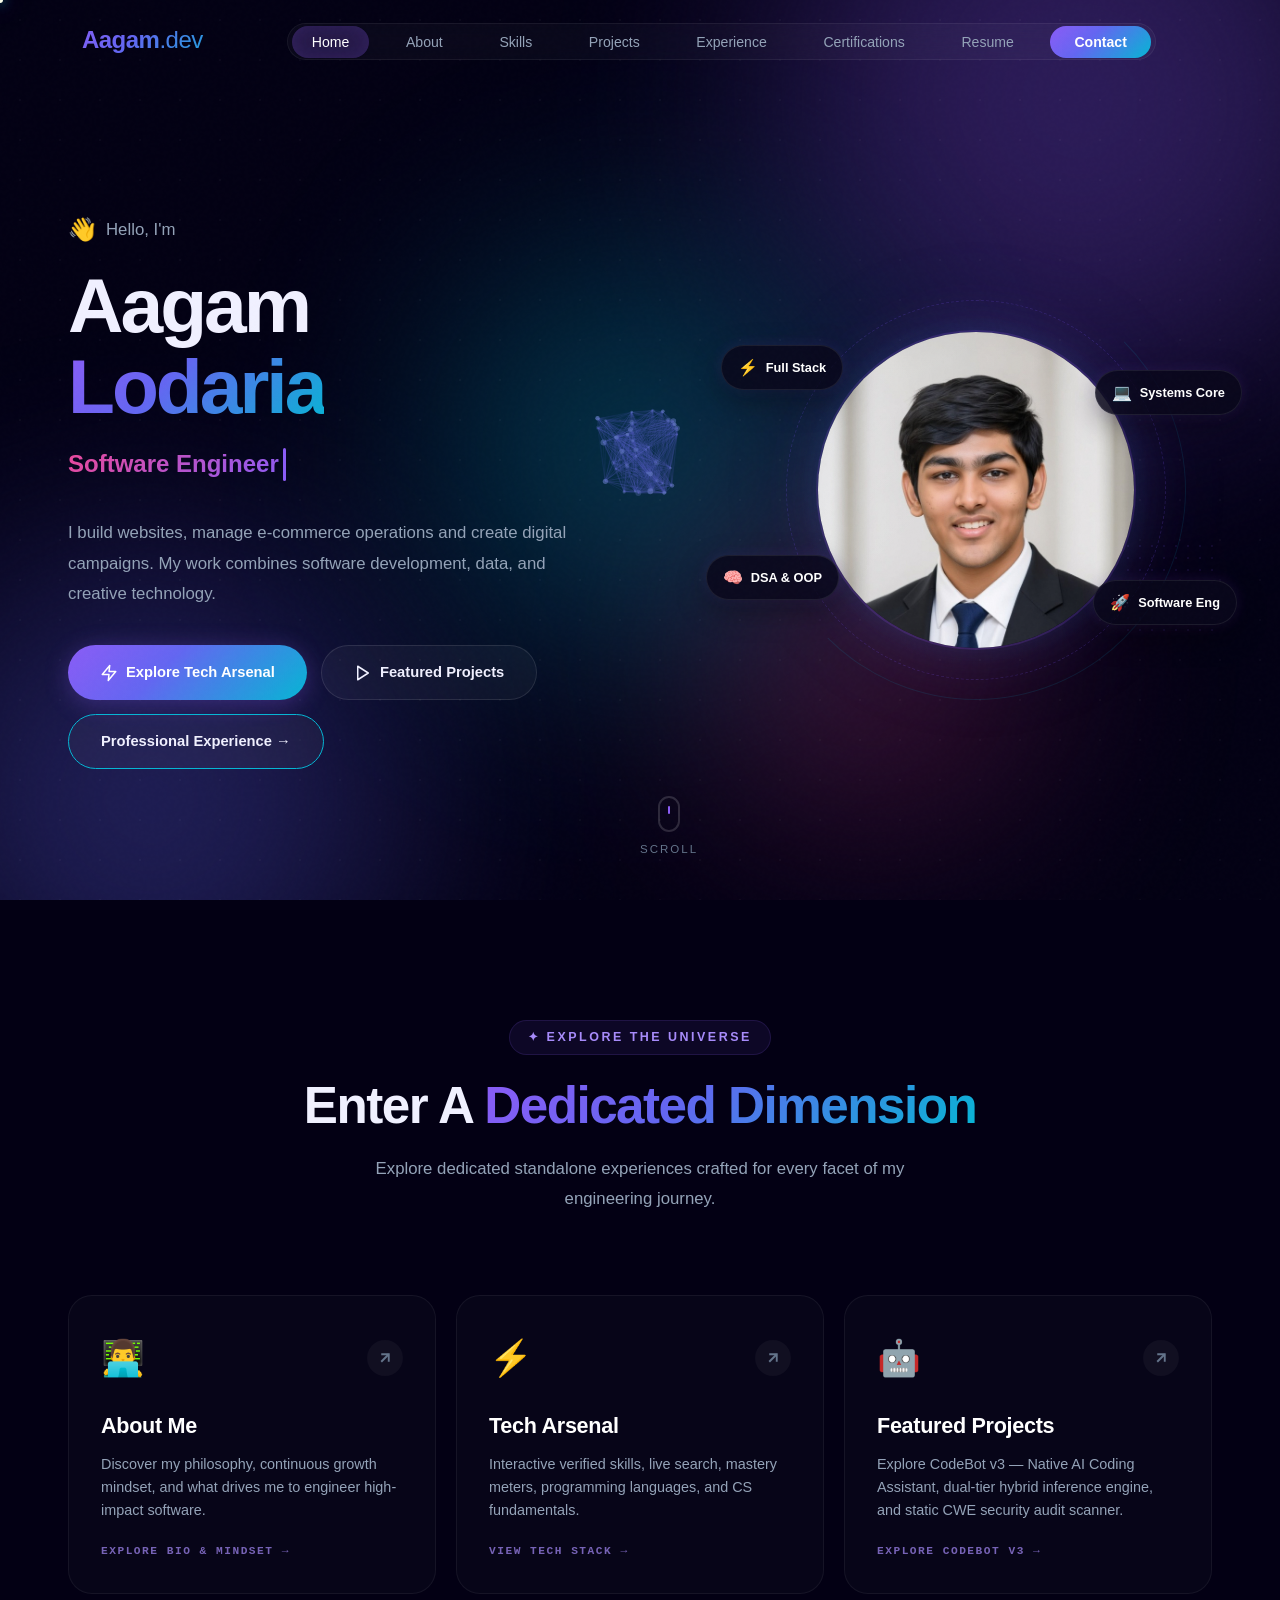
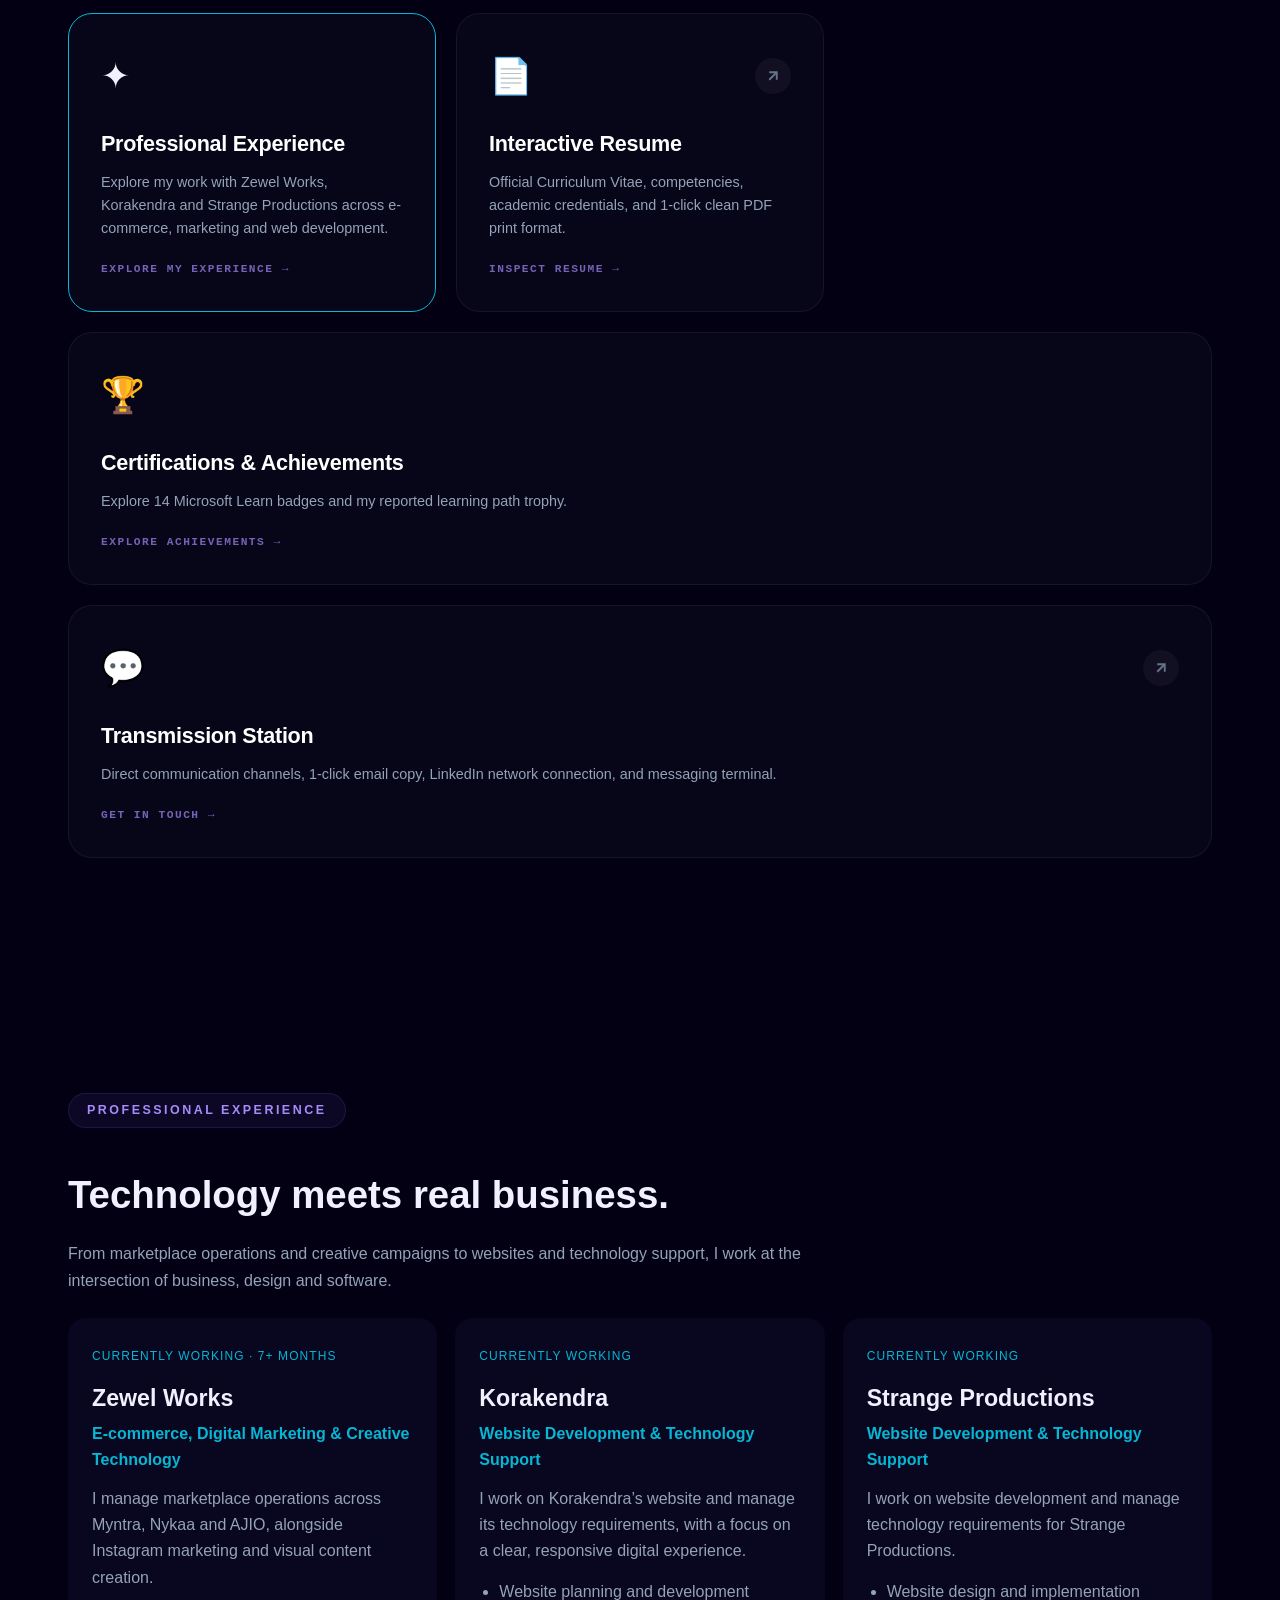
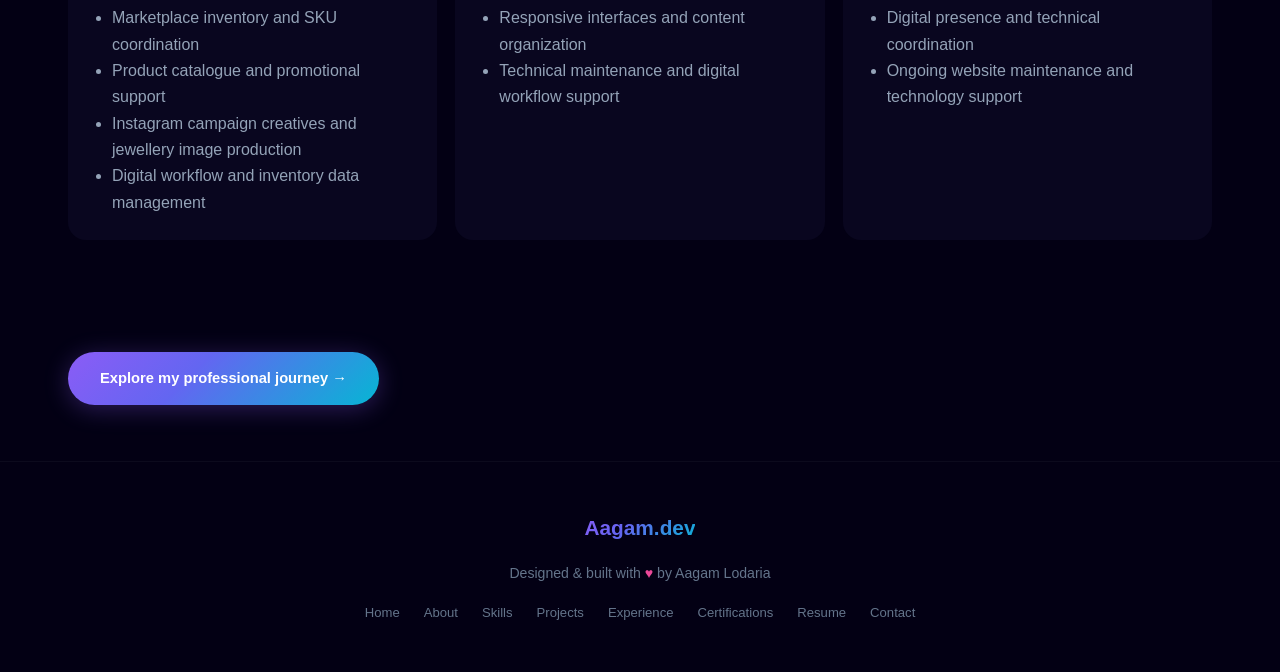
<file: index.html>
<!DOCTYPE html>
<html lang="en">
<head>
  <meta charset="UTF-8">
  <meta name="viewport" content="width=device-width, initial-scale=1.0">
  <meta name="description" content="Aagam Lodaria — Software Engineer, Full Stack Developer & Data Analyst. Passionate about building digital experiences that make a difference.">
  <meta name="keywords" content="Aagam Lodaria, Software Engineer, Full Stack Developer, Data Analyst, Portfolio">
  <meta name="author" content="Aagam Lodaria">
  <meta name="theme-color" content="#7c3aed">

  <!-- Open Graph -->
  <meta property="og:title" content="Aagam Lodaria — Portfolio">
  <meta property="og:description" content="Software Engineer, Full Stack Developer & Data Analyst. Building digital experiences that make a difference.">
  <meta property="og:type" content="website">

  <title>Aagam Lodaria — Software Engineer & Developer</title>

  <link rel="stylesheet" href="style.css">
  <link rel="icon" href="data:image/svg+xml,<svg xmlns='http://www.w3.org/2000/svg' viewBox='0 0 100 100'><text y='.9em' font-size='90'>⚡</text></svg>">
<link rel="canonical" href="https://aagam7854.github.io/">
<noscript><style>.intro-screen{display:none!important}</style></noscript>
</head>
<body data-theme="violet">
<a class="skip-link" href="#mainContent">Skip to content</a>

  <!-- Interactive Background Canvas (Neural / Hyperspace / Matrix) -->
  <canvas id="neuroCanvas"></canvas>

  <!-- Custom Magnetic Cursor -->
  <div class="cursor-dot" id="cursorDot"></div>
  <div class="cursor-ring" id="cursorRing"></div>

  <!-- ===== INTRO / SPLASH SCREEN (HYPERSPACE CYBER-GATE) ===== -->
  <div class="intro-screen" id="introScreen" style="display:none">
    <!-- Skip to Site Button -->
    <button class="intro-skip" id="introSkip" aria-label="Enter Site">
      <span>ENTER SITE</span>
      <svg width="14" height="14" viewBox="0 0 24 24" fill="none" stroke="currentColor" stroke-width="2.5" stroke-linecap="round" stroke-linejoin="round"><polygon points="5 3 19 12 5 21 5 3"/></svg>
    </button>

    <div class="intro-bg">
      <div class="intro-orb intro-orb-1"></div>
      <div class="intro-orb intro-orb-2"></div>
      <div class="intro-orb intro-orb-3"></div>
      <div class="intro-grid-perspective"></div>
    </div>

    <!-- Stage 1: "PORTFOLIO" 3D Chromatic Assembling Text -->
    <div class="intro-text-wrapper" id="introTextWrapper">
      <div class="intro-line-top" id="introLineTop"></div>
      <h1 class="intro-title" id="introTitle">
        <span class="intro-letter" data-letter="P">P</span>
        <span class="intro-letter" data-letter="O">O</span>
        <span class="intro-letter" data-letter="R">R</span>
        <span class="intro-letter" data-letter="T">T</span>
        <span class="intro-letter" data-letter="F">F</span>
        <span class="intro-letter" data-letter="O">O</span>
        <span class="intro-letter" data-letter="L">L</span>
        <span class="intro-letter" data-letter="I">I</span>
        <span class="intro-letter" data-letter="O">O</span>
      </h1>
      <div class="intro-subtitle" id="introSubtitle" data-text="AAGAM LODARIA">AAGAM LODARIA</div>
      <div class="intro-line-bottom" id="introLineBottom"></div>
      <div class="intro-loader-bar">
        <div class="intro-loader-fill" id="introLoaderFill"></div>
      </div>
    </div>

    <!-- Stage 2: 3D Holographic Photo Portal Reveal -->
    <div class="intro-photo-wrapper" id="introPhotoWrapper">
      <!-- Cyber Gyro Rings -->
      <div class="intro-photo-ring intro-ring-outer" id="introRingOuter">
        <div class="ring-tick ring-tick-0"></div>
        <div class="ring-tick ring-tick-90"></div>
        <div class="ring-tick ring-tick-180"></div>
        <div class="ring-tick ring-tick-270"></div>
      </div>
      <div class="intro-photo-ring intro-ring-mid" id="introRingMid"></div>
      <div class="intro-photo-ring intro-ring-inner" id="introRingInner"></div>
      
      <!-- Photo Container with Holographic Scan -->
      <div class="intro-photo" id="introPhoto">
        <img decoding="async" src="assets/images/aagam-photo.jpg" alt="Aagam Lodaria">
        <div class="intro-photo-scanner"></div>
        <div class="intro-photo-glitch"></div>
      </div>

      <div class="intro-photo-name" id="introPhotoName">Aagam Lodaria</div>
      <div class="intro-photo-role" id="introPhotoRole">Software Engineer · Full Stack Developer · Data Analyst</div>
    </div>

    <!-- Stage 3 Warp Flare Shockwave -->
    <div class="intro-shockwave" id="introShockwave"></div>
  </div>

  <!-- Scroll Progress Bar -->
  <div class="scroll-progress" id="scrollProgress"></div>

  <!-- Navigation -->
  <nav class="navbar" id="navbar">
    <div class="container">
      <a href="index.html" class="nav-logo">
        <span class="logo-bracket">&lt;</span>Aagam<span class="logo-dot">.dev</span><span class="logo-bracket">/&gt;</span>
      </a>
      <ul class="nav-links" id="navLinks">
        <li><a href="index.html" class="nav-link active">Home</a></li>
        <li><a href="about.html" class="nav-link">About</a></li>
        <li><a href="skills.html" class="nav-link">Skills</a></li>
        <li><a href="projects.html" class="nav-link">Projects</a></li>
        <li><a href="experience.html" class="nav-link">Experience</a></li>
        <li><a href="certifications.html" class="nav-link">Certifications</a></li>
        <li><a href="resume.html" class="nav-link">Resume</a></li>
        <li><a href="contact.html" class="nav-link nav-cta">Contact</a></li>
      </ul>
      <div class="nav-actions">
        <div class="nav-toggle" id="navToggle" role="button" tabindex="0" aria-label="Toggle navigation" aria-controls="navLinks" aria-expanded="false">
          <span></span>
          <span></span>
          <span></span>
        </div>
      </div>
    </div>
    <div class="nav-overlay" id="navOverlay"></div>
  </nav>

  <main id="mainContent" tabindex="-1">

    <!-- ===== HERO SECTION ===== -->
    <section class="hero" id="hero">
      <div class="hero-bg">
        <div class="hero-orb"></div>
        <div class="hero-orb"></div>
        <div class="hero-orb"></div>
        <div class="hero-orb"></div>
      </div>
      <div class="hero-grid"></div>

      <div class="container">
        <div class="hero-content-grid">
          <div class="hero-content">
            <div class="hero-greeting">
              <span class="wave">👋</span>
              <span>Hello, I'm</span>
            </div>
            <h1 class="hero-name">
              Aagam<br>
              <span class="highlight">Lodaria</span>
            </h1>
            <div class="hero-typing-wrapper">
              <span class="typed-text" id="typedText">Software Developer</span>
              <span class="typing-cursor"></span>
            </div>
            <p class="hero-description">
              I build websites, manage e-commerce operations and create digital campaigns. My work combines software development, data, and creative technology.
            </p>
            <div class="hero-cta">
              <a href="skills.html" class="btn btn-primary">
                <svg width="18" height="18" viewBox="0 0 24 24" fill="none" stroke="currentColor" stroke-width="2" stroke-linecap="round" stroke-linejoin="round"><polygon points="13 2 3 14 12 14 11 22 21 10 12 10 13 2"/></svg>
                Explore Tech Arsenal
              </a>
              <a href="projects.html" class="btn btn-secondary">
                <svg width="18" height="18" viewBox="0 0 24 24" fill="none" stroke="currentColor" stroke-width="2" stroke-linecap="round" stroke-linejoin="round"><polygon points="5 3 19 12 5 21 5 3"/></svg>
                Featured Projects
              </a>
              <a href="experience.html" class="btn btn-secondary experience-cta">Professional Experience →</a>
            </div>
          </div>

          <!-- Hero Photo with 3D Orbital Floating Badges -->
          <div class="hero-photo-wrapper" id="heroPhotoWrapper">
            <div class="hero-photo-glow"></div>
            <div class="hero-gyro-ring hero-gyro-1"></div>
            <div class="hero-gyro-ring hero-gyro-2"></div>
            <div class="hero-photo" id="heroPhotoEl">
              <img decoding="async" src="assets/images/aagam-photo.jpg" alt="Aagam Lodaria">
              <div class="hero-photo-shine"></div>
            </div>
            
            <!-- Orbiting 3D Tech Badges -->
            <div class="orbit-badge orbit-badge-1" data-parallax="25">
              <span class="badge-icon">⚡</span>
              <span>Full Stack</span>
            </div>
            <div class="orbit-badge orbit-badge-2" data-parallax="-20">
              <span class="badge-icon">💻</span>
              <span>Systems Core</span>
            </div>
            <div class="orbit-badge orbit-badge-3" data-parallax="18">
              <span class="badge-icon">🧠</span>
              <span>DSA & OOP</span>
            </div>
            <div class="orbit-badge orbit-badge-4" data-parallax="-22">
              <span class="badge-icon">🚀</span>
              <span>Software Eng</span>
            </div>

            <div class="hero-photo-dots"></div>
          </div>
        </div>
      </div>

      <div class="scroll-indicator">
        <div class="mouse"></div>
        <span>Scroll</span>
      </div>
    </section>

    <!-- ===== EXPLORE DIMENSIONS (FEATURE GATEWAYS) ===== -->
    <section class="section-portals" id="portals">
      <div class="container">
        <div class="section-header reveal">
          <div class="section-label">✦ Explore The Universe</div>
          <h2 class="section-title">
            Enter A <span class="gradient-text">Dedicated Dimension</span>
          </h2>
          <p class="section-subtitle">
            Explore dedicated standalone experiences crafted for every facet of my engineering journey.
          </p>
        </div>

        <div class="portals-grid" >
          <!-- 1. About Portal -->
          <a href="about.html" class="portal-card reveal reveal-delay-1">
            <div class="portal-card-top">
              <span class="portal-icon">👨‍💻</span>
              <div class="portal-arrow">
                <svg width="18" height="18" viewBox="0 0 24 24" fill="none" stroke="currentColor" stroke-width="2.5"><line x1="7" y1="17" x2="17" y2="7"/><polyline points="7 7 17 7 17 17"/></svg>
              </div>
            </div>
            <div>
              <h3>About Me</h3>
              <p>Discover my philosophy, continuous growth mindset, and what drives me to engineer high-impact software.</p>
            </div>
            <span class="portal-tag">Explore Bio & Mindset →</span>
          </a>

          <!-- 2. Skills Portal -->
          <a href="skills.html" class="portal-card reveal reveal-delay-2">
            <div class="portal-card-top">
              <span class="portal-icon">⚡</span>
              <div class="portal-arrow">
                <svg width="18" height="18" viewBox="0 0 24 24" fill="none" stroke="currentColor" stroke-width="2.5"><line x1="7" y1="17" x2="17" y2="7"/><polyline points="7 7 17 7 17 17"/></svg>
              </div>
            </div>
            <div>
              <h3>Tech Arsenal</h3>
              <p>Interactive verified skills, live search, mastery meters, programming languages, and CS fundamentals.</p>
            </div>
            <span class="portal-tag">View Tech Stack →</span>
          </a>

          <!-- 3. Projects Portal -->
          <a href="projects.html" class="portal-card reveal reveal-delay-1">
            <div class="portal-card-top">
              <span class="portal-icon">🤖</span>
              <div class="portal-arrow">
                <svg width="18" height="18" viewBox="0 0 24 24" fill="none" stroke="currentColor" stroke-width="2.5"><line x1="7" y1="17" x2="17" y2="7"/><polyline points="7 7 17 7 17 17"/></svg>
              </div>
            </div>
            <div>
              <h3>Featured Projects</h3>
              <p>Explore CodeBot v3 — Native AI Coding Assistant, dual-tier hybrid inference engine, and static CWE security audit scanner.</p>
            </div>
            <span class="portal-tag">Explore CodeBot v3 →</span>
          </a>

          <a href="experience.html" class="portal-card experience-portal">
            <div class="portal-card-top"><span class="portal-icon">✦</span></div>
            <div><h3>Professional Experience</h3><p>Explore my work with Zewel Works, Korakendra and Strange Productions across e-commerce, marketing and web development.</p></div>
            <span class="portal-tag">Explore My Experience →</span>
          </a>
          <!-- 4. Resume Portal -->
          <a href="resume.html" class="portal-card reveal reveal-delay-2">
            <div class="portal-card-top">
              <span class="portal-icon">📄</span>
              <div class="portal-arrow">
                <svg width="18" height="18" viewBox="0 0 24 24" fill="none" stroke="currentColor" stroke-width="2.5"><line x1="7" y1="17" x2="17" y2="7"/><polyline points="7 7 17 7 17 17"/></svg>
              </div>
            </div>
            <div>
              <h3>Interactive Resume</h3>
              <p>Official Curriculum Vitae, competencies, academic credentials, and 1-click clean PDF print format.</p>
            </div>
            <span class="portal-tag">Inspect Resume →</span>
          </a>

          <a href="certifications.html" class="portal-card reveal reveal-delay-2" style="grid-column: 1 / -1;">
            <div class="portal-card-top"><span class="portal-icon">🏆</span></div>
            <div><h3>Certifications &amp; Achievements</h3><p>Explore 14 Microsoft Learn badges and my reported learning path trophy.</p></div>
            <span class="portal-tag">Explore Achievements →</span>
          </a>
          <!-- 5. Contact Portal -->
          <a href="contact.html" class="portal-card reveal reveal-delay-3" style="grid-column: 1 / -1;">
            <div class="portal-card-top">
              <span class="portal-icon">💬</span>
              <div class="portal-arrow">
                <svg width="18" height="18" viewBox="0 0 24 24" fill="none" stroke="currentColor" stroke-width="2.5"><line x1="7" y1="17" x2="17" y2="7"/><polyline points="7 7 17 7 17 17"/></svg>
              </div>
            </div>
            <div>
              <h3>Transmission Station</h3>
              <p>Direct communication channels, 1-click email copy, LinkedIn network connection, and messaging terminal.</p>
            </div>
            <span class="portal-tag">Get In Touch →</span>
          </a>
        </div>
      </div>
    </section>

  <section class="work-section" id="professional-experience"><div class="container"><div class="section-label">Professional experience</div><h2>Technology meets <span class="gradient-text">real business.</span></h2><p class="work-lead">From marketplace operations and creative campaigns to websites and technology support, I work at the intersection of business, design and software.</p><div class="work-grid"><article class="work-card"><span class="work-status">Currently working · 7+ months</span><h3>Zewel Works</h3><p class="work-role">E-commerce, Digital Marketing & Creative Technology</p><p>I manage marketplace operations across Myntra, Nykaa and AJIO, alongside Instagram marketing and visual content creation.</p><ul><li>Marketplace inventory and SKU coordination</li><li>Product catalogue and promotional support</li><li>Instagram campaign creatives and jewellery image production</li><li>Digital workflow and inventory data management</li></ul></article><article class="work-card"><span class="work-status">Currently working</span><h3>Korakendra</h3><p class="work-role">Website Development & Technology Support</p><p>I work on Korakendra’s website and manage its technology requirements, with a focus on a clear, responsive digital experience.</p><ul><li>Website planning and development</li><li>Responsive interfaces and content organization</li><li>Technical maintenance and digital workflow support</li></ul></article><article class="work-card"><span class="work-status">Currently working</span><h3>Strange Productions</h3><p class="work-role">Website Development & Technology Support</p><p>I work on website development and manage technology requirements for Strange Productions.</p><ul><li>Website design and implementation</li><li>Digital presence and technical coordination</li><li>Ongoing website maintenance and technology support</li></ul></article></div></div></section><section class="work-section"><div class="container"><a class="btn btn-primary" href="experience.html">Explore my professional journey →</a></div></section></main>

  <!-- Footer -->
  <footer class="footer">
    <div class="container">
      <div class="footer-content">
        <div class="footer-logo">Aagam.dev</div>
        <p class="footer-text">
          Designed & built with <span class="heart">♥</span> by Aagam Lodaria
        </p>
        <div class="footer-links">
          <a href="index.html">Home</a>
          <a href="about.html">About</a>
          <a href="skills.html">Skills</a>
          <a href="projects.html">Projects</a>
          <a href="experience.html">Experience</a>
          <a href="certifications.html">Certifications</a>
          <a href="resume.html">Resume</a>
          <a href="contact.html">Contact</a>
        </div>
      </div>
    </div>
  </footer>

  <script src="script.js" defer></script>
</body>
</html>
</file>
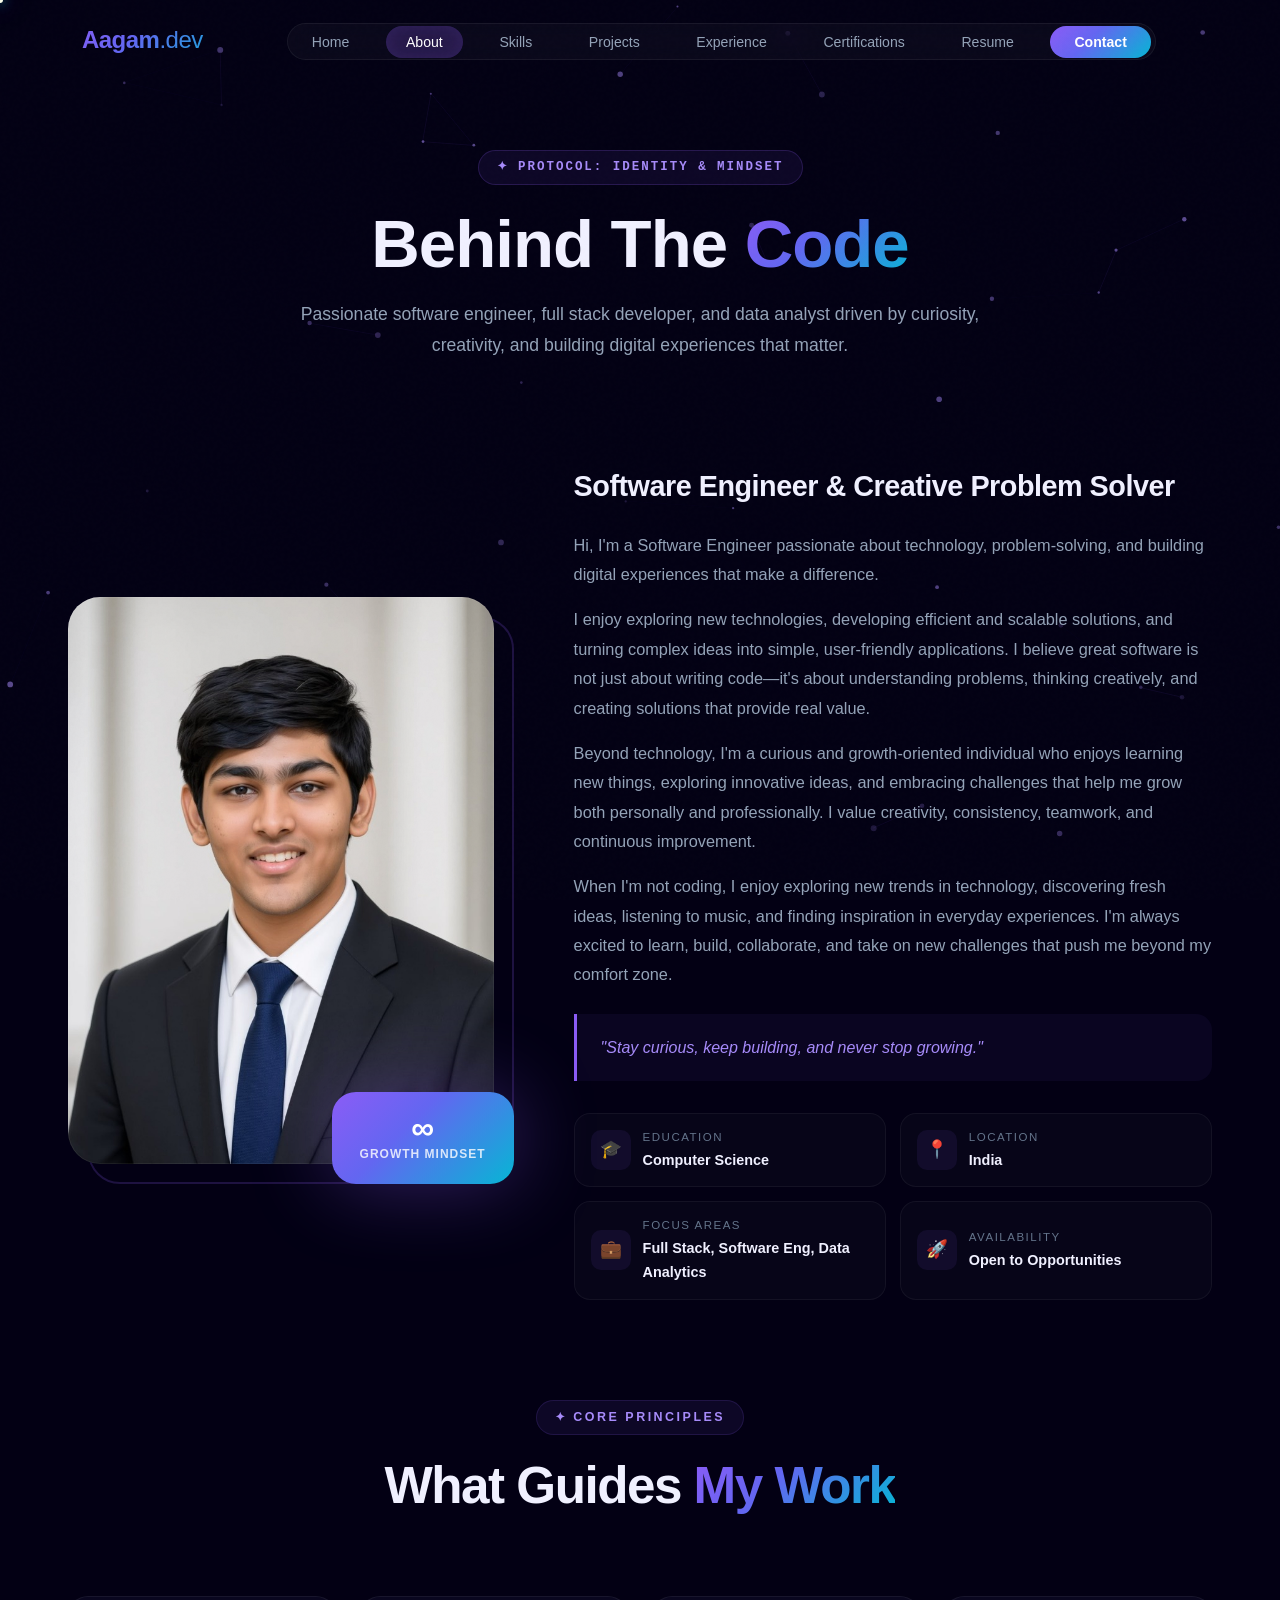
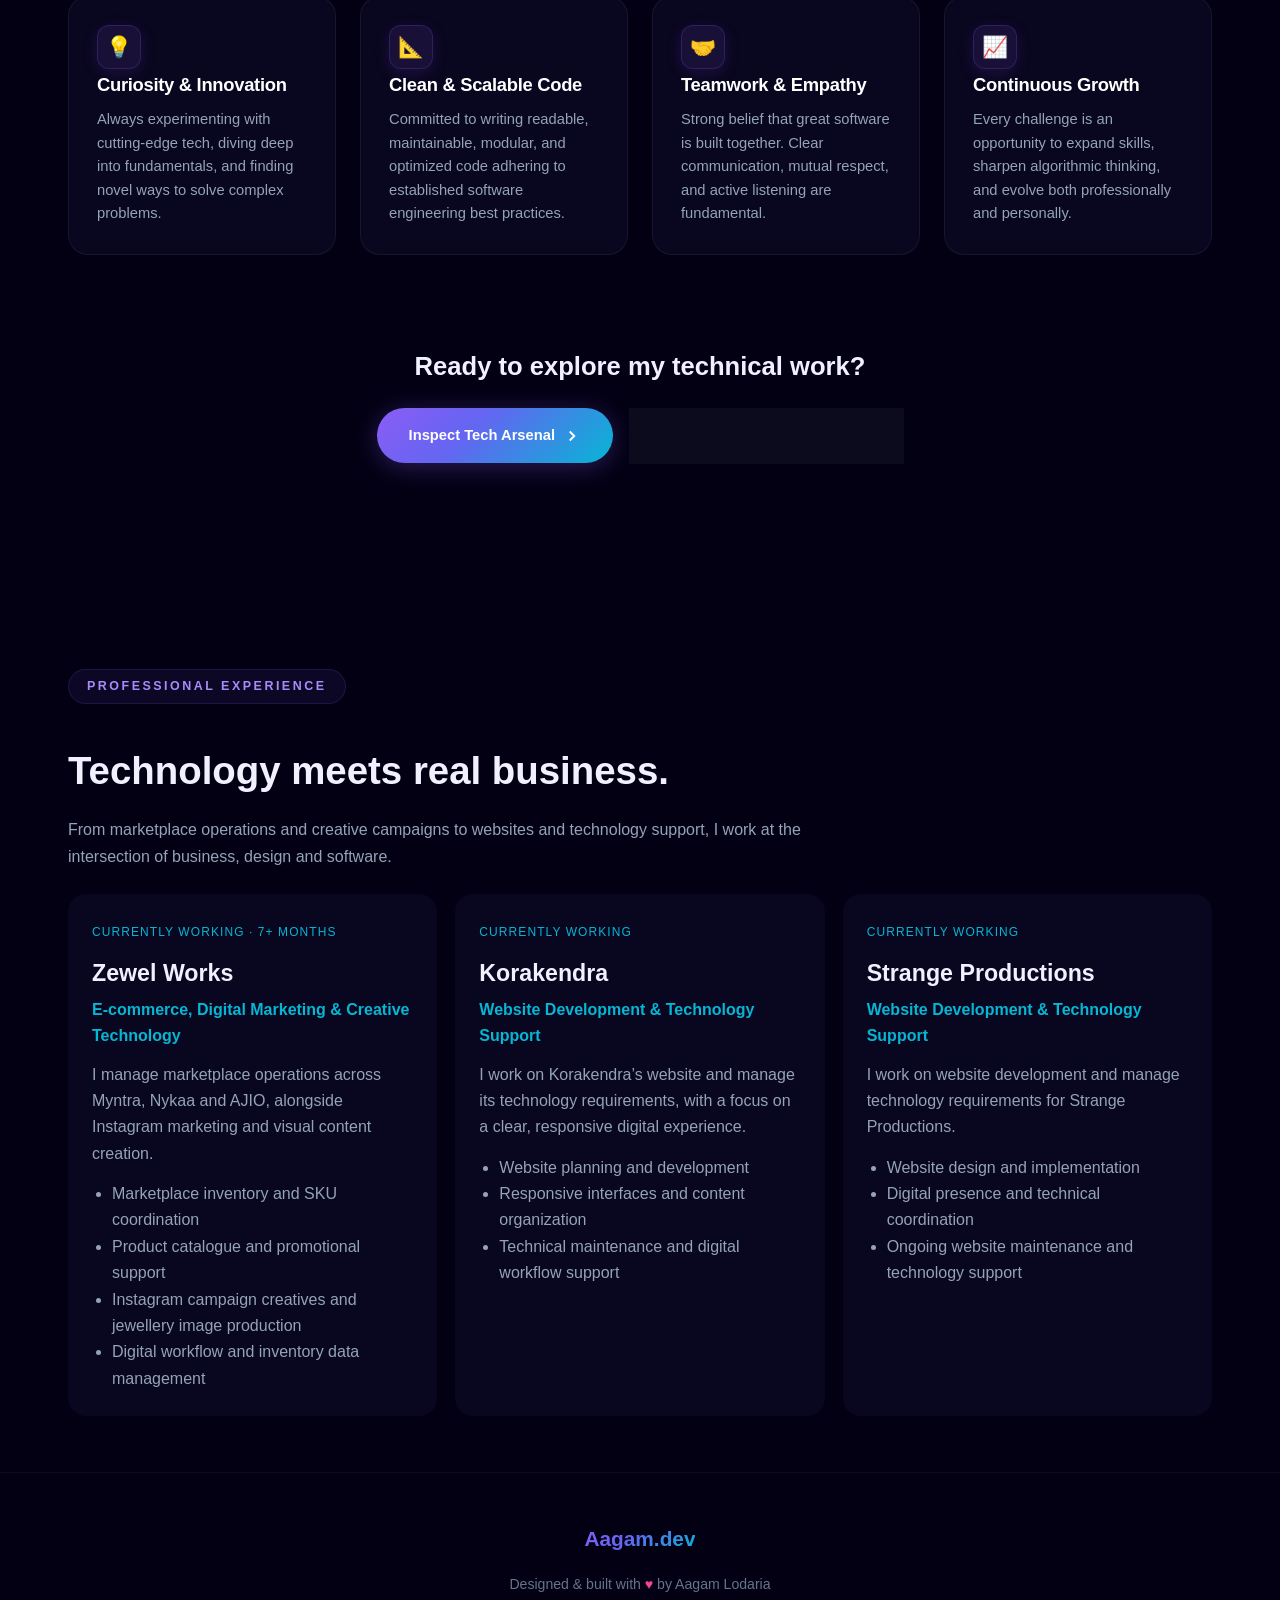
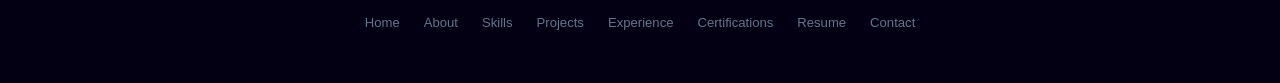
<file: about.html>
<!DOCTYPE html>
<html lang="en">
<head>
  <meta charset="UTF-8">
  <meta name="viewport" content="width=device-width, initial-scale=1.0">
  <meta name="description" content="About Aagam Lodaria — Software Engineer, Full Stack Developer & Data Analyst. Learn about my philosophy, values, and journey.">
  <title>About Me — Aagam Lodaria</title>
  <link rel="stylesheet" href="style.css">
  <link rel="icon" href="data:image/svg+xml,<svg xmlns='http://www.w3.org/2000/svg' viewBox='0 0 100 100'><text y='.9em' font-size='90'>⚡</text></svg>">
</head>
<body data-theme="violet">
<a class="skip-link" href="#mainContent">Skip to content</a>

  <!-- Interactive Background Canvas -->
  <canvas id="neuroCanvas"></canvas>

  <!-- Custom Magnetic Cursor -->
  <div class="cursor-dot" id="cursorDot"></div>
  <div class="cursor-ring" id="cursorRing"></div>

  <!-- Scroll Progress Bar -->
  <div class="scroll-progress" id="scrollProgress"></div>

  <!-- Navigation -->
  <nav class="navbar" id="navbar">
    <div class="container">
      <a href="index.html" class="nav-logo">
        <span class="logo-bracket">&lt;</span>Aagam<span class="logo-dot">.dev</span><span class="logo-bracket">/&gt;</span>
      </a>
      <ul class="nav-links" id="navLinks">
        <li><a href="index.html" class="nav-link">Home</a></li>
        <li><a href="about.html" class="nav-link active">About</a></li>
        <li><a href="skills.html" class="nav-link">Skills</a></li>
        <li><a href="projects.html" class="nav-link">Projects</a></li>
        <li><a href="experience.html" class="nav-link">Experience</a></li>
        <li><a href="certifications.html" class="nav-link">Certifications</a></li>
        <li><a href="resume.html" class="nav-link">Resume</a></li>
        <li><a href="contact.html" class="nav-link nav-cta">Contact</a></li>
      </ul>
      <div class="nav-actions">
        <div class="nav-toggle" id="navToggle" role="button" tabindex="0" aria-label="Toggle navigation" aria-controls="navLinks" aria-expanded="false">
          <span></span>
          <span></span>
          <span></span>
        </div>
      </div>
    </div>
    <div class="nav-overlay" id="navOverlay"></div>
  </nav>

  <main id="mainContent" tabindex="-1">

    <!-- Page Header -->
    <section class="page-header-section">
      <div class="container">
        <div class="page-badge reveal">✦ Protocol: Identity & Mindset</div>
        <h1 class="page-title reveal reveal-delay-1">
          Behind The <span class="gradient-text">Code</span>
        </h1>
        <p class="page-subtitle reveal reveal-delay-2">
          Passionate software engineer, full stack developer, and data analyst driven by curiosity, creativity, and building digital experiences that matter.
        </p>
      </div>
    </section>

    <!-- Detailed About Section -->
    <section class="about" style="padding-top: 20px;">
      <div class="container">
        <div class="about-content">
          <div class="about-image-wrapper reveal reveal-delay-1">
            <div class="about-image">
              <img decoding="async" src="assets/images/aagam-photo.jpg" alt="Aagam Lodaria - Software Engineer">
            </div>
            <div class="about-image-frame"></div>
            <div class="about-badge">
              <div class="about-badge-number">∞</div>
              <div class="about-badge-label">Growth Mindset</div>
            </div>
          </div>

          <div class="about-text reveal reveal-delay-2">
            <h3>Software Engineer & Creative Problem Solver</h3>
            <p>
              Hi, I'm a Software Engineer passionate about technology, problem-solving, and building digital experiences that make a difference.
            </p>
            <p>
              I enjoy exploring new technologies, developing efficient and scalable solutions, and turning complex ideas into simple, user-friendly applications. I believe great software is not just about writing code—it's about understanding problems, thinking creatively, and creating solutions that provide real value.
            </p>
            <p>
              Beyond technology, I'm a curious and growth-oriented individual who enjoys learning new things, exploring innovative ideas, and embracing challenges that help me grow both personally and professionally. I value creativity, consistency, teamwork, and continuous improvement.
            </p>
            <p>
              When I'm not coding, I enjoy exploring new trends in technology, discovering fresh ideas, listening to music, and finding inspiration in everyday experiences. I'm always excited to learn, build, collaborate, and take on new challenges that push me beyond my comfort zone.
            </p>
            
            <div class="philosophy">
              "Stay curious, keep building, and never stop growing."
            </div>

            <div class="about-details">
              <div class="about-detail-item">
                <div class="about-detail-icon">🎓</div>
                <div class="about-detail-text">
                  <div class="about-detail-label">Education</div>
                  <div class="about-detail-value">Computer Science</div>
                </div>
              </div>
              <div class="about-detail-item">
                <div class="about-detail-icon">📍</div>
                <div class="about-detail-text">
                  <div class="about-detail-label">Location</div>
                  <div class="about-detail-value">India</div>
                </div>
              </div>
              <div class="about-detail-item">
                <div class="about-detail-icon">💼</div>
                <div class="about-detail-text">
                  <div class="about-detail-label">Focus Areas</div>
                  <div class="about-detail-value">Full Stack, Software Eng, Data Analytics</div>
                </div>
              </div>
              <div class="about-detail-item">
                <div class="about-detail-icon">🚀</div>
                <div class="about-detail-text">
                  <div class="about-detail-label">Availability</div>
                  <div class="about-detail-value">Open to Opportunities</div>
                </div>
              </div>
            </div>
          </div>
        </div>

        <!-- Core Engineering Pillars Grid -->
        <div style="margin-top: 100px;">
          <div class="section-header reveal">
            <div class="section-label">✦ Core Principles</div>
            <h2 class="section-title">
              What Guides <span class="gradient-text">My Work</span>
            </h2>
          </div>

          <div class="skills-grid" style="grid-template-columns: repeat(auto-fit, minmax(260px, 1fr));">
            <div class="skill-category reveal reveal-delay-1">
              <div class="skill-category-icon">💡</div>
              <h3>Curiosity & Innovation</h3>
              <p style="color: var(--text-secondary); font-size: 0.92rem; line-height: 1.6; margin-top: 8px;">
                Always experimenting with cutting-edge tech, diving deep into fundamentals, and finding novel ways to solve complex problems.
              </p>
            </div>

            <div class="skill-category reveal reveal-delay-2">
              <div class="skill-category-icon">📐</div>
              <h3>Clean & Scalable Code</h3>
              <p style="color: var(--text-secondary); font-size: 0.92rem; line-height: 1.6; margin-top: 8px;">
                Committed to writing readable, maintainable, modular, and optimized code adhering to established software engineering best practices.
              </p>
            </div>

            <div class="skill-category reveal reveal-delay-3">
              <div class="skill-category-icon">🤝</div>
              <h3>Teamwork & Empathy</h3>
              <p style="color: var(--text-secondary); font-size: 0.92rem; line-height: 1.6; margin-top: 8px;">
                Strong belief that great software is built together. Clear communication, mutual respect, and active listening are fundamental.
              </p>
            </div>

            <div class="skill-category reveal reveal-delay-4">
              <div class="skill-category-icon">📈</div>
              <h3>Continuous Growth</h3>
              <p style="color: var(--text-secondary); font-size: 0.92rem; line-height: 1.6; margin-top: 8px;">
                Every challenge is an opportunity to expand skills, sharpen algorithmic thinking, and evolve both professionally and personally.
              </p>
            </div>
          </div>
        </div>

        <!-- Next Page Navigation Banner -->
        <div style="margin: 90px 0 30px; text-align: center;" class="reveal">
          <h3 style="font-size: 1.6rem; margin-bottom: 20px;">Ready to explore my technical work?</h3>
          <div style="display: flex; gap: 16px; justify-content: center; flex-wrap: wrap;">
            <a href="skills.html" class="btn btn-primary">
              <span>Inspect Tech Arsenal</span>
              <svg width="18" height="18" viewBox="0 0 24 24" fill="none" stroke="currentColor" stroke-width="2.5"><polyline points="9 18 15 12 9 6"/></svg>
            </a>
            <a href="projects.html" class="btn btn-secondary">
              <span>Explore Featured Projects</span>
              <svg width="18" height="18" viewBox="0 0 24 24" fill="none" stroke="currentColor" stroke-width="2.5"><polyline points="9 18 15 12 9 6"/></svg>
            </a>
          </div>
        </div>

      </div>
    </section>

  <section class="work-section" id="professional-experience"><div class="container"><div class="section-label">Professional experience</div><h2>Technology meets <span class="gradient-text">real business.</span></h2><p class="work-lead">From marketplace operations and creative campaigns to websites and technology support, I work at the intersection of business, design and software.</p><div class="work-grid"><article class="work-card"><span class="work-status">Currently working · 7+ months</span><h3>Zewel Works</h3><p class="work-role">E-commerce, Digital Marketing & Creative Technology</p><p>I manage marketplace operations across Myntra, Nykaa and AJIO, alongside Instagram marketing and visual content creation.</p><ul><li>Marketplace inventory and SKU coordination</li><li>Product catalogue and promotional support</li><li>Instagram campaign creatives and jewellery image production</li><li>Digital workflow and inventory data management</li></ul></article><article class="work-card"><span class="work-status">Currently working</span><h3>Korakendra</h3><p class="work-role">Website Development & Technology Support</p><p>I work on Korakendra’s website and manage its technology requirements, with a focus on a clear, responsive digital experience.</p><ul><li>Website planning and development</li><li>Responsive interfaces and content organization</li><li>Technical maintenance and digital workflow support</li></ul></article><article class="work-card"><span class="work-status">Currently working</span><h3>Strange Productions</h3><p class="work-role">Website Development & Technology Support</p><p>I work on website development and manage technology requirements for Strange Productions.</p><ul><li>Website design and implementation</li><li>Digital presence and technical coordination</li><li>Ongoing website maintenance and technology support</li></ul></article></div></div></section></main>

  <!-- Footer -->
  <footer class="footer">
    <div class="container">
      <div class="footer-content">
        <div class="footer-logo">Aagam.dev</div>
        <p class="footer-text">
          Designed & built with <span class="heart">♥</span> by Aagam Lodaria
        </p>
        <div class="footer-links">
          <a href="index.html">Home</a>
          <a href="about.html">About</a>
          <a href="skills.html">Skills</a>
          <a href="projects.html">Projects</a>
          <a href="experience.html">Experience</a>
          <a href="certifications.html">Certifications</a>
          <a href="resume.html">Resume</a>
          <a href="contact.html">Contact</a>
        </div>
      </div>
    </div>
  </footer>

  <script src="script.js" defer></script>
</body>
</html>
</file>
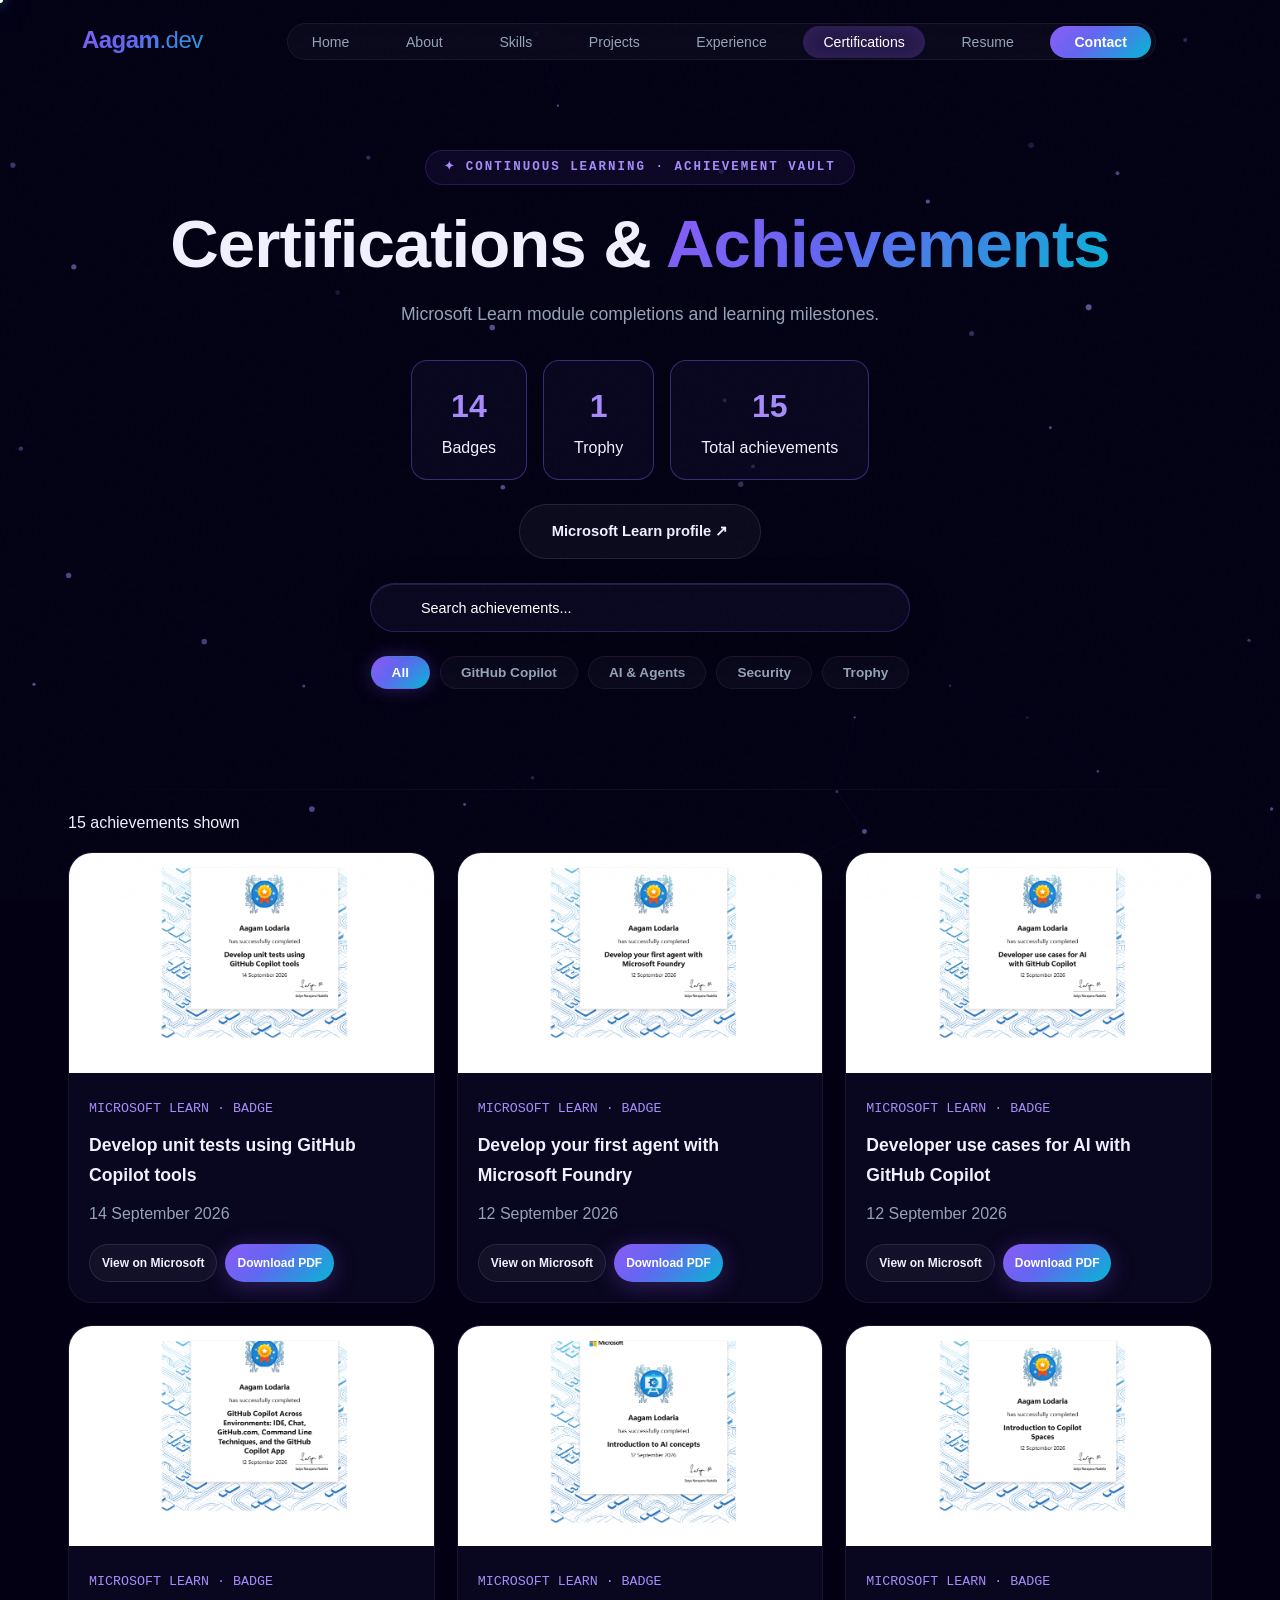
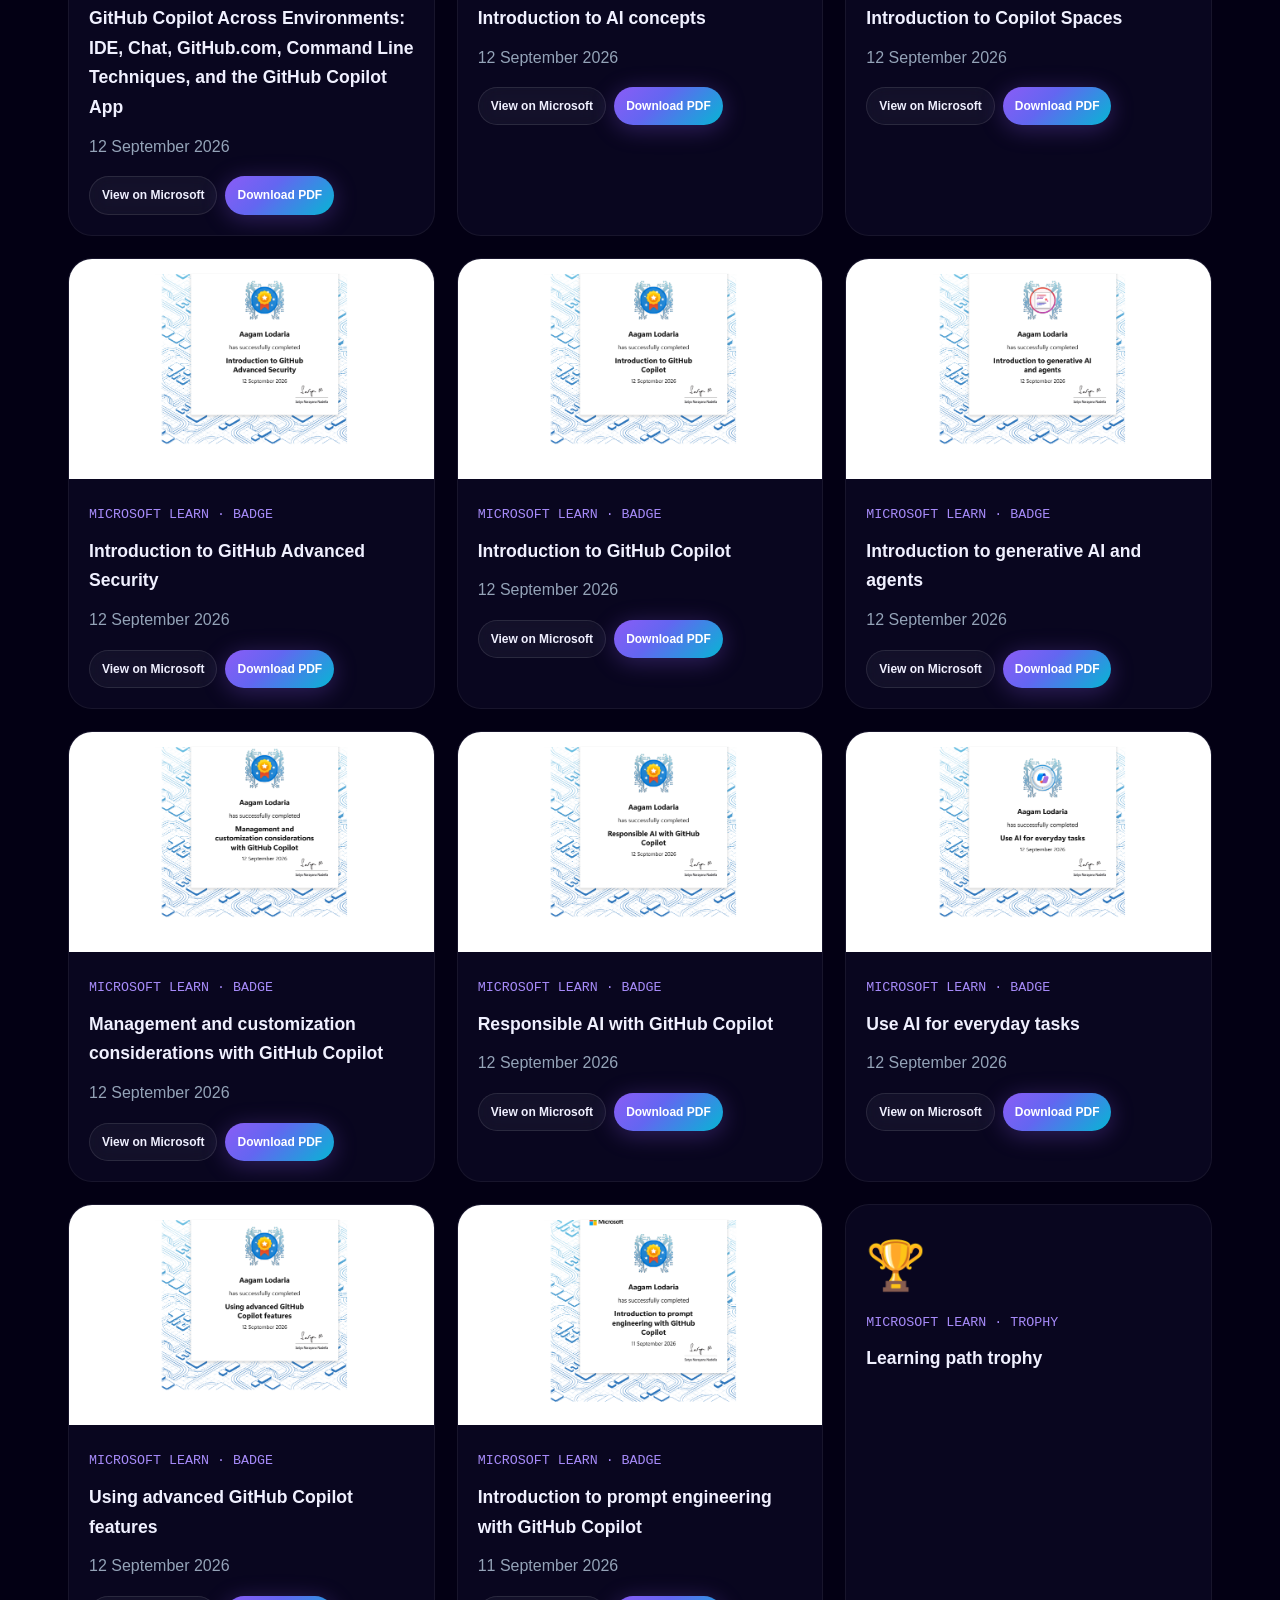
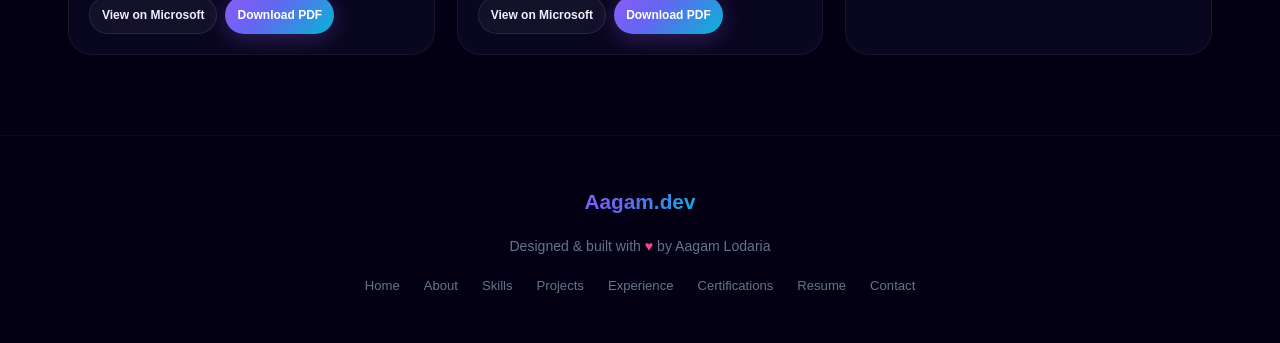
<file: certifications.html>
<!DOCTYPE html>
<html lang="en">
<head>
  <meta charset="UTF-8">
  <meta name="viewport" content="width=device-width, initial-scale=1.0">
  <meta name="description" content="Microsoft Learn achievements and badges.">
  <title>Certifications &amp; Achievements — Aagam Lodaria</title>
  <link rel="stylesheet" href="style.css">
  <link rel="icon" href="data:image/svg+xml,<svg xmlns='http://www.w3.org/2000/svg' viewBox='0 0 100 100'><text y='.9em' font-size='90'>⚡</text></svg>">
</head>
<body data-theme="violet">
<a class="skip-link" href="#mainContent">Skip to content</a>

  <!-- Interactive Background Canvas -->
  <canvas id="neuroCanvas"></canvas>

  <!-- Custom Magnetic Cursor -->
  <div class="cursor-dot" id="cursorDot"></div>
  <div class="cursor-ring" id="cursorRing"></div>

  <!-- Scroll Progress Bar -->
  <div class="scroll-progress" id="scrollProgress"></div>

  <!-- Navigation -->
  <nav class="navbar" id="navbar">
    <div class="container">
      <a href="index.html" class="nav-logo">
        <span class="logo-bracket">&lt;</span>Aagam<span class="logo-dot">.dev</span><span class="logo-bracket">/&gt;</span>
      </a>
      <ul class="nav-links" id="navLinks">
        <li><a href="index.html" class="nav-link">Home</a></li>
        <li><a href="about.html" class="nav-link">About</a></li>
        <li><a href="skills.html" class="nav-link">Skills</a></li>
        <li><a href="projects.html" class="nav-link">Projects</a></li>
        <li><a href="experience.html" class="nav-link">Experience</a></li>
        <li><a href="certifications.html" class="nav-link active">Certifications</a></li>
        <li><a href="resume.html" class="nav-link">Resume</a></li>
        <li><a href="contact.html" class="nav-link nav-cta">Contact</a></li>
      </ul>
      <div class="nav-actions">
        <div class="nav-toggle" id="navToggle" role="button" tabindex="0" aria-label="Toggle navigation" aria-controls="navLinks" aria-expanded="false">
          <span></span>
          <span></span>
          <span></span>
        </div>
      </div>
    </div>
    <div class="nav-overlay" id="navOverlay"></div>
  </nav>

<style>
.achievement-grid{display:grid;grid-template-columns:repeat(auto-fit,minmax(min(100%,300px),1fr));gap:22px}.achievement{border:1px solid var(--border-subtle);background:var(--bg-card);border-radius:var(--radius-lg);overflow:hidden;transition:var(--transition-base)}.achievement:hover{border-color:var(--border-glow);box-shadow:var(--shadow-glow);transform:translateY(-4px)}.preview{display:block;width:100%;border:0;cursor:pointer;background:white}.preview img{width:100%;height:220px;object-fit:contain}.achievement-body{padding:20px}.achievement-body small{color:var(--accent-core);font-family:var(--font-mono)}.achievement-body h3{margin:10px 0;font-size:1.1rem}.achievement-body p{color:var(--text-secondary)}.achievement-actions{display:flex;flex-wrap:wrap;gap:8px;margin-top:16px}.achievement-actions .btn{font-size:.75rem;padding:8px 12px}.achievement[hidden]{display:none}.ach-stats{display:flex;justify-content:center;gap:16px;flex-wrap:wrap;margin:24px 0}.ach-stat{padding:18px 30px;border:1px solid var(--border-glow);border-radius:16px;background:var(--bg-card);text-align:center}.ach-stat strong{display:block;font-size:2rem;color:var(--accent-core)}#achievementDialog{margin:auto;max-width:92vw;max-height:92vh;padding:12px;background:var(--bg-secondary);color:var(--text-primary);border:1px solid var(--border-glow);border-radius:16px}#achievementDialog::backdrop{background:#000c}#achievementDialog img{max-height:75vh;object-fit:contain;margin:auto}#achievementDialog button{display:block;margin:8px 0 8px auto}
</style><main id="mainContent" tabindex="-1"><section class="page-header-section"><div class="container"><div class="page-badge">✦ Continuous Learning · Achievement Vault</div><h1 class="page-title">Certifications &amp; <span class="gradient-text">Achievements</span></h1><p class="page-subtitle">Microsoft Learn module completions and learning milestones.</p><div class="ach-stats"><div class="ach-stat"><strong>14</strong>Badges</div><div class="ach-stat"><strong>1</strong>Trophy</div><div class="ach-stat"><strong>15</strong>Total achievements</div></div><a class="btn btn-secondary" href="https://learn.microsoft.com/en-in/users/aagamlodaria-4422/achievements" target="_blank" rel="noopener">Microsoft Learn profile ↗</a><div class="skill-search-wrapper" style="max-width:540px;margin:24px auto"><input class="skill-search-input" id="achievementSearch" placeholder="Search achievements..." aria-label="Search achievements"></div><div class="filter-bar" id="achievementFilters" style="justify-content:center;flex-wrap:wrap;gap:10px"><button class="filter-btn active" data-filter="All">All</button><button class="filter-btn" data-filter="GitHub Copilot">GitHub Copilot</button><button class="filter-btn" data-filter="AI &amp; Agents">AI &amp; Agents</button><button class="filter-btn" data-filter="Security">Security</button><button class="filter-btn" data-filter="Trophy">Trophy</button></div></div></section><section class="skills" style="padding:20px 0 80px"><div class="container"><p id="achievementCount" aria-live="polite" style="margin-bottom:16px"></p><div class="achievement-grid"><article class="achievement" data-category="GitHub Copilot"><button class="preview" type="button" data-image="assets/achievements/4ca74ack.png" data-title="Develop unit tests using GitHub Copilot tools" aria-label="Preview Develop unit tests using GitHub Copilot tools"><img decoding="async" loading="lazy" src="assets/achievements/4ca74ack.png" alt="Develop unit tests using GitHub Copilot tools"></button><div class="achievement-body"><small>MICROSOFT LEARN · BADGE</small><h3>Develop unit tests using GitHub Copilot tools</h3><p>14 September 2026</p><div class="achievement-actions"><a class="btn btn-secondary" href="https://learn.microsoft.com/en-in/users/aagamlodaria-4422/achievements/print/4ca74ack" target="_blank" rel="noopener">View on Microsoft</a><a class="btn btn-primary" href="assets/achievements/4ca74ack.pdf" download>Download PDF</a></div></div></article><article class="achievement" data-category="AI &amp; Agents"><button class="preview" type="button" data-image="assets/achievements/nqgdxq7f.png" data-title="Develop your first agent with Microsoft Foundry" aria-label="Preview Develop your first agent with Microsoft Foundry"><img decoding="async" loading="lazy" src="assets/achievements/nqgdxq7f.png" alt="Develop your first agent with Microsoft Foundry"></button><div class="achievement-body"><small>MICROSOFT LEARN · BADGE</small><h3>Develop your first agent with Microsoft Foundry</h3><p>12 September 2026</p><div class="achievement-actions"><a class="btn btn-secondary" href="https://learn.microsoft.com/en-in/users/aagamlodaria-4422/achievements/print/nqgdxq7f" target="_blank" rel="noopener">View on Microsoft</a><a class="btn btn-primary" href="assets/achievements/nqgdxq7f.pdf" download>Download PDF</a></div></div></article><article class="achievement" data-category="GitHub Copilot"><button class="preview" type="button" data-image="assets/achievements/ab3g9qb7.png" data-title="Developer use cases for AI with GitHub Copilot" aria-label="Preview Developer use cases for AI with GitHub Copilot"><img decoding="async" loading="lazy" src="assets/achievements/ab3g9qb7.png" alt="Developer use cases for AI with GitHub Copilot"></button><div class="achievement-body"><small>MICROSOFT LEARN · BADGE</small><h3>Developer use cases for AI with GitHub Copilot</h3><p>12 September 2026</p><div class="achievement-actions"><a class="btn btn-secondary" href="https://learn.microsoft.com/en-in/users/aagamlodaria-4422/achievements/print/ab3g9qb7" target="_blank" rel="noopener">View on Microsoft</a><a class="btn btn-primary" href="assets/achievements/ab3g9qb7.pdf" download>Download PDF</a></div></div></article><article class="achievement" data-category="GitHub Copilot"><button class="preview" type="button" data-image="assets/achievements/vsnuhacm.png" data-title="GitHub Copilot Across Environments: IDE, Chat, GitHub.com, Command Line Techniques, and the GitHub Copilot App" aria-label="Preview GitHub Copilot Across Environments: IDE, Chat, GitHub.com, Command Line Techniques, and the GitHub Copilot App"><img decoding="async" loading="lazy" src="assets/achievements/vsnuhacm.png" alt="GitHub Copilot Across Environments: IDE, Chat, GitHub.com, Command Line Techniques, and the GitHub Copilot App"></button><div class="achievement-body"><small>MICROSOFT LEARN · BADGE</small><h3>GitHub Copilot Across Environments: IDE, Chat, GitHub.com, Command Line Techniques, and the GitHub Copilot App</h3><p>12 September 2026</p><div class="achievement-actions"><a class="btn btn-secondary" href="https://learn.microsoft.com/en-in/users/aagamlodaria-4422/achievements/print/vsnuhacm" target="_blank" rel="noopener">View on Microsoft</a><a class="btn btn-primary" href="assets/achievements/vsnuhacm.pdf" download>Download PDF</a></div></div></article><article class="achievement" data-category="AI &amp; Agents"><button class="preview" type="button" data-image="assets/achievements/zj8gzzv2.png" data-title="Introduction to AI concepts" aria-label="Preview Introduction to AI concepts"><img decoding="async" loading="lazy" src="assets/achievements/zj8gzzv2.png" alt="Introduction to AI concepts"></button><div class="achievement-body"><small>MICROSOFT LEARN · BADGE</small><h3>Introduction to AI concepts</h3><p>12 September 2026</p><div class="achievement-actions"><a class="btn btn-secondary" href="https://learn.microsoft.com/en-in/users/aagamlodaria-4422/achievements/print/zj8gzzv2" target="_blank" rel="noopener">View on Microsoft</a><a class="btn btn-primary" href="assets/achievements/zj8gzzv2.pdf" download>Download PDF</a></div></div></article><article class="achievement" data-category="GitHub Copilot"><button class="preview" type="button" data-image="assets/achievements/9adq8y5u.png" data-title="Introduction to Copilot Spaces" aria-label="Preview Introduction to Copilot Spaces"><img decoding="async" loading="lazy" src="assets/achievements/9adq8y5u.png" alt="Introduction to Copilot Spaces"></button><div class="achievement-body"><small>MICROSOFT LEARN · BADGE</small><h3>Introduction to Copilot Spaces</h3><p>12 September 2026</p><div class="achievement-actions"><a class="btn btn-secondary" href="https://learn.microsoft.com/en-in/users/aagamlodaria-4422/achievements/print/9adq8y5u" target="_blank" rel="noopener">View on Microsoft</a><a class="btn btn-primary" href="assets/achievements/9adq8y5u.pdf" download>Download PDF</a></div></div></article><article class="achievement" data-category="Security"><button class="preview" type="button" data-image="assets/achievements/u7je8br3.png" data-title="Introduction to GitHub Advanced Security" aria-label="Preview Introduction to GitHub Advanced Security"><img decoding="async" loading="lazy" src="assets/achievements/u7je8br3.png" alt="Introduction to GitHub Advanced Security"></button><div class="achievement-body"><small>MICROSOFT LEARN · BADGE</small><h3>Introduction to GitHub Advanced Security</h3><p>12 September 2026</p><div class="achievement-actions"><a class="btn btn-secondary" href="https://learn.microsoft.com/en-in/users/aagamlodaria-4422/achievements/print/u7je8br3" target="_blank" rel="noopener">View on Microsoft</a><a class="btn btn-primary" href="assets/achievements/u7je8br3.pdf" download>Download PDF</a></div></div></article><article class="achievement" data-category="GitHub Copilot"><button class="preview" type="button" data-image="assets/achievements/k97nj4tb.png" data-title="Introduction to GitHub Copilot" aria-label="Preview Introduction to GitHub Copilot"><img decoding="async" loading="lazy" src="assets/achievements/k97nj4tb.png" alt="Introduction to GitHub Copilot"></button><div class="achievement-body"><small>MICROSOFT LEARN · BADGE</small><h3>Introduction to GitHub Copilot</h3><p>12 September 2026</p><div class="achievement-actions"><a class="btn btn-secondary" href="https://learn.microsoft.com/en-in/users/aagamlodaria-4422/achievements/print/k97nj4tb" target="_blank" rel="noopener">View on Microsoft</a><a class="btn btn-primary" href="assets/achievements/k97nj4tb.pdf" download>Download PDF</a></div></div></article><article class="achievement" data-category="AI &amp; Agents"><button class="preview" type="button" data-image="assets/achievements/buznb2zd.png" data-title="Introduction to generative AI and agents" aria-label="Preview Introduction to generative AI and agents"><img decoding="async" loading="lazy" src="assets/achievements/buznb2zd.png" alt="Introduction to generative AI and agents"></button><div class="achievement-body"><small>MICROSOFT LEARN · BADGE</small><h3>Introduction to generative AI and agents</h3><p>12 September 2026</p><div class="achievement-actions"><a class="btn btn-secondary" href="https://learn.microsoft.com/en-in/users/aagamlodaria-4422/achievements/print/buznb2zd" target="_blank" rel="noopener">View on Microsoft</a><a class="btn btn-primary" href="assets/achievements/buznb2zd.pdf" download>Download PDF</a></div></div></article><article class="achievement" data-category="GitHub Copilot"><button class="preview" type="button" data-image="assets/achievements/u7jpbhr3.png" data-title="Management and customization considerations with GitHub Copilot" aria-label="Preview Management and customization considerations with GitHub Copilot"><img decoding="async" loading="lazy" src="assets/achievements/u7jpbhr3.png" alt="Management and customization considerations with GitHub Copilot"></button><div class="achievement-body"><small>MICROSOFT LEARN · BADGE</small><h3>Management and customization considerations with GitHub Copilot</h3><p>12 September 2026</p><div class="achievement-actions"><a class="btn btn-secondary" href="https://learn.microsoft.com/en-in/users/aagamlodaria-4422/achievements/print/u7jpbhr3" target="_blank" rel="noopener">View on Microsoft</a><a class="btn btn-primary" href="assets/achievements/u7jpbhr3.pdf" download>Download PDF</a></div></div></article><article class="achievement" data-category="GitHub Copilot"><button class="preview" type="button" data-image="assets/achievements/u7je8s23.png" data-title="Responsible AI with GitHub Copilot" aria-label="Preview Responsible AI with GitHub Copilot"><img decoding="async" loading="lazy" src="assets/achievements/u7je8s23.png" alt="Responsible AI with GitHub Copilot"></button><div class="achievement-body"><small>MICROSOFT LEARN · BADGE</small><h3>Responsible AI with GitHub Copilot</h3><p>12 September 2026</p><div class="achievement-actions"><a class="btn btn-secondary" href="https://learn.microsoft.com/en-in/users/aagamlodaria-4422/achievements/print/u7je8s23" target="_blank" rel="noopener">View on Microsoft</a><a class="btn btn-primary" href="assets/achievements/u7je8s23.pdf" download>Download PDF</a></div></div></article><article class="achievement" data-category="AI &amp; Agents"><button class="preview" type="button" data-image="assets/achievements/9adq3q2u.png" data-title="Use AI for everyday tasks" aria-label="Preview Use AI for everyday tasks"><img decoding="async" loading="lazy" src="assets/achievements/9adq3q2u.png" alt="Use AI for everyday tasks"></button><div class="achievement-body"><small>MICROSOFT LEARN · BADGE</small><h3>Use AI for everyday tasks</h3><p>12 September 2026</p><div class="achievement-actions"><a class="btn btn-secondary" href="https://learn.microsoft.com/en-in/users/aagamlodaria-4422/achievements/print/9adq3q2u" target="_blank" rel="noopener">View on Microsoft</a><a class="btn btn-primary" href="assets/achievements/9adq3q2u.pdf" download>Download PDF</a></div></div></article><article class="achievement" data-category="GitHub Copilot"><button class="preview" type="button" data-image="assets/achievements/8v5bj5nw.png" data-title="Using advanced GitHub Copilot features" aria-label="Preview Using advanced GitHub Copilot features"><img decoding="async" loading="lazy" src="assets/achievements/8v5bj5nw.png" alt="Using advanced GitHub Copilot features"></button><div class="achievement-body"><small>MICROSOFT LEARN · BADGE</small><h3>Using advanced GitHub Copilot features</h3><p>12 September 2026</p><div class="achievement-actions"><a class="btn btn-secondary" href="https://learn.microsoft.com/en-in/users/aagamlodaria-4422/achievements/print/8v5bj5nw" target="_blank" rel="noopener">View on Microsoft</a><a class="btn btn-primary" href="assets/achievements/8v5bj5nw.pdf" download>Download PDF</a></div></div></article><article class="achievement" data-category="GitHub Copilot"><button class="preview" type="button" data-image="assets/achievements/h2sqnxe8.png" data-title="Introduction to prompt engineering with GitHub Copilot" aria-label="Preview Introduction to prompt engineering with GitHub Copilot"><img decoding="async" loading="lazy" src="assets/achievements/h2sqnxe8.png" alt="Introduction to prompt engineering with GitHub Copilot"></button><div class="achievement-body"><small>MICROSOFT LEARN · BADGE</small><h3>Introduction to prompt engineering with GitHub Copilot</h3><p>11 September 2026</p><div class="achievement-actions"><a class="btn btn-secondary" href="https://learn.microsoft.com/en-in/users/aagamlodaria-4422/achievements/print/h2sqnxe8" target="_blank" rel="noopener">View on Microsoft</a><a class="btn btn-primary" href="assets/achievements/h2sqnxe8.pdf" download>Download PDF</a></div></div></article><article class="achievement" data-category="Trophy"><div class="achievement-body"><div style="font-size:3rem">🏆</div><small>MICROSOFT LEARN · TROPHY</small><h3>Learning path trophy</h3></div></article></div></div></section></main><dialog id="achievementDialog"><button class="btn btn-secondary" id="closeAchievement">Close ✕</button><img decoding="async" id="achievementImage" alt=""></dialog><script>
(()=>{const cards=[...document.querySelectorAll('.achievement')], search=document.getElementById('achievementSearch'), buttons=[...document.querySelectorAll('#achievementFilters button')], count=document.getElementById('achievementCount');let category='All';function update(){let n=0;cards.forEach(c=>{c.hidden=!(category==='All'||c.dataset.category===category)||!c.textContent.toLowerCase().includes(search.value.trim().toLowerCase());if(!c.hidden)n++});count.textContent=n?`${n} achievement${n===1?'':'s'} shown`:'No matching achievements';}buttons.forEach(b=>b.addEventListener('click',()=>{category=b.dataset.filter;buttons.forEach(x=>{x.classList.toggle('active',x===b);x.setAttribute('aria-pressed',String(x===b))});update()}));search.addEventListener('input',update);const dialog=document.getElementById('achievementDialog'),img=document.getElementById('achievementImage');document.querySelectorAll('.preview').forEach(b=>b.addEventListener('click',()=>{img.src=b.dataset.image;img.alt=b.dataset.title;dialog.showModal()}));document.getElementById('closeAchievement').addEventListener('click',()=>dialog.close());update()})();</script>  <!-- Footer -->
  <footer class="footer">
    <div class="container">
      <div class="footer-content">
        <div class="footer-logo">Aagam.dev</div>
        <p class="footer-text">
          Designed & built with <span class="heart">♥</span> by Aagam Lodaria
        </p>
        <div class="footer-links">
          <a href="index.html">Home</a>
          <a href="about.html">About</a>
          <a href="skills.html">Skills</a>
          <a href="projects.html">Projects</a>
          <a href="experience.html">Experience</a>
          <a href="certifications.html">Certifications</a>
          <a href="resume.html">Resume</a>
          <a href="contact.html">Contact</a>
        </div>
      </div>
    </div>
  </footer>

  <script src="script.js" defer></script>
</body>
</html>
</file>
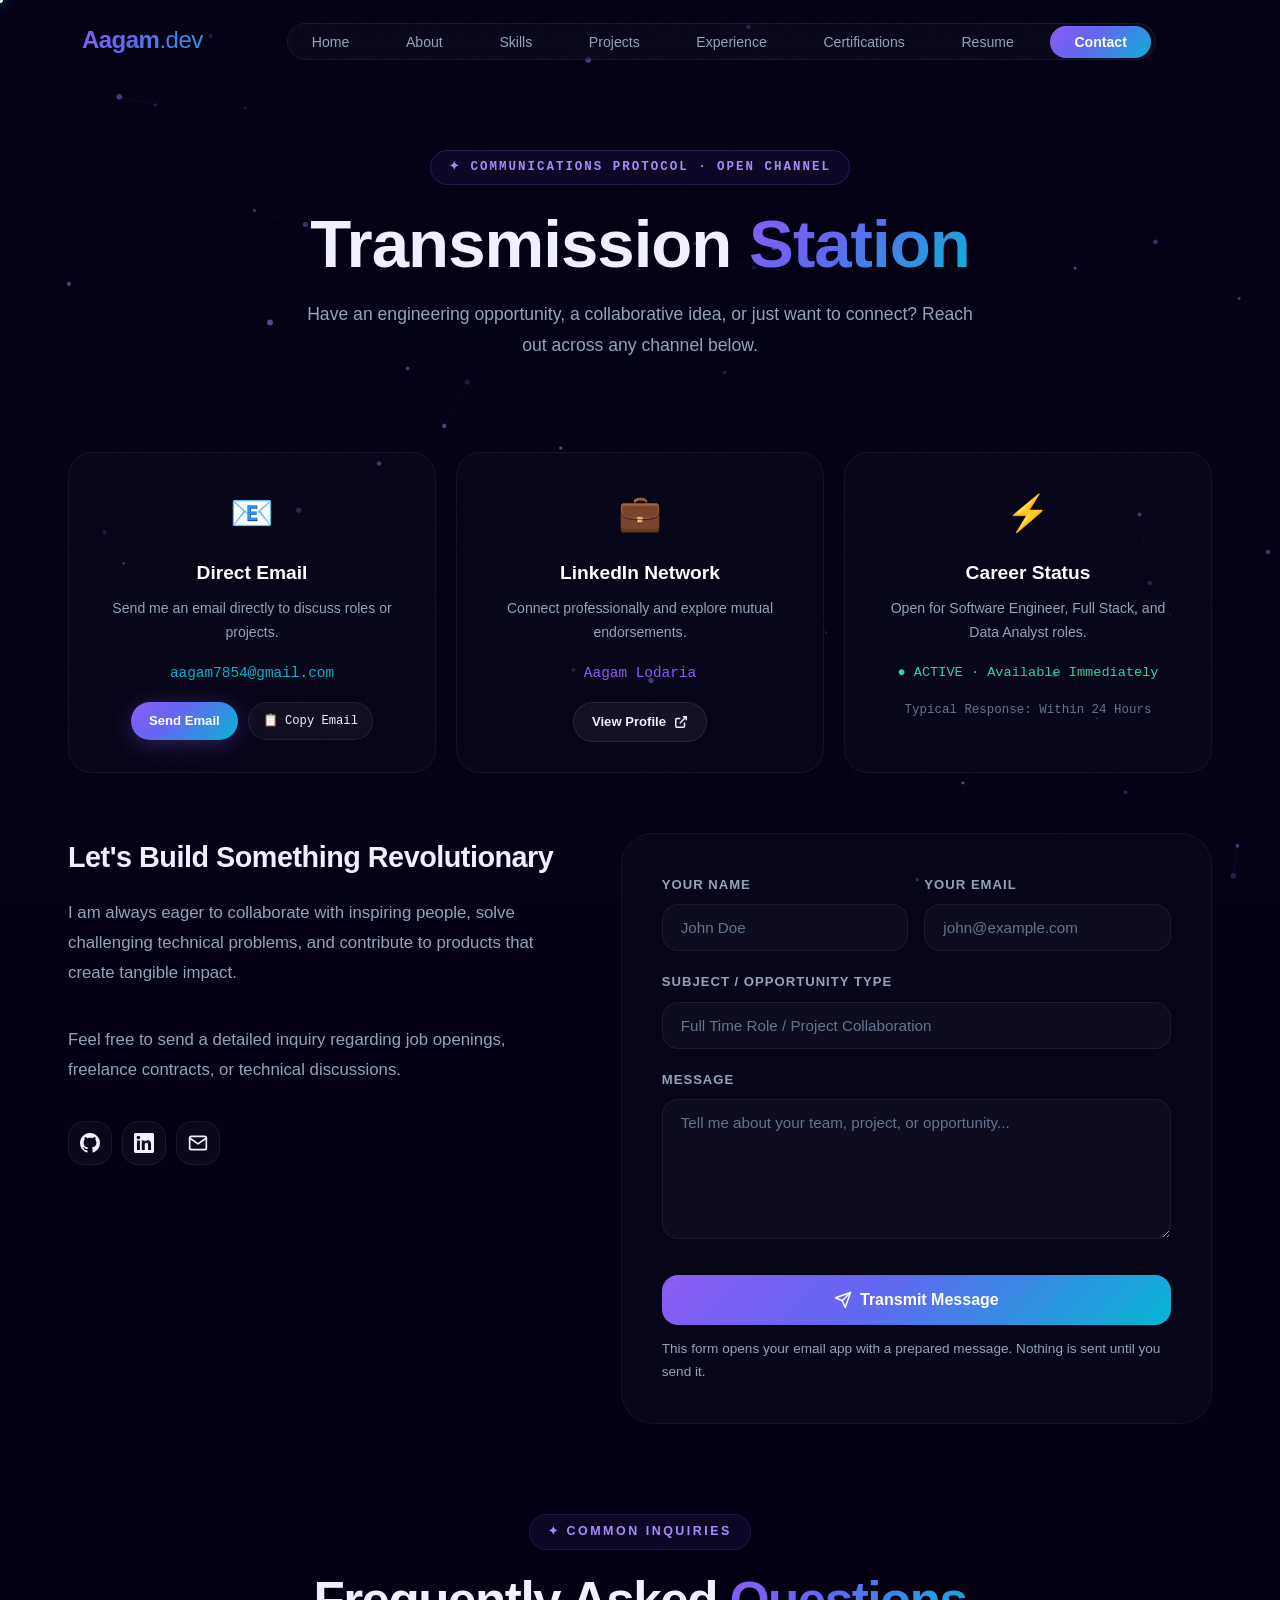
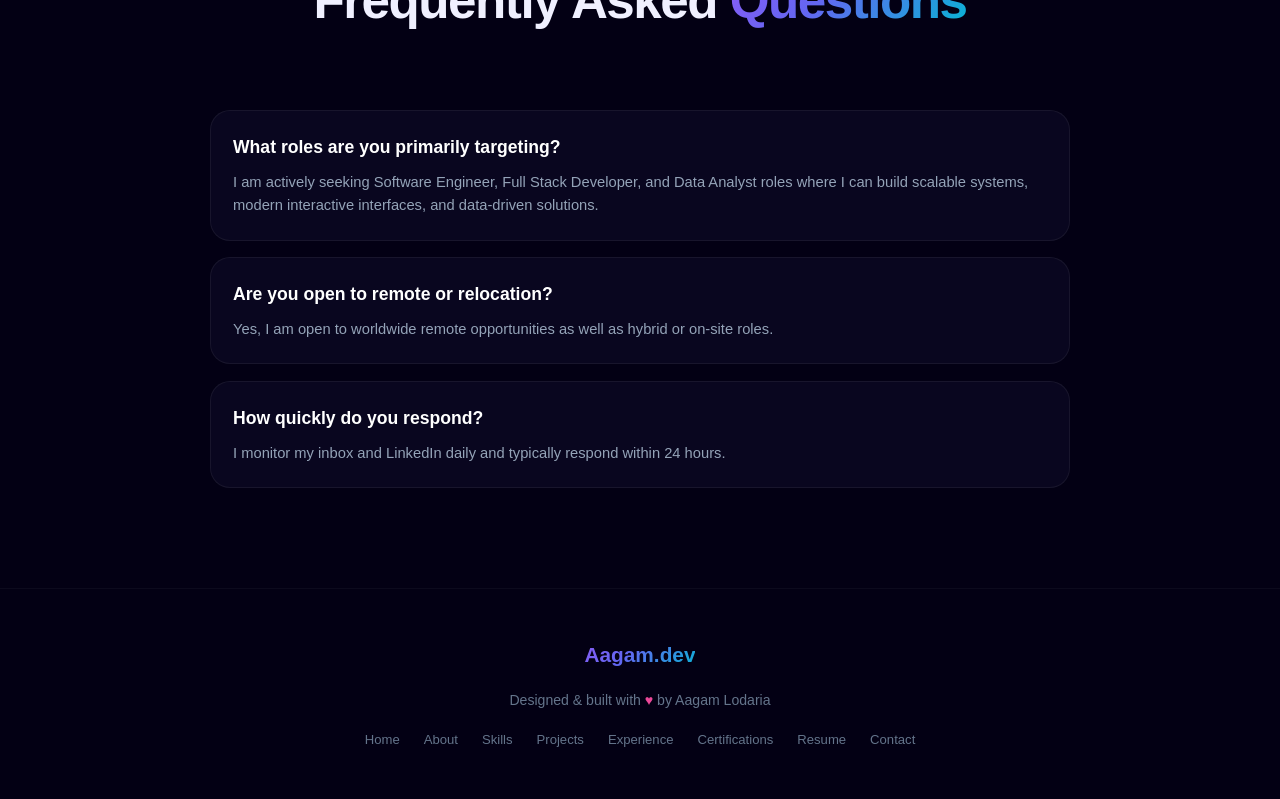
<file: contact.html>
<!DOCTYPE html>
<html lang="en">
<head>
  <meta charset="UTF-8">
  <meta name="viewport" content="width=device-width, initial-scale=1.0">
  <meta name="description" content="Contact Aagam Lodaria — Software Engineer, Full Stack Developer & Data Analyst. Email: aagam7854@gmail.com, LinkedIn: Aagam Lodaria.">
  <title>Transmission Station (Contact) — Aagam Lodaria</title>
  <link rel="stylesheet" href="style.css">
  <link rel="icon" href="data:image/svg+xml,<svg xmlns='http://www.w3.org/2000/svg' viewBox='0 0 100 100'><text y='.9em' font-size='90'>⚡</text></svg>">
</head>
<body data-theme="violet">
<a class="skip-link" href="#mainContent">Skip to content</a>

  <!-- Interactive Background Canvas -->
  <canvas id="neuroCanvas"></canvas>

  <!-- Custom Magnetic Cursor -->
  <div class="cursor-dot" id="cursorDot"></div>
  <div class="cursor-ring" id="cursorRing"></div>

  <!-- Scroll Progress Bar -->
  <div class="scroll-progress" id="scrollProgress"></div>

  <!-- Navigation -->
  <nav class="navbar" id="navbar">
    <div class="container">
      <a href="index.html" class="nav-logo">
        <span class="logo-bracket">&lt;</span>Aagam<span class="logo-dot">.dev</span><span class="logo-bracket">/&gt;</span>
      </a>
      <ul class="nav-links" id="navLinks">
        <li><a href="index.html" class="nav-link">Home</a></li>
        <li><a href="about.html" class="nav-link">About</a></li>
        <li><a href="skills.html" class="nav-link">Skills</a></li>
        <li><a href="projects.html" class="nav-link">Projects</a></li>
        <li><a href="experience.html" class="nav-link">Experience</a></li>
        <li><a href="certifications.html" class="nav-link">Certifications</a></li>
        <li><a href="resume.html" class="nav-link">Resume</a></li>
        <li><a href="contact.html" class="nav-link active nav-cta">Contact</a></li>
      </ul>
      <div class="nav-actions">
        <div class="nav-toggle" id="navToggle" role="button" tabindex="0" aria-label="Toggle navigation" aria-controls="navLinks" aria-expanded="false">
          <span></span>
          <span></span>
          <span></span>
        </div>
      </div>
    </div>
    <div class="nav-overlay" id="navOverlay"></div>
  </nav>

  <main id="mainContent" tabindex="-1">

    <!-- Page Header -->
    <section class="page-header-section">
      <div class="container">
        <div class="page-badge reveal">✦ Communications Protocol · Open Channel</div>
        <h1 class="page-title reveal reveal-delay-1">
          Transmission <span class="gradient-text">Station</span>
        </h1>
        <p class="page-subtitle reveal reveal-delay-2">
          Have an engineering opportunity, a collaborative idea, or just want to connect? Reach out across any channel below.
        </p>
      </div>
    </section>

    <!-- Communication Hub Section -->
    <section style="padding: 10px 0 100px;">
      <div class="container">

        <!-- 3 Quick Communication Hub Cards -->
        <div class="contact-hub-grid">

          <!-- Card 1: Email -->
          <div class="contact-card-box reveal reveal-delay-1">
            <div class="contact-card-icon">📧</div>
            <h3 class="contact-card-title">Direct Email</h3>
            <p class="contact-card-desc">Send me an email directly to discuss roles or projects.</p>
            <div style="font-family: var(--font-mono); font-size: 0.9rem; color: var(--accent-cyan); margin-bottom: 16px; word-break: break-all;">
              aagam7854@gmail.com
            </div>
            <div style="display: flex; gap: 10px; justify-content: center; flex-wrap: wrap;">
              <a href="mailto:aagam7854@gmail.com" class="btn btn-primary" style="padding: 8px 18px; font-size: 0.82rem;">
                Send Email
              </a>
              <button class="contact-copy-btn" id="copyEmailBtn" data-email="aagam7854@gmail.com">
                <span>📋 Copy Email</span>
              </button>
            </div>
          </div>

          <!-- Card 2: LinkedIn -->
          <div class="contact-card-box reveal reveal-delay-2">
            <div class="contact-card-icon">💼</div>
            <h3 class="contact-card-title">LinkedIn Network</h3>
            <p class="contact-card-desc">Connect professionally and explore mutual endorsements.</p>
            <div style="font-family: var(--font-mono); font-size: 0.9rem; color: var(--accent-purple); margin-bottom: 16px;">
              Aagam Lodaria
            </div>
            <a href="https://www.linkedin.com/in/aagam-lodaria-b747863a8?utm_source=share_via&utm_content=profile&utm_medium=member_ios" target="_blank" rel="noopener noreferrer" class="btn btn-secondary" style="padding: 8px 18px; font-size: 0.82rem;">
              <span>View Profile</span>
              <svg width="14" height="14" viewBox="0 0 24 24" fill="none" stroke="currentColor" stroke-width="2.5"><path d="M18 13v6a2 2 0 0 1-2 2H5a2 2 0 0 1-2-2V8a2 2 0 0 1 2-2h6"/><polyline points="15 3 21 3 21 9"/><line x1="10" y1="14" x2="21" y2="3"/></svg>
            </a>
          </div>

          <!-- Card 3: Status & Response -->
          <div class="contact-card-box reveal reveal-delay-3">
            <div class="contact-card-icon">⚡</div>
            <h3 class="contact-card-title">Career Status</h3>
            <p class="contact-card-desc">Open for Software Engineer, Full Stack, and Data Analyst roles.</p>
            <div style="font-family: var(--font-mono); font-size: 0.85rem; color: #34d399; margin-bottom: 16px;">
              ● ACTIVE · Available Immediately
            </div>
            <div style="font-family: var(--font-mono); font-size: 0.78rem; color: var(--text-tertiary);">
              Typical Response: Within 24 Hours
            </div>
          </div>

        </div>

        <!-- Interactive Transmission Console Form -->
        <div class="contact-wrapper" style="margin-top: 60px;">
          <div class="contact-info reveal reveal-delay-1">
            <h3>Let's Build Something Revolutionary</h3>
            <p>
              I am always eager to collaborate with inspiring people, solve challenging technical problems, and contribute to products that create tangible impact.
            </p>
            <p>
              Feel free to send a detailed inquiry regarding job openings, freelance contracts, or technical discussions.
            </p>

            <div class="contact-socials" style="margin-top: 36px;">
              <a href="https://github.com/" target="_blank" rel="noopener noreferrer" class="contact-social" aria-label="GitHub" title="GitHub">
                <svg width="20" height="20" viewBox="0 0 24 24" fill="currentColor"><path d="M12 0c-6.626 0-12 5.373-12 12 0 5.302 3.438 9.8 8.207 11.387.599.111.793-.261.793-.577v-2.234c-3.338.726-4.033-1.416-4.033-1.416-.546-1.387-1.333-1.756-1.333-1.756-1.089-.745.083-.729.083-.729 1.205.084 1.839 1.237 1.839 1.237 1.07 1.834 2.807 1.304 3.492.997.107-.775.418-1.305.762-1.604-2.665-.305-5.467-1.334-5.467-5.931 0-1.311.469-2.381 1.236-3.221-.124-.303-.535-1.524.117-3.176 0 0 1.008-.322 3.301 1.23.957-.266 1.983-.399 3.003-.404 1.02.005 2.047.138 3.006.404 2.291-1.552 3.297-1.23 3.297-1.23.653 1.653.242 2.874.118 3.176.77.84 1.235 1.911 1.235 3.221 0 4.609-2.807 5.624-5.479 5.921.43.372.823 1.102.823 2.222v3.293c0 .319.192.694.801.576 4.765-1.589 8.199-6.086 8.199-11.386 0-6.627-5.373-12-12-12z"/></svg>
              </a>
              <a href="https://www.linkedin.com/in/aagam-lodaria-b747863a8?utm_source=share_via&utm_content=profile&utm_medium=member_ios" target="_blank" rel="noopener noreferrer" class="contact-social" aria-label="LinkedIn" title="LinkedIn">
                <svg width="20" height="20" viewBox="0 0 24 24" fill="currentColor"><path d="M20.447 20.452h-3.554v-5.569c0-1.328-.027-3.037-1.852-3.037-1.853 0-2.136 1.445-2.136 2.939v5.667H9.351V9h3.414v1.561h.046c.477-.9 1.637-1.85 3.37-1.85 3.601 0 4.267 2.37 4.267 5.455v6.286zM5.337 7.433c-1.144 0-2.063-.926-2.063-2.065 0-1.138.92-2.063 2.063-2.063 1.14 0 2.064.925 2.064 2.063 0 1.139-.925 2.065-2.064 2.065zm1.782 13.019H3.555V9h3.564v11.452zM22.225 0H1.771C.792 0 0 .774 0 1.729v20.542C0 23.227.792 24 1.771 24h20.451C23.2 24 24 23.227 24 22.271V1.729C24 .774 23.2 0 22.222 0h.003z"/></svg>
              </a>
              <a href="mailto:aagam7854@gmail.com" class="contact-social" aria-label="Email" title="Email">
                <svg width="20" height="20" viewBox="0 0 24 24" fill="none" stroke="currentColor" stroke-width="2" stroke-linecap="round" stroke-linejoin="round"><path d="M4 4h16c1.1 0 2 .9 2 2v12c0 1.1-.9 2-2 2H4c-1.1 0-2-.9-2-2V6c0-1.1.9-2 2-2z"/><polyline points="22,6 12,13 2,6"/></svg>
              </a>
            </div>
          </div>

          <form class="contact-form reveal reveal-delay-2" id="contactForm">
            <div class="form-row">
              <div class="form-group">
                <label for="contactName">Your Name</label>
                <input type="text" id="contactName" name="name" placeholder="John Doe" required>
              </div>
              <div class="form-group">
                <label for="contactEmail">Your Email</label>
                <input type="email" id="contactEmail" name="email" placeholder="john@example.com" required>
              </div>
            </div>
            <div class="form-group">
              <label for="contactSubject">Subject / Opportunity Type</label>
              <input type="text" id="contactSubject" name="subject" placeholder="Full Time Role / Project Collaboration">
            </div>
            <div class="form-group">
              <label for="contactMessage">Message</label>
              <textarea id="contactMessage" name="message" placeholder="Tell me about your team, project, or opportunity..." required></textarea>
            </div>
            <button type="submit" class="form-submit" id="formSubmit">
              <svg width="18" height="18" viewBox="0 0 24 24" fill="none" stroke="currentColor" stroke-width="2" stroke-linecap="round" stroke-linejoin="round"><line x1="22" y1="2" x2="11" y2="13"/><polygon points="22 2 15 22 11 13 2 9 22 2"/></svg>
              Transmit Message
            </button>
          <p class="contact-note">This form opens your email app with a prepared message. Nothing is sent until you send it.</p></form>
        </div>

        <!-- FAQ Section -->
        <div style="max-width: 860px; margin: 90px auto 0;">
          <div class="section-header reveal">
            <div class="section-label">✦ Common Inquiries</div>
            <h2 class="section-title">
              Frequently Asked <span class="gradient-text">Questions</span>
            </h2>
          </div>

          <div style="display: flex; flex-direction: column; gap: 16px;">
            <div class="skill-category reveal reveal-delay-1" style="border: 1px solid var(--border-subtle); padding: 22px;">
              <h4 style="color: #fff; font-size: 1.1rem; margin-bottom: 8px;">What roles are you primarily targeting?</h4>
              <p style="color: var(--text-secondary); font-size: 0.92rem; line-height: 1.6;">
                I am actively seeking Software Engineer, Full Stack Developer, and Data Analyst roles where I can build scalable systems, modern interactive interfaces, and data-driven solutions.
              </p>
            </div>

            <div class="skill-category reveal reveal-delay-2" style="border: 1px solid var(--border-subtle); padding: 22px;">
              <h4 style="color: #fff; font-size: 1.1rem; margin-bottom: 8px;">Are you open to remote or relocation?</h4>
              <p style="color: var(--text-secondary); font-size: 0.92rem; line-height: 1.6;">
                Yes, I am open to worldwide remote opportunities as well as hybrid or on-site roles.
              </p>
            </div>

            <div class="skill-category reveal reveal-delay-3" style="border: 1px solid var(--border-subtle); padding: 22px;">
              <h4 style="color: #fff; font-size: 1.1rem; margin-bottom: 8px;">How quickly do you respond?</h4>
              <p style="color: var(--text-secondary); font-size: 0.92rem; line-height: 1.6;">
                I monitor my inbox and LinkedIn daily and typically respond within 24 hours.
              </p>
            </div>
          </div>
        </div>

      </div>
    </section>

  </main>

  <!-- Footer -->
  <footer class="footer">
    <div class="container">
      <div class="footer-content">
        <div class="footer-logo">Aagam.dev</div>
        <p class="footer-text">
          Designed & built with <span class="heart">♥</span> by Aagam Lodaria
        </p>
        <div class="footer-links">
          <a href="index.html">Home</a>
          <a href="about.html">About</a>
          <a href="skills.html">Skills</a>
          <a href="projects.html">Projects</a>
          <a href="experience.html">Experience</a>
          <a href="certifications.html">Certifications</a>
          <a href="resume.html">Resume</a>
          <a href="contact.html">Contact</a>
        </div>
      </div>
    </div>
  </footer>

  <script src="script.js" defer></script>
</body>
</html>
</file>
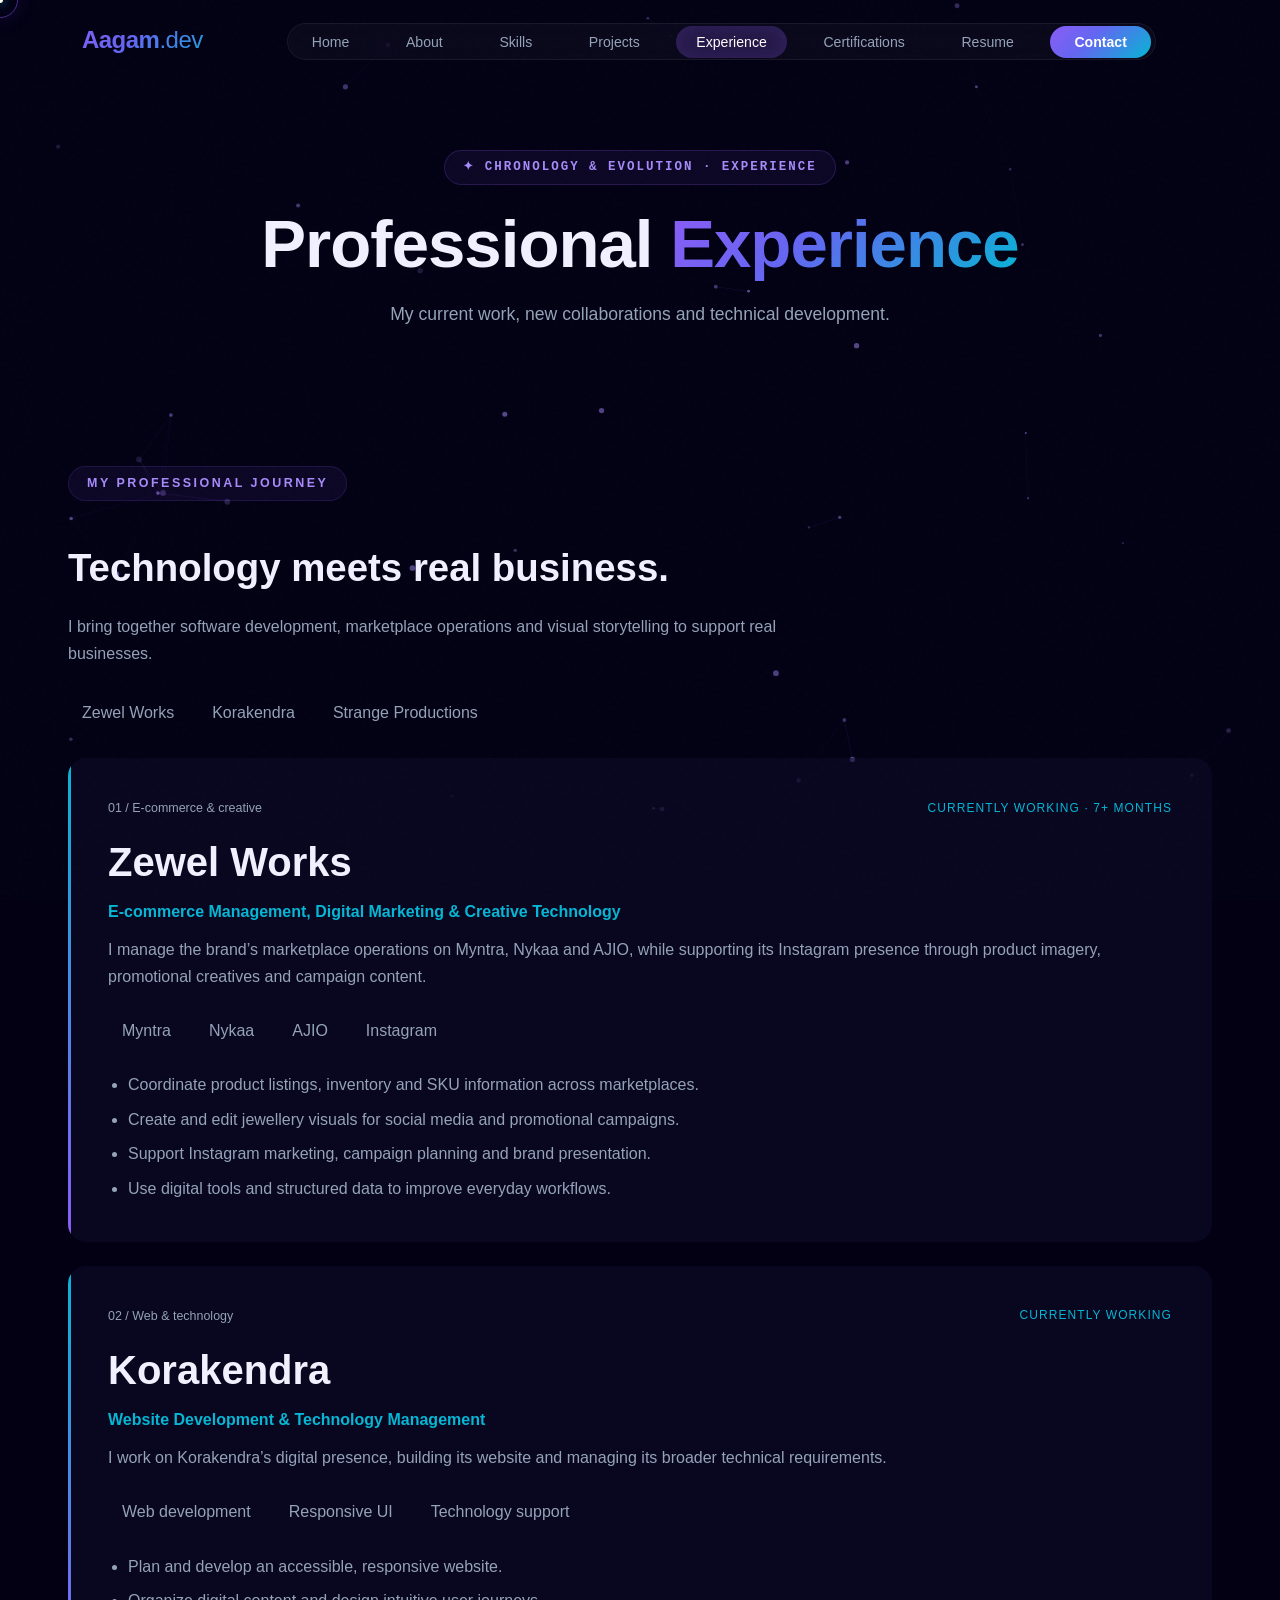
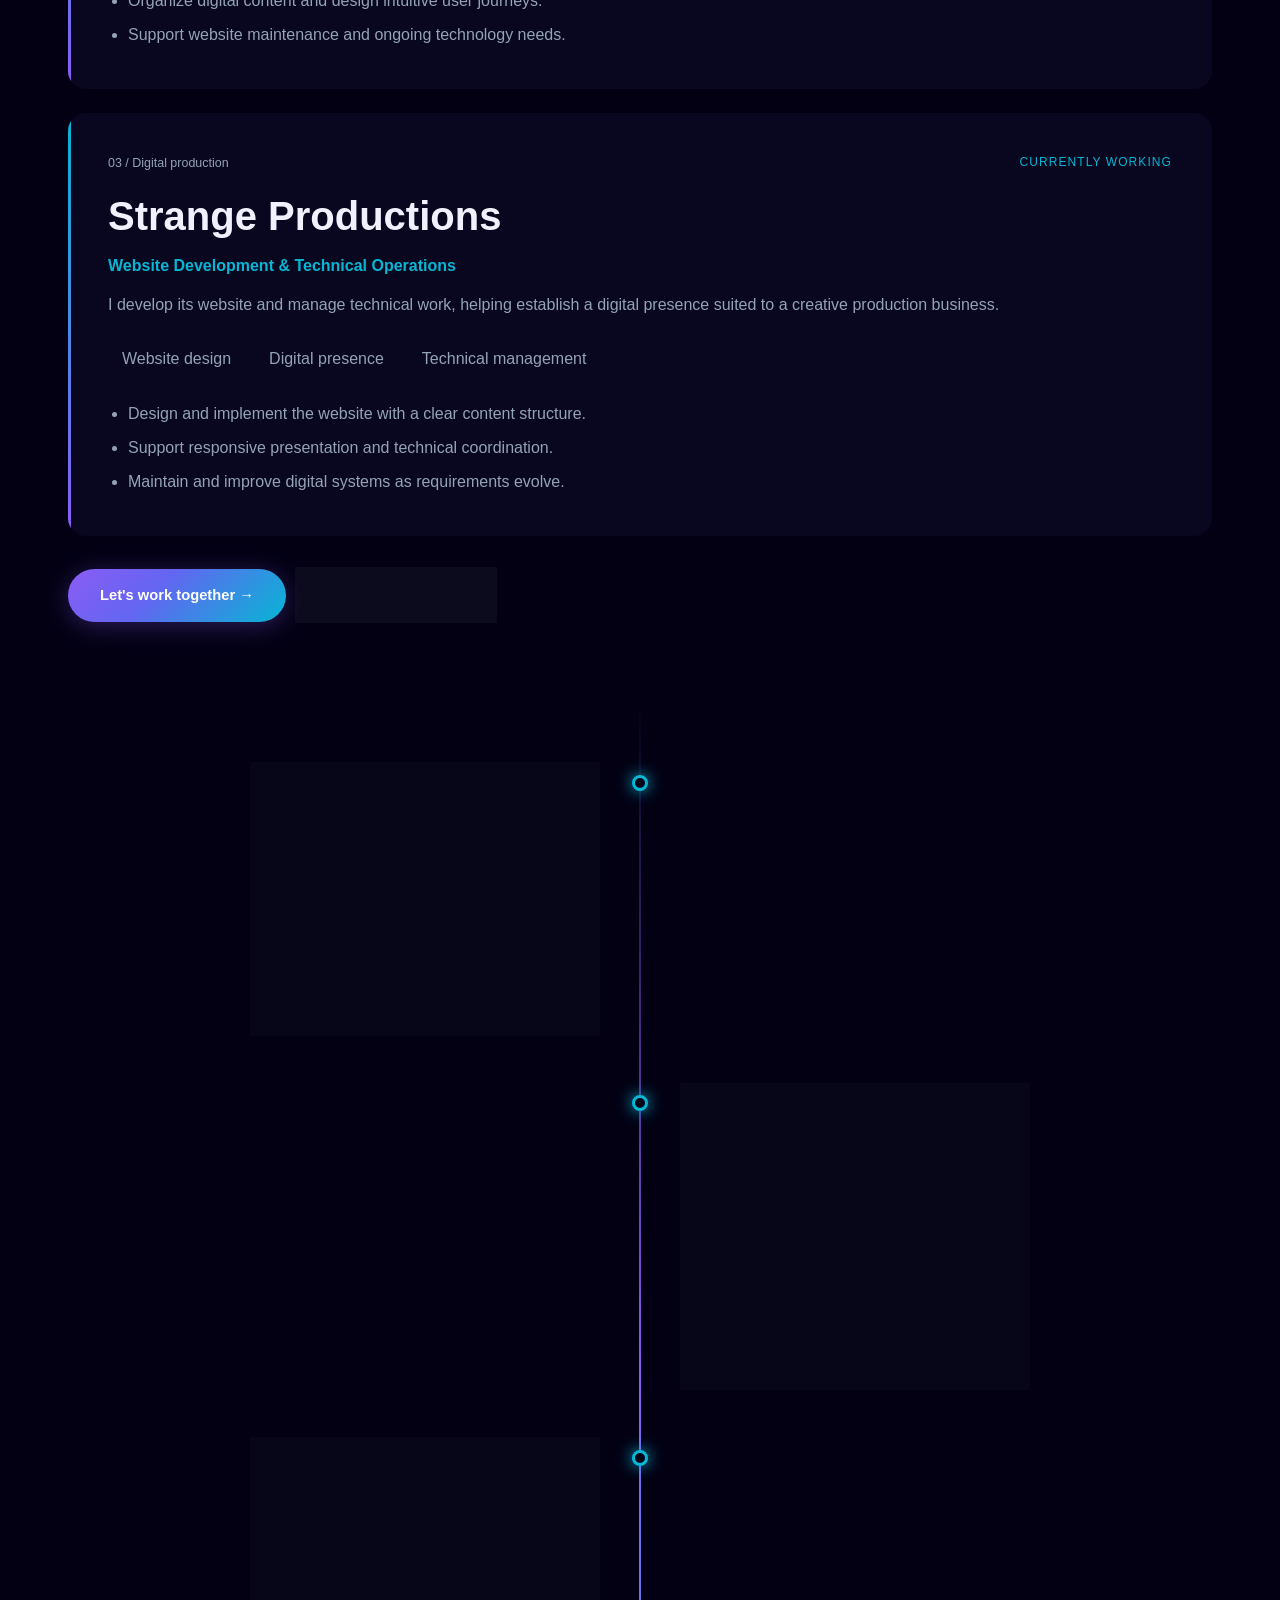
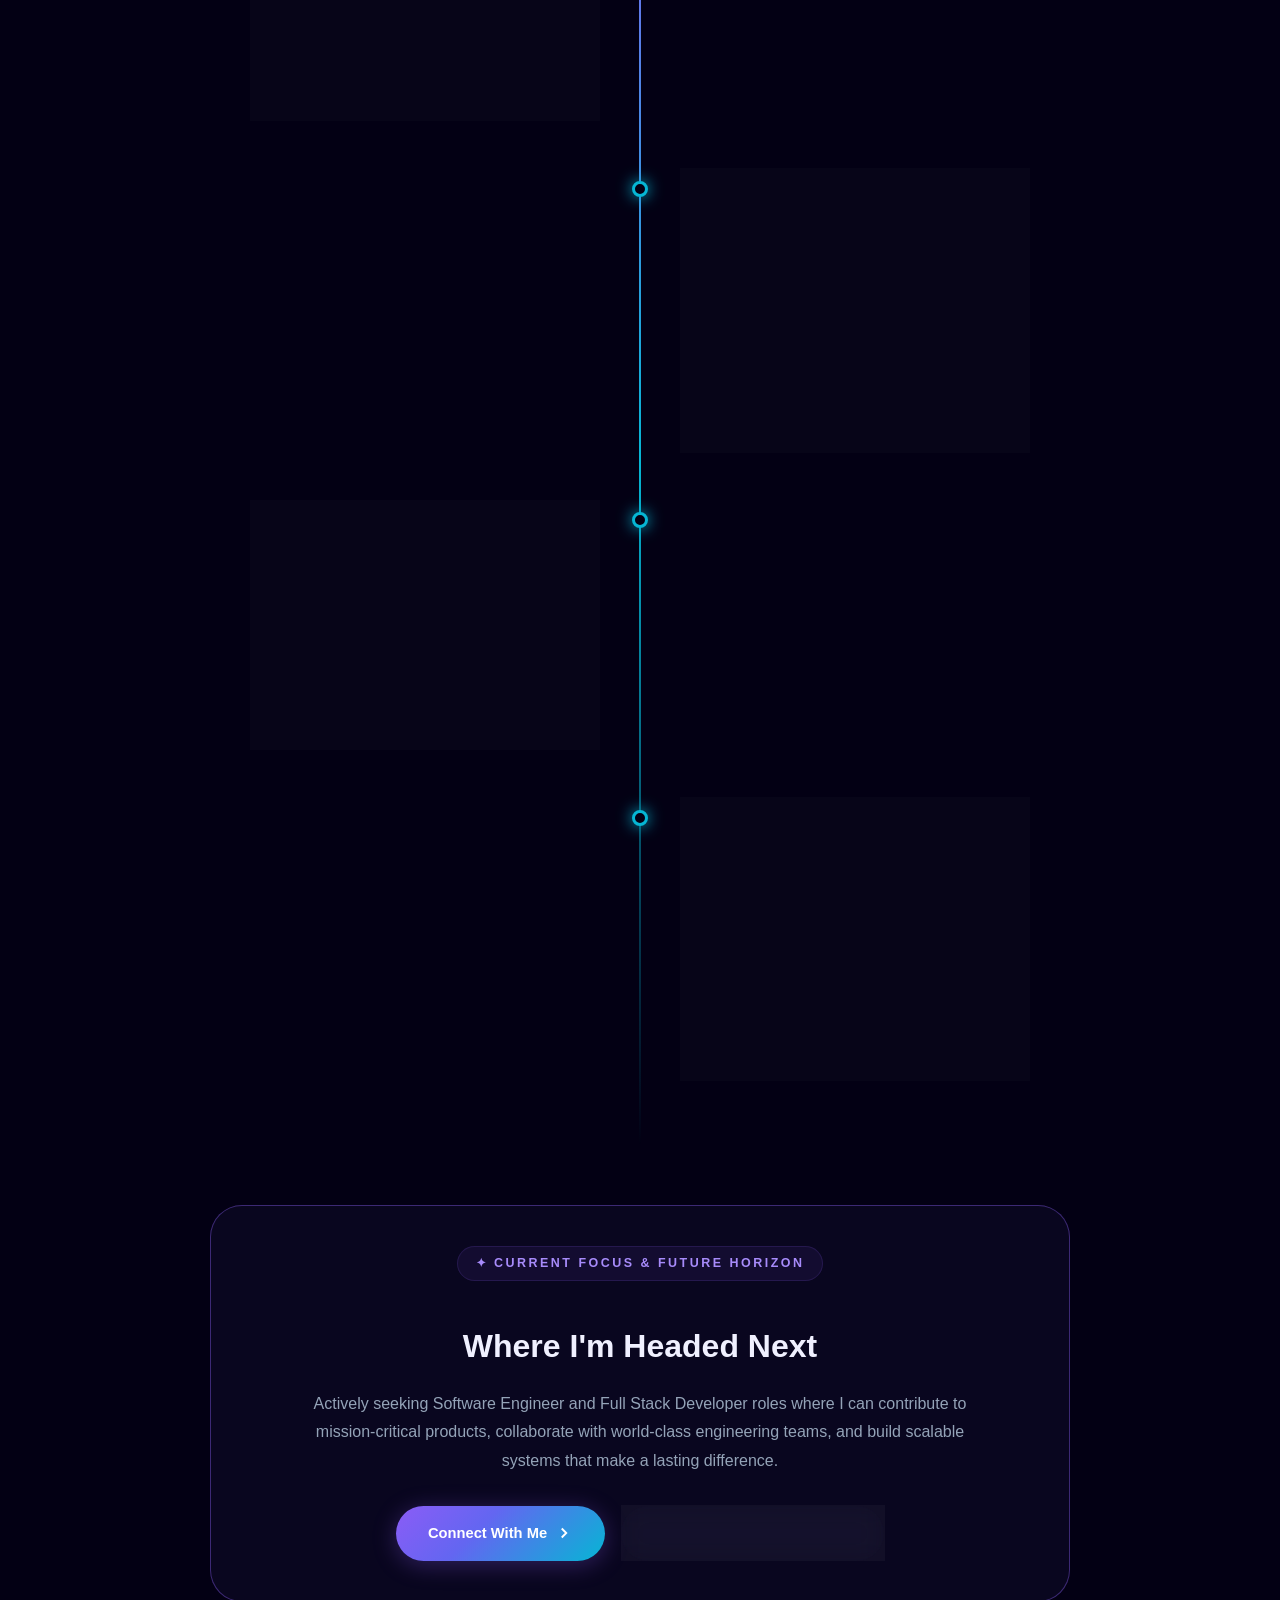
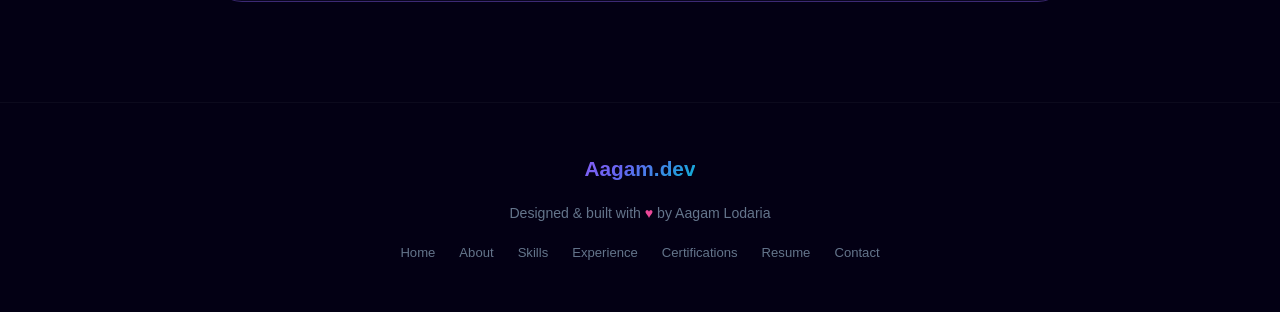
<file: experience.html>
<!DOCTYPE html>
<html lang="en">
<head>
  <meta charset="UTF-8">
  <meta name="viewport" content="width=device-width, initial-scale=1.0">
  <meta name="description" content="Professional experience at Zewel Works, Korakendra and Strange Productions.">
  <title>Experience — Aagam Lodaria</title>
  <link rel="stylesheet" href="style.css">
  <link rel="icon" href="data:image/svg+xml,<svg xmlns='http://www.w3.org/2000/svg' viewBox='0 0 100 100'><text y='.9em' font-size='90'>⚡</text></svg>">
</head>
<body data-theme="violet">
<a class="skip-link" href="#mainContent">Skip to content</a>

  <!-- Interactive Background Canvas -->
  <canvas id="neuroCanvas"></canvas>

  <!-- Custom Magnetic Cursor -->
  <div class="cursor-dot" id="cursorDot"></div>
  <div class="cursor-ring" id="cursorRing"></div>

  <!-- Scroll Progress Bar -->
  <div class="scroll-progress" id="scrollProgress"></div>

  <!-- Navigation -->
  <nav class="navbar" id="navbar">
    <div class="container">
      <a href="index.html" class="nav-logo">
        <span class="logo-bracket">&lt;</span>Aagam<span class="logo-dot">.dev</span><span class="logo-bracket">/&gt;</span>
      </a>
      <ul class="nav-links" id="navLinks">
        <li><a href="index.html" class="nav-link">Home</a></li>
        <li><a href="about.html" class="nav-link">About</a></li>
        <li><a href="skills.html" class="nav-link">Skills</a></li>
        <li><a href="projects.html" class="nav-link">Projects</a></li>
        <li><a href="experience.html" class="nav-link active">Experience</a></li>
        <li><a href="certifications.html" class="nav-link">Certifications</a></li>
        <li><a href="resume.html" class="nav-link">Resume</a></li>
        <li><a href="contact.html" class="nav-link nav-cta">Contact</a></li>
      </ul>
      <div class="nav-actions">
        <div class="nav-toggle" id="navToggle" role="button" tabindex="0" aria-label="Toggle navigation" aria-controls="navLinks" aria-expanded="false">
          <span></span>
          <span></span>
          <span></span>
        </div>
      </div>
    </div>
    <div class="nav-overlay" id="navOverlay"></div>
  </nav>

  <main id="mainContent" tabindex="-1">

    <!-- Page Header -->
    <section class="page-header-section">
      <div class="container">
        <div class="page-badge reveal">✦ Chronology & Evolution · Experience</div>
        <h1 class="page-title reveal reveal-delay-1">
          Professional <span class="gradient-text">Experience</span>
        </h1>
        <p class="page-subtitle reveal reveal-delay-2">
          My current work, new collaborations and technical development.
        </p>
      </div>
    </section>

    <section class="work-section experience-detail" id="professional-experience">
      <div class="container">
        <div class="section-label">My professional journey</div>
        <h2>Technology meets <span class="gradient-text">real business.</span></h2>
        <p class="work-lead">I bring together software development, marketplace operations and visual storytelling to support real businesses.</p>
        <div class="experience-jump" aria-label="Explore companies">
          <a href="#zewel">Zewel Works</a><a href="#korakendra">Korakendra</a><a href="#strange">Strange Productions</a>
        </div>
        <div class="experience-stack">
          <article class="work-card experience-panel" id="zewel">
            <div class="experience-kicker"><span>01 / E-commerce &amp; creative</span><span class="work-status">Currently working · 7+ months</span></div>
            <h3>Zewel Works</h3>
            <p class="work-role">E-commerce Management, Digital Marketing &amp; Creative Technology</p>
            <p>I manage the brand’s marketplace operations on Myntra, Nykaa and AJIO, while supporting its Instagram presence through product imagery, promotional creatives and campaign content.</p>
            <div class="experience-tags"><span>Myntra</span><span>Nykaa</span><span>AJIO</span><span>Instagram</span></div>
            <ul><li>Coordinate product listings, inventory and SKU information across marketplaces.</li><li>Create and edit jewellery visuals for social media and promotional campaigns.</li><li>Support Instagram marketing, campaign planning and brand presentation.</li><li>Use digital tools and structured data to improve everyday workflows.</li></ul>
          </article>
          <article class="work-card experience-panel" id="korakendra">
            <div class="experience-kicker"><span>02 / Web &amp; technology</span><span class="work-status">Currently working</span></div>
            <h3>Korakendra</h3><p class="work-role">Website Development &amp; Technology Management</p>
            <p>I work on Korakendra’s digital presence, building its website and managing its broader technical requirements.</p>
            <div class="experience-tags"><span>Web development</span><span>Responsive UI</span><span>Technology support</span></div>
            <ul><li>Plan and develop an accessible, responsive website.</li><li>Organize digital content and design intuitive user journeys.</li><li>Support website maintenance and ongoing technology needs.</li></ul>
          </article>
          <article class="work-card experience-panel" id="strange">
            <div class="experience-kicker"><span>03 / Digital production</span><span class="work-status">Currently working</span></div>
            <h3>Strange Productions</h3><p class="work-role">Website Development &amp; Technical Operations</p>
            <p>I develop its website and manage technical work, helping establish a digital presence suited to a creative production business.</p>
            <div class="experience-tags"><span>Website design</span><span>Digital presence</span><span>Technical management</span></div>
            <ul><li>Design and implement the website with a clear content structure.</li><li>Support responsive presentation and technical coordination.</li><li>Maintain and improve digital systems as requirements evolve.</li></ul>
          </article>
        </div>
        <div class="experience-jump"><a class="btn btn-primary" href="contact.html">Let's work together →</a><a class="btn btn-secondary" href="projects.html">Explore projects →</a></div>
      </div>
    </section>
    <!-- Timeline Section -->
    <section style="padding: 20px 0 100px;">
      <div class="container">

        <div class="timeline">

          <!-- Milestone 1 -->
          <div class="timeline-item reveal reveal-delay-1">
            <div class="timeline-dot"></div>
            <div class="timeline-card">
              <div class="timeline-date">FOUNDATION · ACADEMICS</div>
              <h3 class="timeline-title">Computer Engineering</h3>
              <div class="timeline-org">Diploma Curriculum</div>
              <p class="timeline-desc">
                Comprehensive training across computational theory, Object-Oriented Programming (OOP), Data Structures & Algorithms, Operating Systems, Computer Networks, and Database Systems.
              </p>
            </div>
          </div>

          <!-- Milestone 2 -->
          <div class="timeline-item reveal reveal-delay-2">
            <div class="timeline-dot"></div>
            <div class="timeline-card">
              <div class="timeline-date">ACHIEVEMENT · 500+ PROBLEMS</div>
              <h3 class="timeline-title">Algorithmic Problem Solving Mastery</h3>
              <div class="timeline-org">DSA & Competitive Programming</div>
              <p class="timeline-desc">
                Tackled and solved over 500+ data structure and algorithmic challenges across LeetCode and coding platforms, mastering trees, graphs, dynamic programming, recursion, and space-time optimization.
              </p>
            </div>
          </div>

          <!-- Milestone 3 -->
          <div class="timeline-item reveal reveal-delay-1">
            <div class="timeline-dot"></div>
            <div class="timeline-card">
              <div class="timeline-date">SPECIALIZATION · WEB DEV</div>
              <h3 class="timeline-title">Full Stack Development Architecture</h3>
              <div class="timeline-org">Modern Web Technologies</div>
              <p class="timeline-desc">
                Engineered interactive web applications with vanilla HTML5, CSS3, modern JavaScript (ES6+), responsive design systems, animations, and frontend state management.
              </p>
            </div>
          </div>

          <!-- Milestone 4 -->
          <div class="timeline-item reveal reveal-delay-2">
            <div class="timeline-dot"></div>
            <div class="timeline-card">
              <div class="timeline-date">DATA & BACKEND · SQL</div>
              <h3 class="timeline-title">Data Analytics & Relational Databases</h3>
              <div class="timeline-org">SQL, MySQL & DBMS</div>
              <p class="timeline-desc">
                Designed optimized relational schemas, normalized datasets, built complex queries, analytical aggregation, and explored insights from high-dimensional datasets.
              </p>
            </div>
          </div>

          <!-- Milestone 5 -->
          <div class="timeline-item reveal reveal-delay-1">
            <div class="timeline-dot"></div>
            <div class="timeline-card">
              <div class="timeline-date">PROJECT · INNOVATION</div>
              <h3 class="timeline-title">CodeBot AI Development</h3>
              <div class="timeline-org">Developer Tools & Intelligent Systems</div>
              <p class="timeline-desc">
                Architected CodeBot, an AI-powered coding assistant engineered to assist developers with syntax debugging, refactoring, and real-time algorithmic explanations.
              </p>
            </div>
          </div>

          <!-- Milestone 6 -->
          <div class="timeline-item reveal reveal-delay-2">
            <div class="timeline-dot"></div>
            <div class="timeline-card">
              <div class="timeline-date">INTERACTIVE · GRAPHICS</div>
              <h3 class="timeline-title">Interactive Canvas & Game Systems</h3>
              <div class="timeline-org">Physics Engines & Web Audio</div>
              <p class="timeline-desc">
                Engineered 60fps arcade web games and visual simulation engines utilizing pure HTML5 Canvas, mathematical vector physics, and native Web Audio API synthesis.
              </p>
            </div>
          </div>

        </div>

        <!-- Career Vision Card -->
        <div style="max-width: 860px; margin: 60px auto 0; background: var(--bg-card); border: 1px solid var(--border-glow); border-radius: var(--radius-xl); padding: 40px; text-align: center;" class="reveal">
          <div class="section-label">✦ Current Focus & Future Horizon</div>
          <h2 style="font-family: var(--font-display); font-size: 2rem; margin: 16px 0;">
            Where I'm <span class="gradient-text">Headed Next</span>
          </h2>
          <p style="color: var(--text-secondary); line-height: 1.8; max-width: 680px; margin: 0 auto 30px;">
            Actively seeking Software Engineer and Full Stack Developer roles where I can contribute to mission-critical products, collaborate with world-class engineering teams, and build scalable systems that make a lasting difference.
          </p>
          <div style="display: flex; gap: 16px; justify-content: center; flex-wrap: wrap;">
            <a href="contact.html" class="btn btn-primary">
              <span>Connect With Me</span>
              <svg width="18" height="18" viewBox="0 0 24 24" fill="none" stroke="currentColor" stroke-width="2.5"><polyline points="9 18 15 12 9 6"/></svg>
            </a>
            <a href="skills.html" class="btn btn-secondary">
              <span>Explore Tech Arsenal ⚡</span>
              <svg width="18" height="18" viewBox="0 0 24 24" fill="none" stroke="currentColor" stroke-width="2.5"><polyline points="9 18 15 12 9 6"/></svg>
            </a>
          </div>
        </div>

      </div>
    </section>

  </main>

  <!-- Footer -->
  <footer class="footer">
    <div class="container">
      <div class="footer-content">
        <div class="footer-logo">Aagam.dev</div>
        <p class="footer-text">
          Designed & built with <span class="heart">♥</span> by Aagam Lodaria
        </p>
        <div class="footer-links">
          <a href="index.html">Home</a>
          <a href="about.html">About</a>
          <a href="skills.html">Skills</a>
          <a href="experience.html">Experience</a>
          <a href="certifications.html">Certifications</a>
          <a href="resume.html">Resume</a>
          <a href="contact.html">Contact</a>
        </div>
      </div>
    </div>
  </footer>

  <script src="script.js" defer></script>
</body>
</html>
</file>
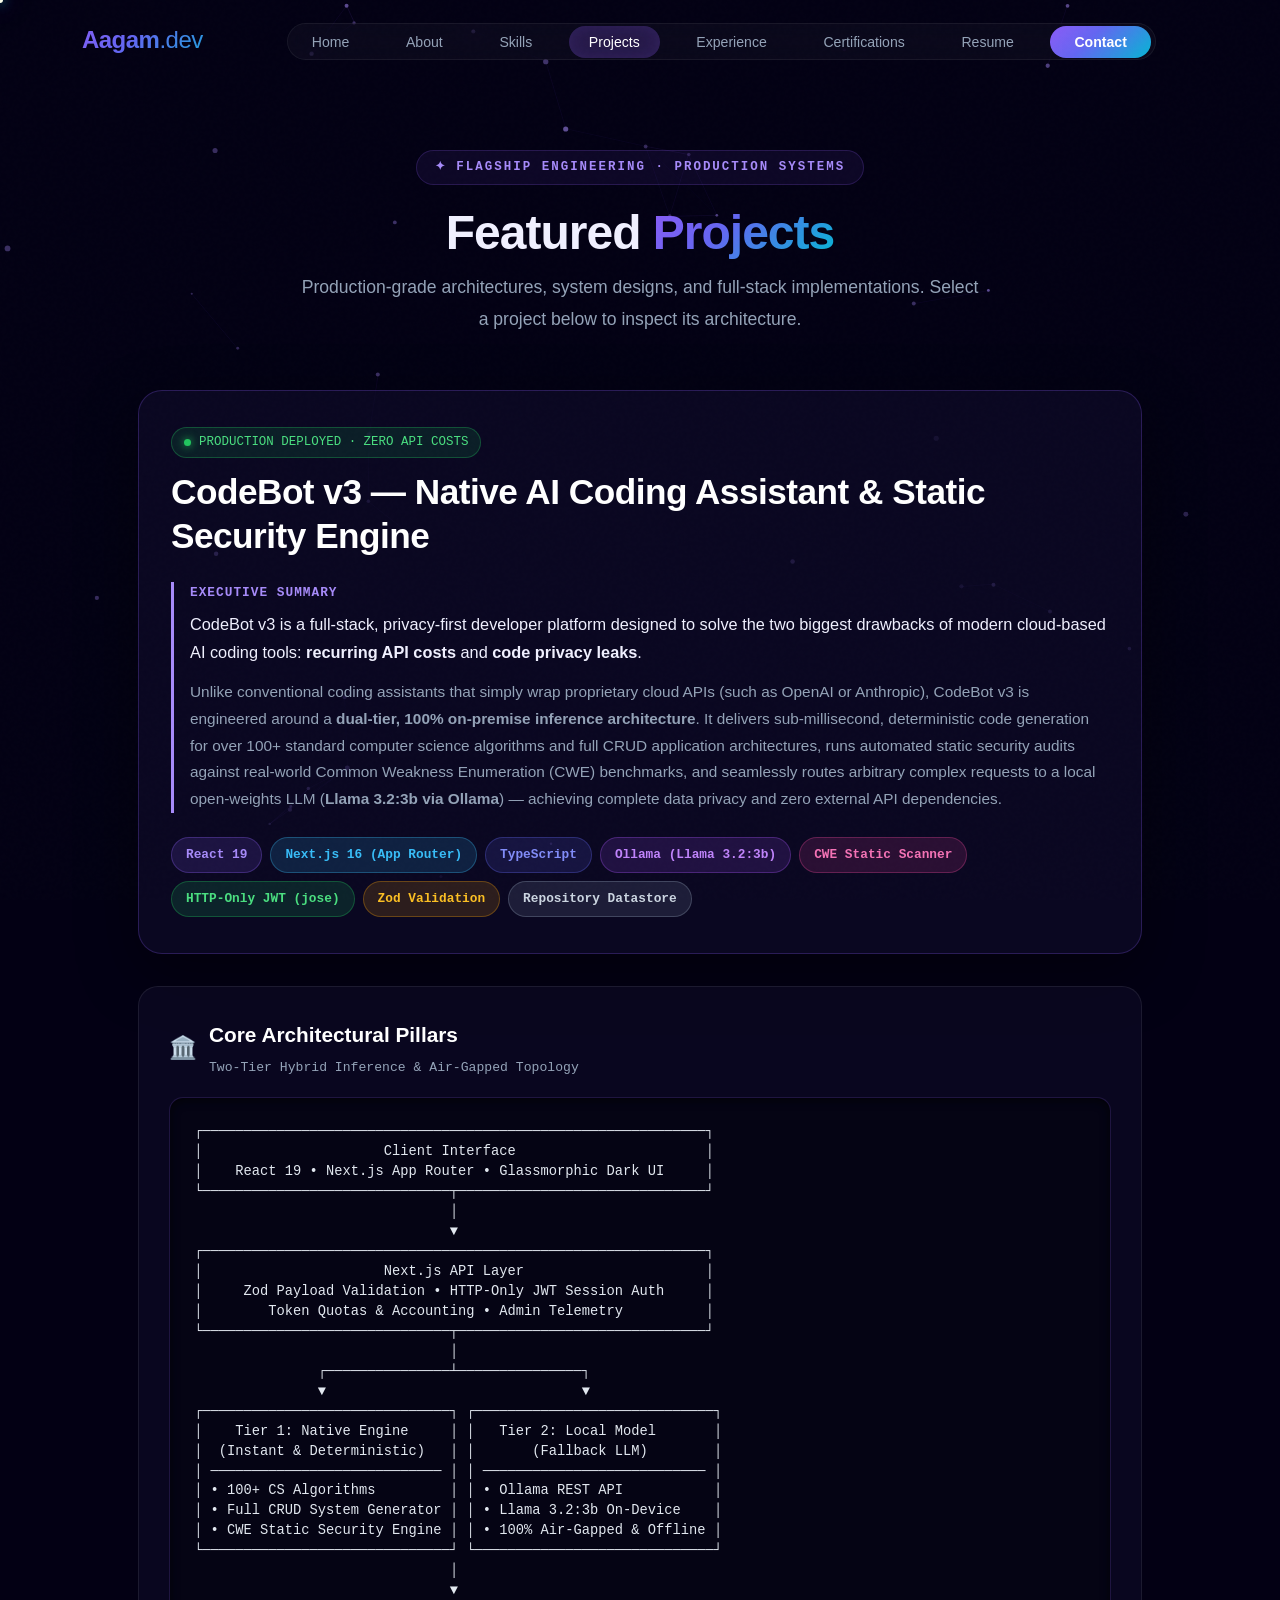
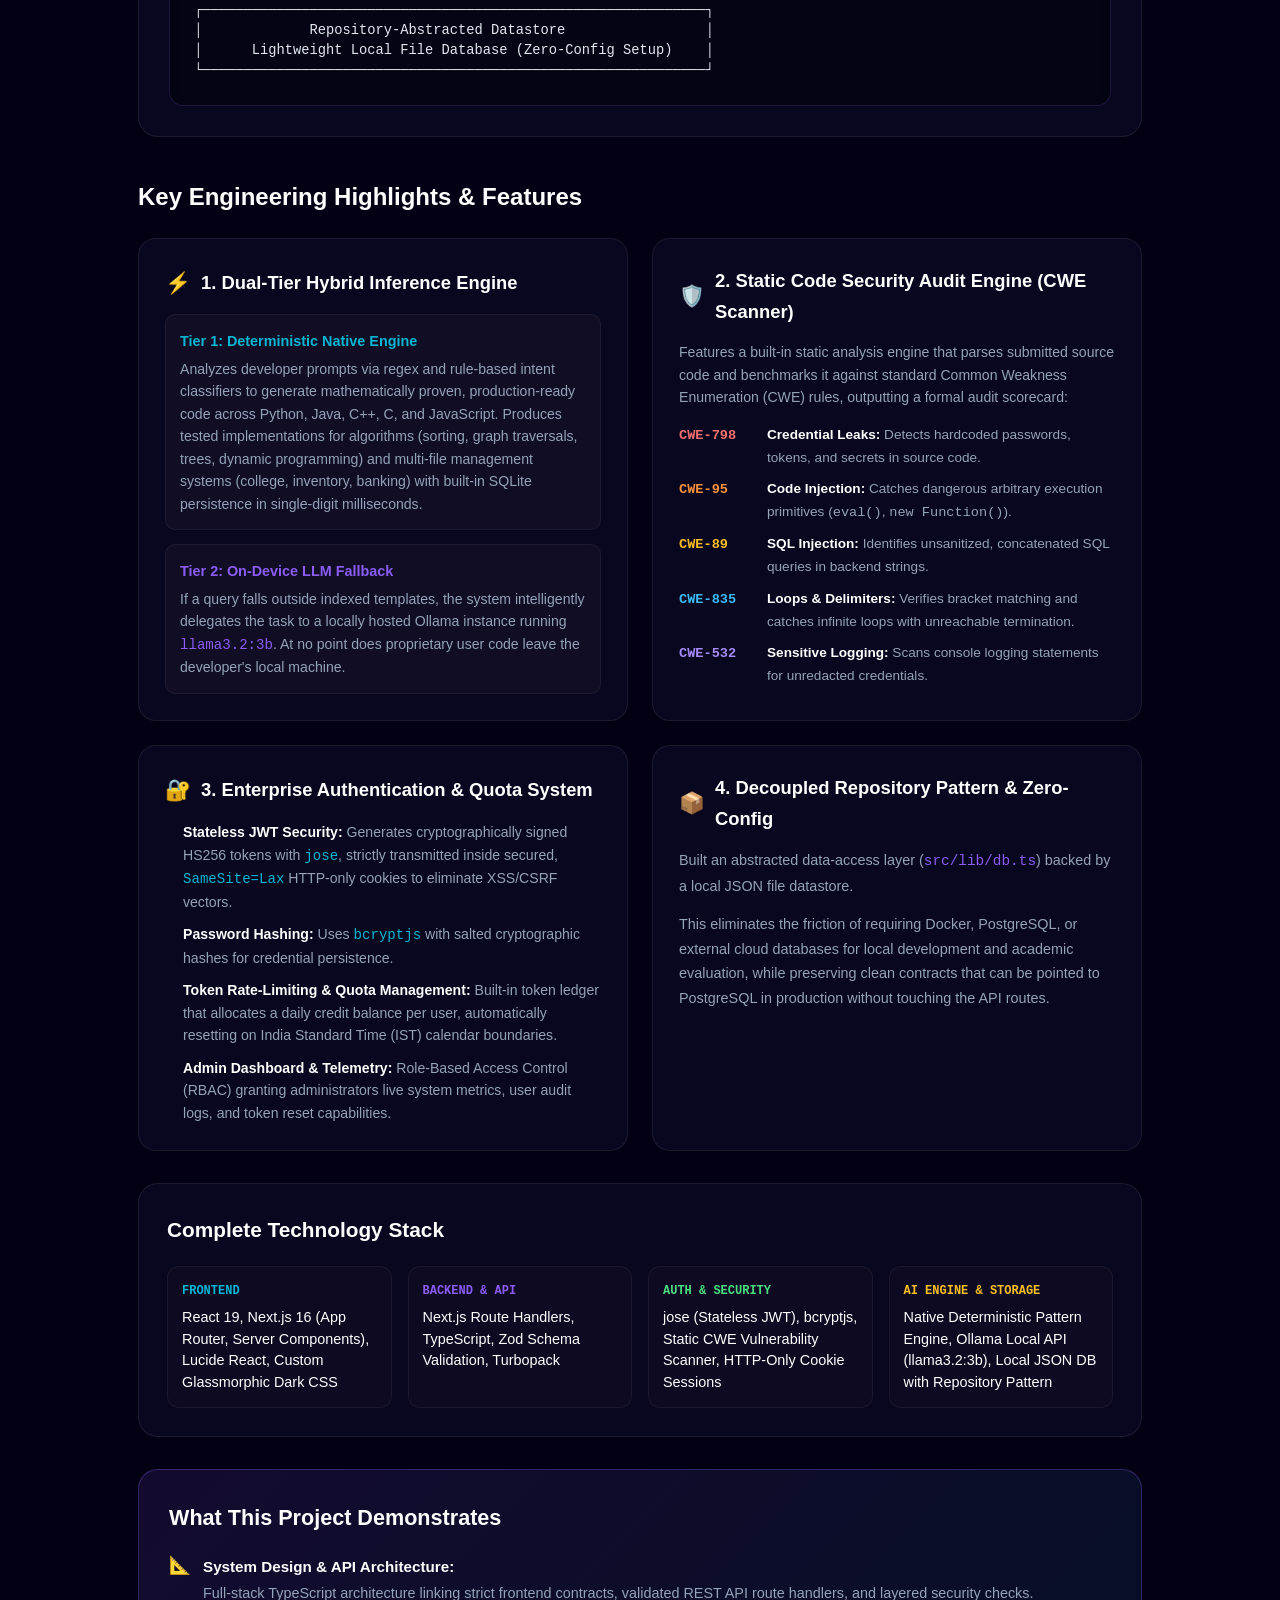
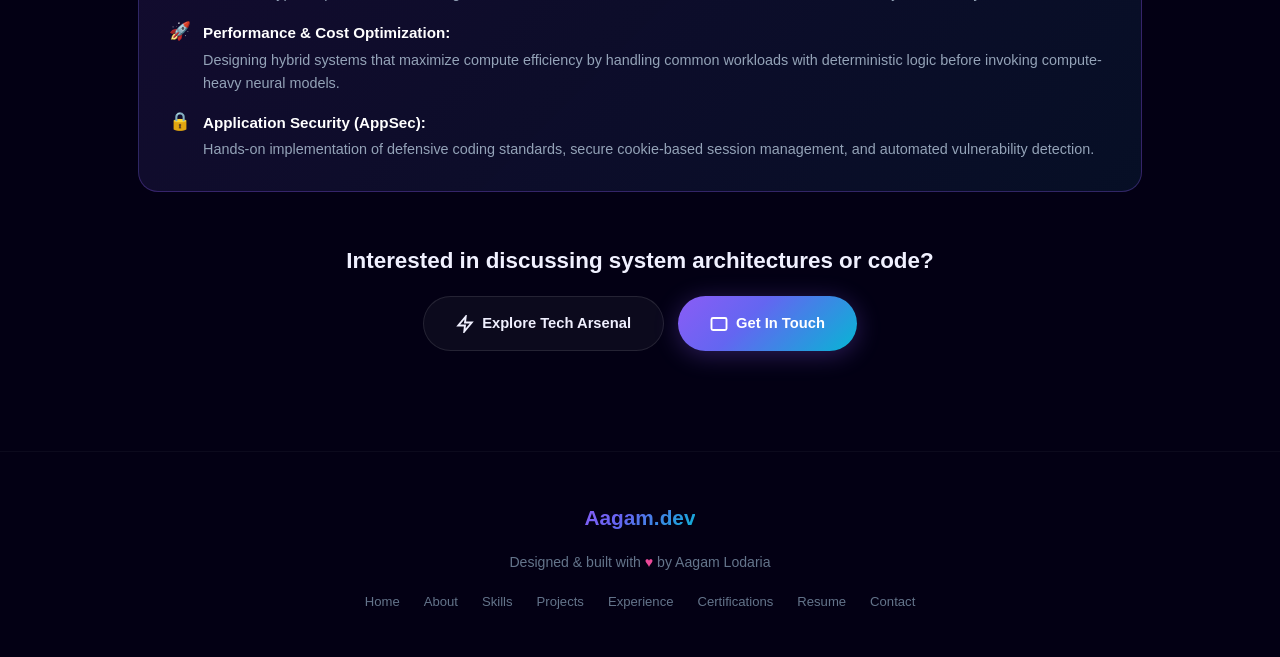
<file: projects.html>
<!DOCTYPE html>
<html lang="en">
<head>
  <meta charset="UTF-8">
  <meta name="viewport" content="width=device-width, initial-scale=1.0">
  <meta name="description" content="Aagam Lodaria — Featured Projects. CodeBot v3: Native AI Coding Assistant & Static Security Engine. Full stack privacy-first developer platform.">
  <title>Projects — Aagam Lodaria</title>
  <link rel="stylesheet" href="style.css">
  <link rel="icon" href="data:image/svg+xml,<svg xmlns='http://www.w3.org/2000/svg' viewBox='0 0 100 100'><text y='.9em' font-size='90'>⚡</text></svg>">
</head>
<body data-theme="violet">
<a class="skip-link" href="#mainContent">Skip to content</a>

  <!-- Interactive Background Canvas -->
  <canvas id="neuroCanvas"></canvas>

  <!-- Custom Magnetic Cursor -->
  <div class="cursor-dot" id="cursorDot"></div>
  <div class="cursor-ring" id="cursorRing"></div>

  <!-- Scroll Progress Bar -->
  <div class="scroll-progress" id="scrollProgress"></div>

  <!-- Navigation -->
  <nav class="navbar" id="navbar">
    <div class="container">
      <a href="index.html" class="nav-logo">
        <span class="logo-bracket">&lt;</span>Aagam<span class="logo-dot">.dev</span><span class="logo-bracket">/&gt;</span>
      </a>
      <ul class="nav-links" id="navLinks">
        <li><a href="index.html" class="nav-link">Home</a></li>
        <li><a href="about.html" class="nav-link">About</a></li>
        <li><a href="skills.html" class="nav-link">Skills</a></li>
        <li><a href="projects.html" class="nav-link active">Projects</a></li>
        <li><a href="experience.html" class="nav-link">Experience</a></li>
        <li><a href="certifications.html" class="nav-link">Certifications</a></li>
        <li><a href="resume.html" class="nav-link">Resume</a></li>
        <li><a href="contact.html" class="nav-link nav-cta">Contact</a></li>
      </ul>
      <div class="nav-actions">
        <div class="nav-toggle" id="navToggle" role="button" tabindex="0" aria-label="Toggle navigation" aria-controls="navLinks" aria-expanded="false">
          <span></span>
          <span></span>
          <span></span>
        </div>
      </div>
    </div>
    <div class="nav-overlay" id="navOverlay"></div>
  </nav>

  <main id="mainContent" tabindex="-1">

    <!-- Page Header -->
    <section class="page-header-section" style="padding-bottom: 20px;">
      <div class="container">
        <div class="page-badge reveal">✦ Flagship Engineering · Production Systems</div>
        <h1 class="page-title reveal reveal-delay-1" style="font-size: clamp(2rem, 4vw, 3rem); margin-bottom: 12px;">
          Featured <span class="gradient-text">Projects</span>
        </h1>
        <p class="page-subtitle reveal reveal-delay-2" style="max-width: 680px; margin-bottom: 24px;">
          Production-grade architectures, system designs, and full-stack implementations. Select a project below to inspect its architecture.
        </p>
      </div>
    </section>

    <!-- Project Showcase Section -->
    <section style="padding: 10px 0 80px;">
      <div class="container" style="max-width: 1060px;">

        <!-- Project Header Card -->
        <div class="reveal" style="background: rgba(15, 12, 41, 0.65); border: 1px solid rgba(139, 92, 246, 0.25); border-radius: 24px; padding: 36px 32px; backdrop-filter: blur(20px); -webkit-backdrop-filter: blur(20px); margin-bottom: 32px; box-shadow: 0 20px 60px rgba(0, 0, 0, 0.4);">
            
            <div style="display: flex; justify-content: space-between; align-items: flex-start; flex-wrap: wrap; gap: 16px; margin-bottom: 20px;">
              <div>
                <div style="display: inline-flex; align-items: center; gap: 8px; padding: 4px 12px; background: rgba(34, 197, 94, 0.12); border: 1px solid rgba(34, 197, 94, 0.3); border-radius: 9999px; font-size: 0.78rem; font-family: var(--font-mono); color: #4ade80; margin-bottom: 12px;">
                  <span style="width: 7px; height: 7px; background: #22c55e; border-radius: 50%; box-shadow: 0 0 8px #22c55e;"></span>
                  PRODUCTION DEPLOYED · ZERO API COSTS
                </div>
                <h2 style="font-family: var(--font-display); font-size: clamp(1.6rem, 3.2vw, 2.2rem); font-weight: 800; color: #fff; letter-spacing: -0.5px; line-height: 1.25;">
                  CodeBot v3 — Native AI Coding Assistant &amp; Static Security Engine
                </h2>
              </div>
            </div>

            <!-- Executive Summary -->
            <div style="border-left: 3px solid var(--accent-core); padding-left: 16px; margin: 24px 0;">
              <div style="font-size: 0.8rem; font-family: var(--font-mono); color: var(--accent-core); text-transform: uppercase; letter-spacing: 1px; margin-bottom: 6px; font-weight: 700;">Executive Summary</div>
              <p style="color: var(--text-primary); font-size: 1.02rem; line-height: 1.75; margin-bottom: 12px;">
                CodeBot v3 is a full-stack, privacy-first developer platform designed to solve the two biggest drawbacks of modern cloud-based AI coding tools: <strong>recurring API costs</strong> and <strong>code privacy leaks</strong>.
              </p>
              <p style="color: var(--text-secondary); font-size: 0.96rem; line-height: 1.75; margin: 0;">
                Unlike conventional coding assistants that simply wrap proprietary cloud APIs (such as OpenAI or Anthropic), CodeBot v3 is engineered around a <strong>dual-tier, 100% on-premise inference architecture</strong>. It delivers sub-millisecond, deterministic code generation for over 100+ standard computer science algorithms and full CRUD application architectures, runs automated static security audits against real-world Common Weakness Enumeration (CWE) benchmarks, and seamlessly routes arbitrary complex requests to a local open-weights LLM (<strong>Llama 3.2:3b via Ollama</strong>) — achieving complete data privacy and zero external API dependencies.
              </p>
            </div>

            <!-- Quick Tech Stack Badges -->
            <div style="display: flex; flex-wrap: wrap; gap: 8px; margin-top: 24px;">
              <span class="project-tech" style="font-size: 0.8rem; padding: 6px 14px; background: rgba(139, 92, 246, 0.15); border-color: rgba(139, 92, 246, 0.3);">React 19</span>
              <span class="project-tech" style="font-size: 0.8rem; padding: 6px 14px; background: rgba(56, 189, 248, 0.15); border-color: rgba(56, 189, 248, 0.3); color: #38bdf8;">Next.js 16 (App Router)</span>
              <span class="project-tech" style="font-size: 0.8rem; padding: 6px 14px; background: rgba(99, 102, 241, 0.15); border-color: rgba(99, 102, 241, 0.3); color: #818cf8;">TypeScript</span>
              <span class="project-tech" style="font-size: 0.8rem; padding: 6px 14px; background: rgba(168, 85, 247, 0.15); border-color: rgba(168, 85, 247, 0.3); color: #c084fc;">Ollama (Llama 3.2:3b)</span>
              <span class="project-tech" style="font-size: 0.8rem; padding: 6px 14px; background: rgba(236, 72, 153, 0.15); border-color: rgba(236, 72, 153, 0.3); color: #f472b6;">CWE Static Scanner</span>
              <span class="project-tech" style="font-size: 0.8rem; padding: 6px 14px; background: rgba(34, 197, 94, 0.15); border-color: rgba(34, 197, 94, 0.3); color: #4ade80;">HTTP-Only JWT (jose)</span>
              <span class="project-tech" style="font-size: 0.8rem; padding: 6px 14px; background: rgba(245, 158, 11, 0.15); border-color: rgba(245, 158, 11, 0.3); color: #fbbf24;">Zod Validation</span>
              <span class="project-tech" style="font-size: 0.8rem; padding: 6px 14px; background: rgba(148, 163, 184, 0.15); border-color: rgba(148, 163, 184, 0.3); color: #cbd5e1;">Repository Datastore</span>
            </div>
          </div>

          <!-- Core Architectural Pillars (Diagram Card) -->
          <div class="reveal reveal-delay-1" style="background: rgba(15, 12, 41, 0.55); border: 1px solid rgba(255, 255, 255, 0.08); border-radius: 20px; padding: 30px; margin-bottom: 32px; backdrop-filter: blur(16px);">
            <div style="display: flex; align-items: center; gap: 12px; margin-bottom: 18px;">
              <span style="font-size: 1.4rem;">🏛️</span>
              <div>
                <h3 style="font-family: var(--font-display); font-size: 1.3rem; font-weight: 700; color: #fff; margin: 0;">
                  Core Architectural Pillars
                </h3>
                <span style="font-size: 0.82rem; color: var(--text-secondary); font-family: var(--font-mono);">Two-Tier Hybrid Inference &amp; Air-Gapped Topology</span>
              </div>
            </div>

            <div style="background: rgba(5, 5, 18, 0.75); border: 1px solid rgba(139, 92, 246, 0.2); border-radius: 14px; padding: 24px; overflow-x: auto; box-shadow: inset 0 2px 10px rgba(0, 0, 0, 0.6);">
              <pre style="margin: 0; font-family: 'JetBrains Mono', 'Fira Code', 'Courier New', monospace; font-size: 0.86rem; line-height: 1.45; color: #e2e8f0;">┌─────────────────────────────────────────────────────────────┐
│                      Client Interface                       │
│    React 19 • Next.js App Router • Glassmorphic Dark UI     │
└──────────────────────────────┬──────────────────────────────┘
                               │
                               ▼
┌─────────────────────────────────────────────────────────────┐
│                      Next.js API Layer                      │
│     Zod Payload Validation • HTTP-Only JWT Session Auth     │
│        Token Quotas &amp; Accounting • Admin Telemetry          │
└──────────────────────────────┬──────────────────────────────┘
                               │
               ┌───────────────┴───────────────┐
               ▼                               ▼
┌──────────────────────────────┐ ┌─────────────────────────────┐
│    Tier 1: Native Engine     │ │   Tier 2: Local Model       │
│  (Instant &amp; Deterministic)   │ │       (Fallback LLM)        │
│ ──────────────────────────── │ │ ─────────────────────────── │
│ • 100+ CS Algorithms         │ │ • Ollama REST API           │
│ • Full CRUD System Generator │ │ • Llama 3.2:3b On-Device    │
│ • CWE Static Security Engine │ │ • 100% Air-Gapped &amp; Offline │
└──────────────────────────────┘ └─────────────────────────────┘
                               │
                               ▼
┌─────────────────────────────────────────────────────────────┐
│             Repository-Abstracted Datastore                 │
│      Lightweight Local File Database (Zero-Config Setup)    │
└─────────────────────────────────────────────────────────────┘</pre>
            </div>
          </div>

          <!-- Key Engineering Highlights & Features -->
          <h3 class="reveal" style="font-family: var(--font-display); font-size: 1.5rem; font-weight: 700; color: #fff; margin: 40px 0 20px;">
            Key Engineering Highlights &amp; Features
          </h3>

          <div style="display: grid; grid-template-columns: repeat(auto-fit, minmax(460px, 1fr)); gap: 24px; margin-bottom: 32px;">

            <!-- Feature 1: Dual-Tier Hybrid Inference Engine -->
            <div class="reveal reveal-delay-1" style="background: rgba(15, 12, 41, 0.55); border: 1px solid rgba(255, 255, 255, 0.08); border-radius: 18px; padding: 26px; backdrop-filter: blur(14px);">
              <div style="display: flex; align-items: center; gap: 10px; margin-bottom: 14px;">
                <span style="font-size: 1.3rem;">⚡</span>
                <h4 style="font-size: 1.15rem; font-weight: 700; color: #fff; margin: 0;">1. Dual-Tier Hybrid Inference Engine</h4>
              </div>
              
              <div style="margin-bottom: 14px; background: rgba(255, 255, 255, 0.03); border: 1px solid rgba(255, 255, 255, 0.05); border-radius: 10px; padding: 14px;">
                <div style="font-weight: 700; color: var(--accent-cyan); font-size: 0.9rem; margin-bottom: 4px;">Tier 1: Deterministic Native Engine</div>
                <p style="font-size: 0.88rem; color: var(--text-secondary); line-height: 1.6; margin: 0;">
                  Analyzes developer prompts via regex and rule-based intent classifiers to generate mathematically proven, production-ready code across Python, Java, C++, C, and JavaScript. Produces tested implementations for algorithms (sorting, graph traversals, trees, dynamic programming) and multi-file management systems (college, inventory, banking) with built-in SQLite persistence in single-digit milliseconds.
                </p>
              </div>

              <div style="background: rgba(255, 255, 255, 0.03); border: 1px solid rgba(255, 255, 255, 0.05); border-radius: 10px; padding: 14px;">
                <div style="font-weight: 700; color: var(--accent-purple); font-size: 0.9rem; margin-bottom: 4px;">Tier 2: On-Device LLM Fallback</div>
                <p style="font-size: 0.88rem; color: var(--text-secondary); line-height: 1.6; margin: 0;">
                  If a query falls outside indexed templates, the system intelligently delegates the task to a locally hosted Ollama instance running <code style="color: var(--accent-purple); font-family: var(--font-mono);">llama3.2:3b</code>. At no point does proprietary user code leave the developer's local machine.
                </p>
              </div>
            </div>

            <!-- Feature 2: Static Code Security Audit Engine (CWE Scanner) -->
            <div class="reveal reveal-delay-2" style="background: rgba(15, 12, 41, 0.55); border: 1px solid rgba(255, 255, 255, 0.08); border-radius: 18px; padding: 26px; backdrop-filter: blur(14px);">
              <div style="display: flex; align-items: center; gap: 10px; margin-bottom: 14px;">
                <span style="font-size: 1.3rem;">🛡️</span>
                <h4 style="font-size: 1.15rem; font-weight: 700; color: #fff; margin: 0;">2. Static Code Security Audit Engine (CWE Scanner)</h4>
              </div>
              <p style="font-size: 0.88rem; color: var(--text-secondary); line-height: 1.6; margin-bottom: 14px;">
                Features a built-in static analysis engine that parses submitted source code and benchmarks it against standard Common Weakness Enumeration (CWE) rules, outputting a formal audit scorecard:
              </p>

              <div style="display: flex; flex-direction: column; gap: 8px;">
                <div style="display: flex; align-items: baseline; gap: 8px; font-size: 0.85rem;">
                  <span style="font-family: var(--font-mono); color: #f87171; font-weight: 700; min-width: 80px;">CWE-798</span>
                  <span style="color: var(--text-secondary);"><strong style="color: #fff;">Credential Leaks:</strong> Detects hardcoded passwords, tokens, and secrets in source code.</span>
                </div>
                <div style="display: flex; align-items: baseline; gap: 8px; font-size: 0.85rem;">
                  <span style="font-family: var(--font-mono); color: #fb923c; font-weight: 700; min-width: 80px;">CWE-95</span>
                  <span style="color: var(--text-secondary);"><strong style="color: #fff;">Code Injection:</strong> Catches dangerous arbitrary execution primitives (<code>eval()</code>, <code>new Function()</code>).</span>
                </div>
                <div style="display: flex; align-items: baseline; gap: 8px; font-size: 0.85rem;">
                  <span style="font-family: var(--font-mono); color: #fbbf24; font-weight: 700; min-width: 80px;">CWE-89</span>
                  <span style="color: var(--text-secondary);"><strong style="color: #fff;">SQL Injection:</strong> Identifies unsanitized, concatenated SQL queries in backend strings.</span>
                </div>
                <div style="display: flex; align-items: baseline; gap: 8px; font-size: 0.85rem;">
                  <span style="font-family: var(--font-mono); color: #38bdf8; font-weight: 700; min-width: 80px;">CWE-835</span>
                  <span style="color: var(--text-secondary);"><strong style="color: #fff;">Loops &amp; Delimiters:</strong> Verifies bracket matching and catches infinite loops with unreachable termination.</span>
                </div>
                <div style="display: flex; align-items: baseline; gap: 8px; font-size: 0.85rem;">
                  <span style="font-family: var(--font-mono); color: #a78bfa; font-weight: 700; min-width: 80px;">CWE-532</span>
                  <span style="color: var(--text-secondary);"><strong style="color: #fff;">Sensitive Logging:</strong> Scans console logging statements for unredacted credentials.</span>
                </div>
              </div>
            </div>

            <!-- Feature 3: Enterprise-Grade Authentication & Quota System -->
            <div class="reveal reveal-delay-1" style="background: rgba(15, 12, 41, 0.55); border: 1px solid rgba(255, 255, 255, 0.08); border-radius: 18px; padding: 26px; backdrop-filter: blur(14px);">
              <div style="display: flex; align-items: center; gap: 10px; margin-bottom: 14px;">
                <span style="font-size: 1.3rem;">🔐</span>
                <h4 style="font-size: 1.15rem; font-weight: 700; color: #fff; margin: 0;">3. Enterprise Authentication &amp; Quota System</h4>
              </div>

              <ul style="padding-left: 18px; margin: 0; display: flex; flex-direction: column; gap: 10px; font-size: 0.88rem; color: var(--text-secondary); line-height: 1.6;">
                <li>
                  <strong style="color: #fff;">Stateless JWT Security:</strong> Generates cryptographically signed HS256 tokens with <code style="color: var(--accent-cyan); font-family: var(--font-mono);">jose</code>, strictly transmitted inside secured, <code style="color: var(--accent-cyan); font-family: var(--font-mono);">SameSite=Lax</code> HTTP-only cookies to eliminate XSS/CSRF vectors.
                </li>
                <li>
                  <strong style="color: #fff;">Password Hashing:</strong> Uses <code style="color: var(--accent-cyan); font-family: var(--font-mono);">bcryptjs</code> with salted cryptographic hashes for credential persistence.
                </li>
                <li>
                  <strong style="color: #fff;">Token Rate-Limiting &amp; Quota Management:</strong> Built-in token ledger that allocates a daily credit balance per user, automatically resetting on India Standard Time (IST) calendar boundaries.
                </li>
                <li>
                  <strong style="color: #fff;">Admin Dashboard &amp; Telemetry:</strong> Role-Based Access Control (RBAC) granting administrators live system metrics, user audit logs, and token reset capabilities.
                </li>
              </ul>
            </div>

            <!-- Feature 4: Decoupled Repository Pattern & Zero-Config Setup -->
            <div class="reveal reveal-delay-2" style="background: rgba(15, 12, 41, 0.55); border: 1px solid rgba(255, 255, 255, 0.08); border-radius: 18px; padding: 26px; backdrop-filter: blur(14px);">
              <div style="display: flex; align-items: center; gap: 10px; margin-bottom: 14px;">
                <span style="font-size: 1.3rem;">📦</span>
                <h4 style="font-size: 1.15rem; font-weight: 700; color: #fff; margin: 0;">4. Decoupled Repository Pattern &amp; Zero-Config</h4>
              </div>

              <p style="font-size: 0.9rem; color: var(--text-secondary); line-height: 1.7; margin-bottom: 14px;">
                Built an abstracted data-access layer (<code style="color: var(--accent-purple); font-family: var(--font-mono);">src/lib/db.ts</code>) backed by a local JSON file datastore.
              </p>
              <p style="font-size: 0.9rem; color: var(--text-secondary); line-height: 1.7; margin: 0;">
                This eliminates the friction of requiring Docker, PostgreSQL, or external cloud databases for local development and academic evaluation, while preserving clean contracts that can be pointed to PostgreSQL in production without touching the API routes.
              </p>
            </div>

          </div>

          <!-- Tech Stack Breakdown Table -->
          <div class="reveal" style="background: rgba(15, 12, 41, 0.55); border: 1px solid rgba(255, 255, 255, 0.08); border-radius: 20px; padding: 28px; margin-bottom: 32px; backdrop-filter: blur(16px);">
            <h3 style="font-family: var(--font-display); font-size: 1.3rem; font-weight: 700; color: #fff; margin: 0 0 18px;">
              Complete Technology Stack
            </h3>

            <div style="display: grid; grid-template-columns: repeat(auto-fit, minmax(220px, 1fr)); gap: 16px;">
              <div style="background: rgba(255, 255, 255, 0.02); border: 1px solid rgba(255, 255, 255, 0.05); border-radius: 12px; padding: 14px;">
                <div style="font-size: 0.75rem; font-family: var(--font-mono); color: var(--accent-cyan); text-transform: uppercase; margin-bottom: 6px; font-weight: 700;">Frontend</div>
                <div style="color: #fff; font-size: 0.9rem; line-height: 1.5;">React 19, Next.js 16 (App Router, Server Components), Lucide React, Custom Glassmorphic Dark CSS</div>
              </div>

              <div style="background: rgba(255, 255, 255, 0.02); border: 1px solid rgba(255, 255, 255, 0.05); border-radius: 12px; padding: 14px;">
                <div style="font-size: 0.75rem; font-family: var(--font-mono); color: var(--accent-purple); text-transform: uppercase; margin-bottom: 6px; font-weight: 700;">Backend &amp; API</div>
                <div style="color: #fff; font-size: 0.9rem; line-height: 1.5;">Next.js Route Handlers, TypeScript, Zod Schema Validation, Turbopack</div>
              </div>

              <div style="background: rgba(255, 255, 255, 0.02); border: 1px solid rgba(255, 255, 255, 0.05); border-radius: 12px; padding: 14px;">
                <div style="font-size: 0.75rem; font-family: var(--font-mono); color: #4ade80; text-transform: uppercase; margin-bottom: 6px; font-weight: 700;">Auth &amp; Security</div>
                <div style="color: #fff; font-size: 0.9rem; line-height: 1.5;">jose (Stateless JWT), bcryptjs, Static CWE Vulnerability Scanner, HTTP-Only Cookie Sessions</div>
              </div>

              <div style="background: rgba(255, 255, 255, 0.02); border: 1px solid rgba(255, 255, 255, 0.05); border-radius: 12px; padding: 14px;">
                <div style="font-size: 0.75rem; font-family: var(--font-mono); color: #fbbf24; text-transform: uppercase; margin-bottom: 6px; font-weight: 700;">AI Engine &amp; Storage</div>
                <div style="color: #fff; font-size: 0.9rem; line-height: 1.5;">Native Deterministic Pattern Engine, Ollama Local API (llama3.2:3b), Local JSON DB with Repository Pattern</div>
              </div>
            </div>
          </div>

          <!-- What This Project Demonstrates -->
          <div class="reveal" style="background: linear-gradient(135deg, rgba(139, 92, 246, 0.12), rgba(56, 189, 248, 0.08)); border: 1px solid rgba(139, 92, 246, 0.3); border-radius: 20px; padding: 30px; margin-bottom: 40px;">
            <h3 style="font-family: var(--font-display); font-size: 1.35rem; font-weight: 700; color: #fff; margin: 0 0 16px;">
              What This Project Demonstrates
            </h3>

            <div style="display: flex; flex-direction: column; gap: 14px;">
              <div style="display: flex; gap: 12px; align-items: flex-start;">
                <span style="font-size: 1.1rem; line-height: 1.4;">📐</span>
                <div>
                  <strong style="color: #fff; font-size: 0.95rem;">System Design &amp; API Architecture:</strong>
                  <p style="color: var(--text-secondary); font-size: 0.9rem; line-height: 1.6; margin: 2px 0 0;">
                    Full-stack TypeScript architecture linking strict frontend contracts, validated REST API route handlers, and layered security checks.
                  </p>
                </div>
              </div>

              <div style="display: flex; gap: 12px; align-items: flex-start;">
                <span style="font-size: 1.1rem; line-height: 1.4;">🚀</span>
                <div>
                  <strong style="color: #fff; font-size: 0.95rem;">Performance &amp; Cost Optimization:</strong>
                  <p style="color: var(--text-secondary); font-size: 0.9rem; line-height: 1.6; margin: 2px 0 0;">
                    Designing hybrid systems that maximize compute efficiency by handling common workloads with deterministic logic before invoking compute-heavy neural models.
                  </p>
                </div>
              </div>

              <div style="display: flex; gap: 12px; align-items: flex-start;">
                <span style="font-size: 1.1rem; line-height: 1.4;">🔒</span>
                <div>
                  <strong style="color: #fff; font-size: 0.95rem;">Application Security (AppSec):</strong>
                  <p style="color: var(--text-secondary); font-size: 0.9rem; line-height: 1.6; margin: 2px 0 0;">
                    Hands-on implementation of defensive coding standards, secure cookie-based session management, and automated vulnerability detection.
                  </p>
                </div>
              </div>
            </div>
          </div>

        <!-- Call to Action -->
        <div style="text-align: center; margin: 50px 0 20px;" class="reveal">
          <h3 style="font-size: 1.4rem; margin-bottom: 16px;">Interested in discussing system architectures or code?</h3>
          <div style="display: flex; gap: 14px; justify-content: center; flex-wrap: wrap;">
            <a href="skills.html" class="btn btn-secondary">
              <svg width="18" height="18" viewBox="0 0 24 24" fill="none" stroke="currentColor" stroke-width="2.5"><polygon points="13 2 3 14 12 14 11 22 21 10 12 10 13 2"/></svg>
              <span>Explore Tech Arsenal</span>
            </a>
            <a href="contact.html" class="btn btn-primary">
              <svg width="18" height="18" viewBox="0 0 24 24" fill="none" stroke="currentColor" stroke-width="2.5"><path d="M4 4h16c1.1 0 2 .9 2 2v12c0 1.1-.9 2-2 2H4c-1.1 0-2-.9-2-2V6c0-1.1.9-2 2-2z"/></svg>
              <span>Get In Touch</span>
            </a>
          </div>
        </div>

      </div>
    </section>

  </main>

  <!-- Footer -->
  <footer class="footer">
    <div class="container">
      <div class="footer-content">
        <div class="footer-logo">Aagam.dev</div>
        <p class="footer-text">
          Designed & built with <span class="heart">♥</span> by Aagam Lodaria
        </p>
        <div class="footer-links">
          <a href="index.html">Home</a>
          <a href="about.html">About</a>
          <a href="skills.html">Skills</a>
          <a href="projects.html">Projects</a>
          <a href="experience.html">Experience</a>
          <a href="certifications.html">Certifications</a>
          <a href="resume.html">Resume</a>
          <a href="contact.html">Contact</a>
        </div>
      </div>
    </div>
  </footer>

  <script src="script.js" defer></script>
</body>
</html>
</file>
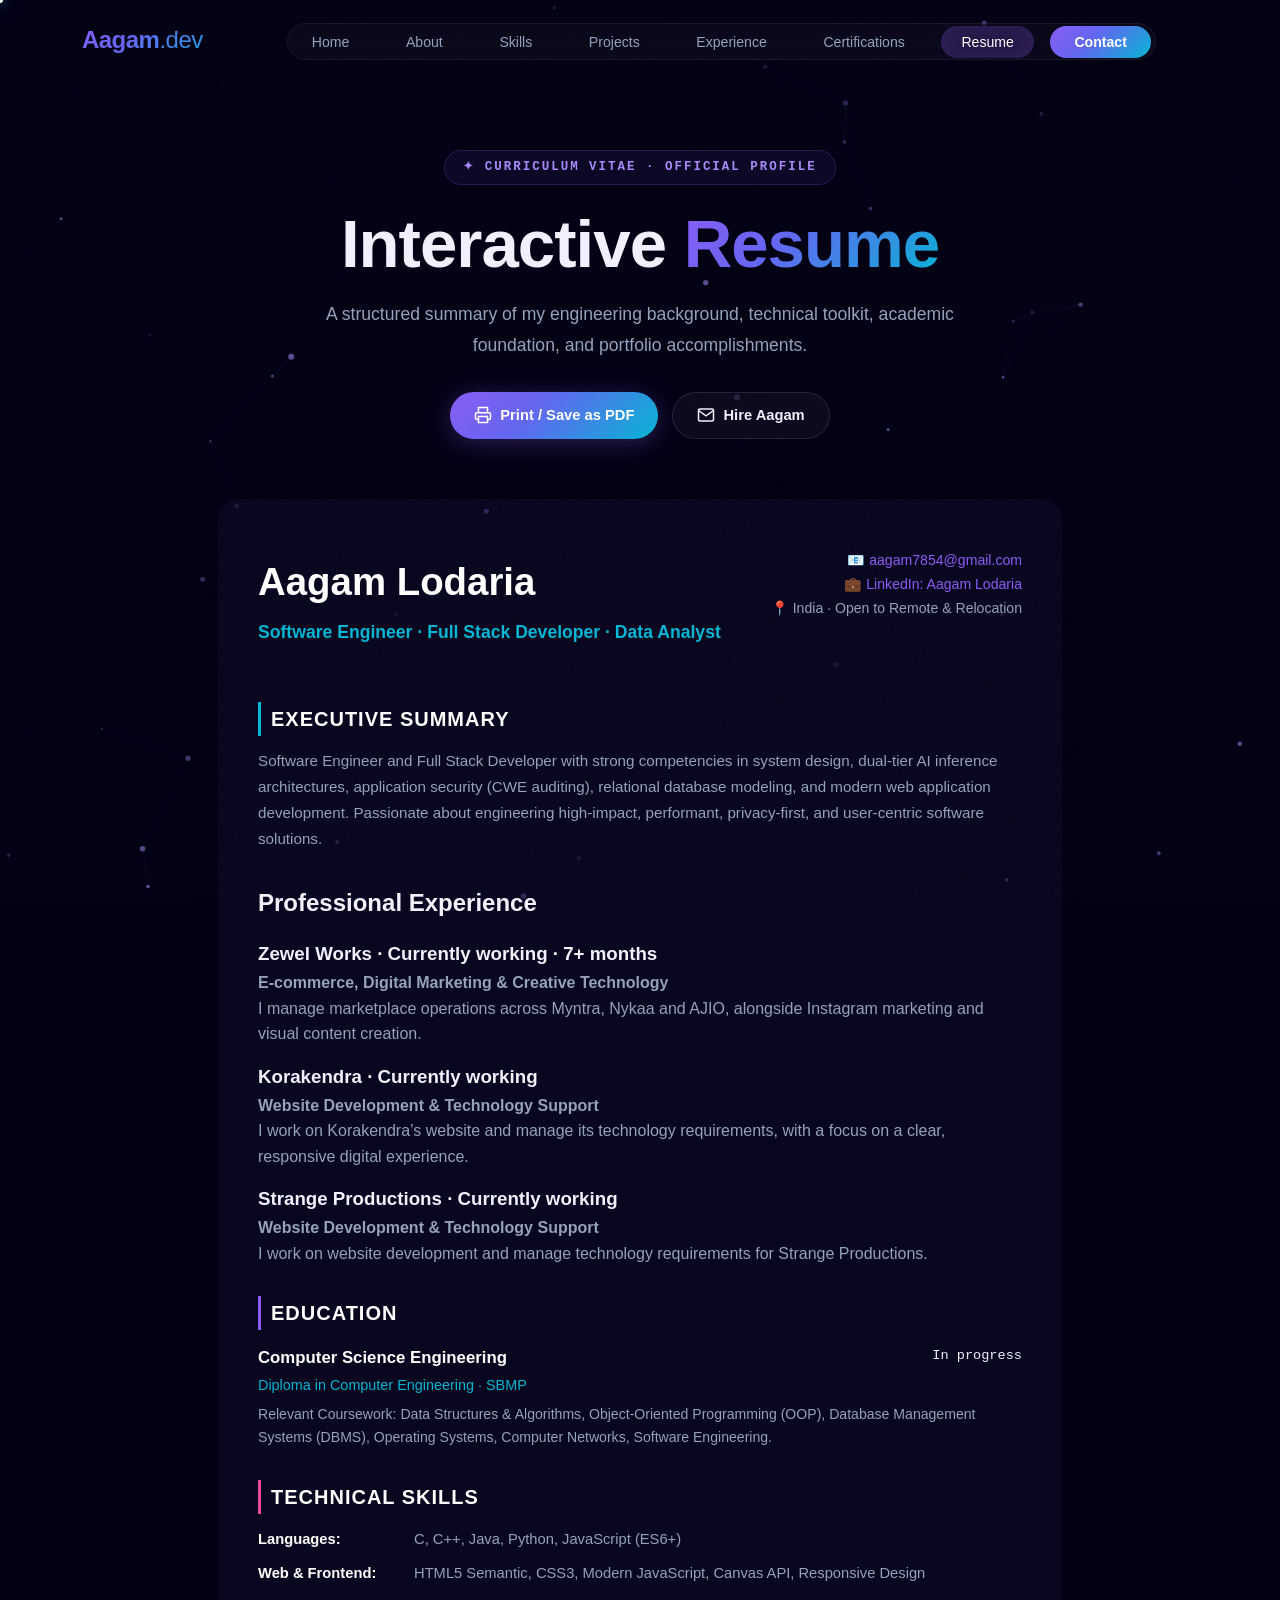
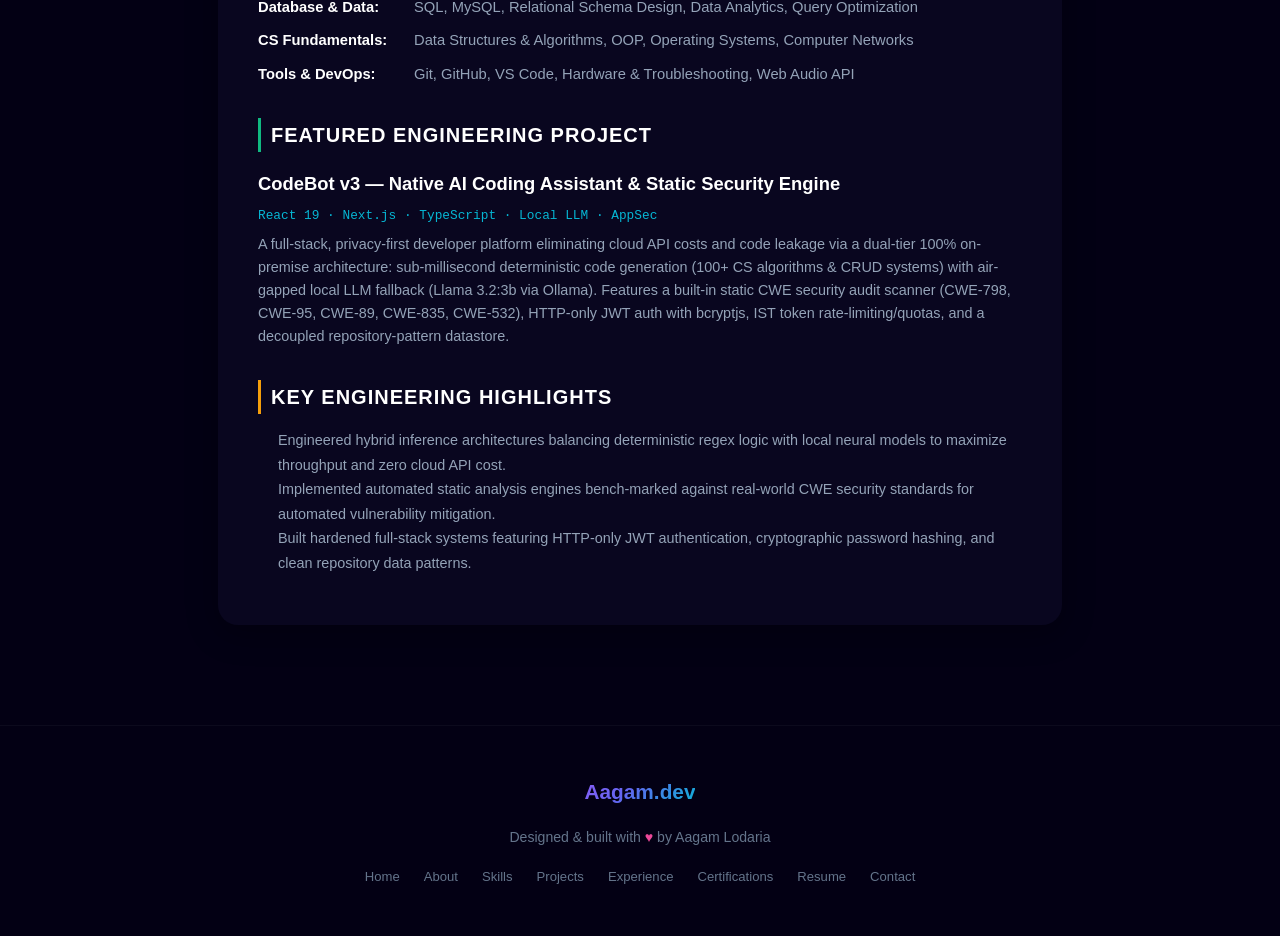
<file: resume.html>
<!DOCTYPE html>
<html lang="en">
<head>
  <meta charset="UTF-8">
  <meta name="viewport" content="width=device-width, initial-scale=1.0">
  <meta name="description" content="Resume & Curriculum Vitae — Aagam Lodaria. Software Engineer, Full Stack Developer, Data Analyst. Experience, education, skills, and projects.">
  <title>Resume & CV — Aagam Lodaria</title>
  <link rel="stylesheet" href="style.css">
  <link rel="icon" href="data:image/svg+xml,<svg xmlns='http://www.w3.org/2000/svg' viewBox='0 0 100 100'><text y='.9em' font-size='90'>📄</text></svg>">
  <style>
    @media print {
      body { background: #fff !important; color: #111 !important; }
      .navbar, .cyber-dock, .terminal-modal, .cursor-dot, .cursor-ring, #neuroCanvas, .footer, .print-hide { display: none !important; }
      .resume-paper { box-shadow: none !important; border: none !important; padding: 0 !important; color: #111 !important; background: transparent !important; }
      .resume-paper h1, .resume-paper h2, .resume-paper h3, .resume-paper p, .resume-paper span { color: #111 !important; }
    }
  </style>
</head>
<body data-theme="violet">
<a class="skip-link" href="#mainContent">Skip to content</a>

  <!-- Interactive Background Canvas -->
  <canvas id="neuroCanvas"></canvas>

  <!-- Custom Magnetic Cursor -->
  <div class="cursor-dot" id="cursorDot"></div>
  <div class="cursor-ring" id="cursorRing"></div>

  <!-- Scroll Progress Bar -->
  <div class="scroll-progress" id="scrollProgress"></div>

  <!-- Navigation -->
  <nav class="navbar" id="navbar">
    <div class="container">
      <a href="index.html" class="nav-logo">
        <span class="logo-bracket">&lt;</span>Aagam<span class="logo-dot">.dev</span><span class="logo-bracket">/&gt;</span>
      </a>
      <ul class="nav-links" id="navLinks">
        <li><a href="index.html" class="nav-link">Home</a></li>
        <li><a href="about.html" class="nav-link">About</a></li>
        <li><a href="skills.html" class="nav-link">Skills</a></li>
        <li><a href="projects.html" class="nav-link">Projects</a></li>
        <li><a href="experience.html" class="nav-link">Experience</a></li>
        <li><a href="certifications.html" class="nav-link">Certifications</a></li>
        <li><a href="resume.html" class="nav-link active">Resume</a></li>
        <li><a href="contact.html" class="nav-link nav-cta">Contact</a></li>
      </ul>
      <div class="nav-actions">
        <div class="nav-toggle" id="navToggle" role="button" tabindex="0" aria-label="Toggle navigation" aria-controls="navLinks" aria-expanded="false">
          <span></span>
          <span></span>
          <span></span>
        </div>
      </div>
    </div>
    <div class="nav-overlay" id="navOverlay"></div>
  </nav>

  <main id="mainContent" tabindex="-1">

    <!-- Page Header -->
    <section class="page-header-section print-hide">
      <div class="container">
        <div class="page-badge reveal">✦ Curriculum Vitae · Official Profile</div>
        <h1 class="page-title reveal reveal-delay-1">
          Interactive <span class="gradient-text">Resume</span>
        </h1>
        <p class="page-subtitle reveal reveal-delay-2">
          A structured summary of my engineering background, technical toolkit, academic foundation, and portfolio accomplishments.
        </p>

        <!-- Resume Action Buttons -->
        <div style="display: flex; gap: 14px; justify-content: center; margin-top: 24px;" class="reveal reveal-delay-3">
          <button onclick="window.print()" class="btn btn-primary" style="padding: 10px 24px;">
            <svg width="18" height="18" viewBox="0 0 24 24" fill="none" stroke="currentColor" stroke-width="2"><polyline points="6 9 6 2 18 2 18 9"/><path d="M6 18H4a2 2 0 0 1-2-2v-5a2 2 0 0 1 2-2h16a2 2 0 0 1 2 2v5a2 2 0 0 1-2 2h-2"/><rect x="6" y="14" width="12" height="8"/></svg>
            <span>Print / Save as PDF</span>
          </button>
          <a href="contact.html" class="btn btn-secondary" style="padding: 10px 24px;">
            <svg width="18" height="18" viewBox="0 0 24 24" fill="none" stroke="currentColor" stroke-width="2"><path d="M4 4h16c1.1 0 2 .9 2 2v12c0 1.1-.9 2-2 2H4c-1.1 0-2-.9-2-2V6c0-1.1.9-2 2-2z"/><polyline points="22,6 12,13 2,6"/></svg>
            <span>Hire Aagam</span>
          </a>
        </div>
      </div>
    </section>

    <!-- Resume Document View -->
    <section style="padding: 10px 0 100px;">
      <div class="container" style="max-width: 900px;">

        <div class="resume-paper reveal" style="background: var(--bg-card); border: 1px solid var(--border-color); border-radius: 20px; padding: 50px 40px; box-shadow: var(--shadow-card);">
          
          <!-- Header -->
          <div style="display: flex; justify-content: space-between; align-items: flex-start; flex-wrap: wrap; gap: 20px; border-bottom: 2px solid var(--border-color); padding-bottom: 24px; margin-bottom: 30px;">
            <div>
              <h1 style="font-family: var(--font-display); font-size: 2.4rem; font-weight: 800; color: #fff; margin-bottom: 4px;">
                Aagam Lodaria
              </h1>
              <p style="font-size: 1.1rem; color: var(--accent-cyan); font-weight: 600;">
                Software Engineer · Full Stack Developer · Data Analyst
              </p>
            </div>
            <div style="font-size: 0.88rem; color: var(--text-secondary); line-height: 1.7; text-align: right;">
              <div>📧 <a href="mailto:aagam7854@gmail.com" style="color: var(--accent-purple);">aagam7854@gmail.com</a></div>
              <div>💼 <a href="https://www.linkedin.com/in/aagam-lodaria-b747863a8" target="_blank" rel="noopener noreferrer" style="color: var(--accent-purple);">LinkedIn: Aagam Lodaria</a></div>
              <div>📍 India · Open to Remote & Relocation</div>
            </div>
          </div>

          <!-- Professional Summary -->
          <div style="margin-bottom: 32px;">
            <h2 style="font-family: var(--font-display); font-size: 1.25rem; font-weight: 700; color: #fff; text-transform: uppercase; letter-spacing: 0.05em; border-left: 3px solid var(--accent-cyan); padding-left: 10px; margin-bottom: 12px;">
              Executive Summary
            </h2>
            <p style="color: var(--text-secondary); line-height: 1.7; font-size: 0.95rem;">
              Software Engineer and Full Stack Developer with strong competencies in system design, dual-tier AI inference architectures, application security (CWE auditing), relational database modeling, and modern web application development. Passionate about engineering high-impact, performant, privacy-first, and user-centric software solutions.
            </p>
          </div>

          <div class="resume-work"><h2>Professional Experience</h2><h3>Zewel Works · Currently working · 7+ months</h3><p><strong>E-commerce, Digital Marketing & Creative Technology</strong></p><p>I manage marketplace operations across Myntra, Nykaa and AJIO, alongside Instagram marketing and visual content creation.</p><h3>Korakendra · Currently working</h3><p><strong>Website Development & Technology Support</strong></p><p>I work on Korakendra’s website and manage its technology requirements, with a focus on a clear, responsive digital experience.</p><h3>Strange Productions · Currently working</h3><p><strong>Website Development & Technology Support</strong></p><p>I work on website development and manage technology requirements for Strange Productions.</p></div><!-- Education -->
          <div style="margin-bottom: 32px;">
            <h2 style="font-family: var(--font-display); font-size: 1.25rem; font-weight: 700; color: #fff; text-transform: uppercase; letter-spacing: 0.05em; border-left: 3px solid var(--accent-purple); padding-left: 10px; margin-bottom: 14px;">
              Education
            </h2>
            <div style="display: flex; justify-content: space-between; align-items: flex-start; margin-bottom: 6px;">
              <div>
                <h3 style="font-size: 1.05rem; font-weight: 700; color: #fff;">Computer Science Engineering</h3>
                <p style="color: var(--accent-cyan); font-size: 0.9rem;">Diploma in Computer Engineering · SBMP</p>
              </div>
              <span style="font-family: var(--font-mono); font-size: 0.85rem; color: var(--text-muted);">In progress</span>
            </div>
            <p style="color: var(--text-secondary); font-size: 0.88rem; line-height: 1.6;">
              Relevant Coursework: Data Structures & Algorithms, Object-Oriented Programming (OOP), Database Management Systems (DBMS), Operating Systems, Computer Networks, Software Engineering.
            </p>
          </div>

          <!-- Technical Skills Breakdown -->
          <div style="margin-bottom: 32px;">
            <h2 style="font-family: var(--font-display); font-size: 1.25rem; font-weight: 700; color: #fff; text-transform: uppercase; letter-spacing: 0.05em; border-left: 3px solid var(--accent-pink); padding-left: 10px; margin-bottom: 14px;">
              Technical Skills
            </h2>
            <div style="display: grid; grid-template-columns: 140px 1fr; gap: 10px 16px; font-size: 0.92rem; line-height: 1.6;">
              <div style="font-weight: 600; color: #fff;">Languages:</div>
              <div style="color: var(--text-secondary);">C, C++, Java, Python, JavaScript (ES6+)</div>

              <div style="font-weight: 600; color: #fff;">Web & Frontend:</div>
              <div style="color: var(--text-secondary);">HTML5 Semantic, CSS3, Modern JavaScript, Canvas API, Responsive Design</div>

              <div style="font-weight: 600; color: #fff;">Database & Data:</div>
              <div style="color: var(--text-secondary);">SQL, MySQL, Relational Schema Design, Data Analytics, Query Optimization</div>

              <div style="font-weight: 600; color: #fff;">CS Fundamentals:</div>
              <div style="color: var(--text-secondary);">Data Structures & Algorithms, OOP, Operating Systems, Computer Networks</div>

              <div style="font-weight: 600; color: #fff;">Tools & DevOps:</div>
              <div style="color: var(--text-secondary);">Git, GitHub, VS Code, Hardware & Troubleshooting, Web Audio API</div>
            </div>
          </div>

          <!-- Featured Projects -->
          <div style="margin-bottom: 32px;">
            <h2 style="font-family: var(--font-display); font-size: 1.25rem; font-weight: 700; color: #fff; text-transform: uppercase; letter-spacing: 0.05em; border-left: 3px solid var(--accent-green); padding-left: 10px; margin-bottom: 16px;">
              Featured Engineering Project
            </h2>

            <div style="margin-bottom: 20px;">
              <div style="display: flex; justify-content: space-between; align-items: baseline; flex-wrap: wrap; gap: 6px;">
                <h3 style="font-size: 1.15rem; font-weight: 700; color: #fff;">CodeBot v3 — Native AI Coding Assistant & Static Security Engine</h3>
                <span style="font-family: var(--font-mono); font-size: 0.8rem; color: var(--accent-cyan);">React 19 · Next.js · TypeScript · Local LLM · AppSec</span>
              </div>
              <p style="color: var(--text-secondary); font-size: 0.9rem; line-height: 1.6; margin-top: 6px;">
                A full-stack, privacy-first developer platform eliminating cloud API costs and code leakage via a dual-tier 100% on-premise architecture: sub-millisecond deterministic code generation (100+ CS algorithms & CRUD systems) with air-gapped local LLM fallback (Llama 3.2:3b via Ollama). Features a built-in static CWE security audit scanner (CWE-798, CWE-95, CWE-89, CWE-835, CWE-532), HTTP-only JWT auth with bcryptjs, IST token rate-limiting/quotas, and a decoupled repository-pattern datastore.
              </p>
            </div>
          </div>

          <!-- Milestones & Highlights -->
          <div>
            <h2 style="font-family: var(--font-display); font-size: 1.25rem; font-weight: 700; color: #fff; text-transform: uppercase; letter-spacing: 0.05em; border-left: 3px solid #f59e0b; padding-left: 10px; margin-bottom: 14px;">
              Key Engineering Highlights
            </h2>
            <ul style="color: var(--text-secondary); font-size: 0.9rem; line-height: 1.7; padding-left: 20px;">
              <li>Engineered hybrid inference architectures balancing deterministic regex logic with local neural models to maximize throughput and zero cloud API cost.</li>
              <li>Implemented automated static analysis engines bench-marked against real-world CWE security standards for automated vulnerability mitigation.</li>
              <li>Built hardened full-stack systems featuring HTTP-only JWT authentication, cryptographic password hashing, and clean repository data patterns.</li>
            </ul>
          </div>

        </div>

      </div>
    </section>

  </main>

  <!-- Footer -->
  <footer class="footer print-hide">
    <div class="container">
      <div class="footer-content">
        <div class="footer-logo">Aagam.dev</div>
        <p class="footer-text">
          Designed & built with <span class="heart">♥</span> by Aagam Lodaria
        </p>
        <div class="footer-links">
          <a href="index.html">Home</a>
          <a href="about.html">About</a>
          <a href="skills.html">Skills</a>
          <a href="projects.html">Projects</a>
          <a href="experience.html">Experience</a>
          <a href="certifications.html">Certifications</a>
          <a href="resume.html">Resume</a>
          <a href="contact.html">Contact</a>
        </div>
      </div>
    </div>
  </footer>

  <script src="script.js" defer></script>
</body>
</html>
</file>
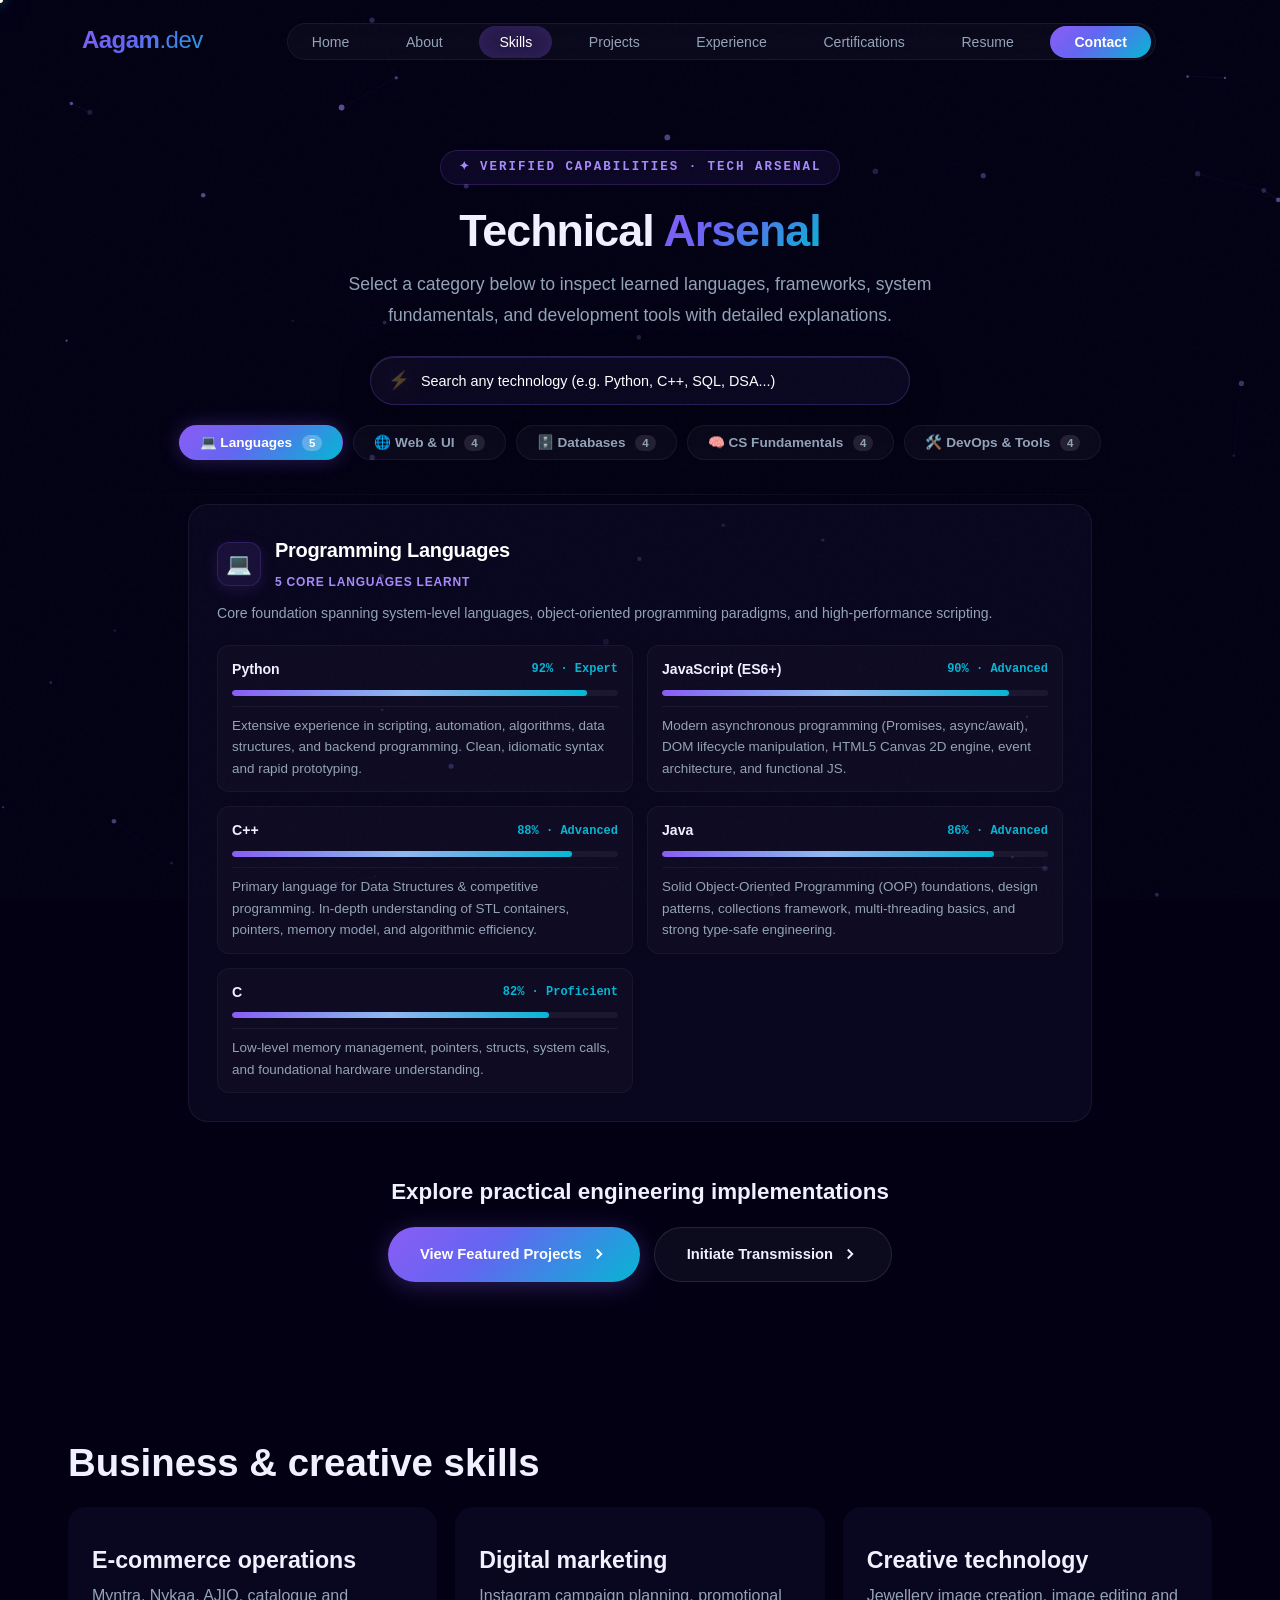
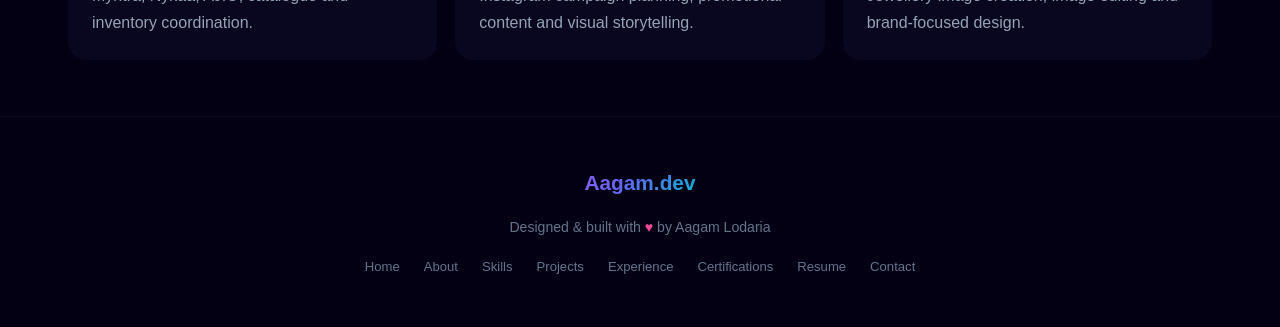
<file: skills.html>
<!DOCTYPE html>
<html lang="en">
<head>
  <meta charset="UTF-8">
  <meta name="viewport" content="width=device-width, initial-scale=1.0">
  <meta name="description" content="Aagam Lodaria — Tech Arsenal & Skills. C, C++, Java, Python, JavaScript, HTML5, CSS3, SQL, MySQL, DSA, OOP, OS, Networks, Git.">
  <title>Tech Arsenal — Aagam Lodaria</title>
  <link rel="stylesheet" href="style.css">
  <link rel="icon" href="data:image/svg+xml,<svg xmlns='http://www.w3.org/2000/svg' viewBox='0 0 100 100'><text y='.9em' font-size='90'>⚡</text></svg>">
</head>
<body data-theme="violet">
<a class="skip-link" href="#mainContent">Skip to content</a>

  <!-- Interactive Background Canvas -->
  <canvas id="neuroCanvas"></canvas>

  <!-- Custom Magnetic Cursor -->
  <div class="cursor-dot" id="cursorDot"></div>
  <div class="cursor-ring" id="cursorRing"></div>

  <!-- Scroll Progress Bar -->
  <div class="scroll-progress" id="scrollProgress"></div>

  <!-- Navigation -->
  <nav class="navbar" id="navbar">
    <div class="container">
      <a href="index.html" class="nav-logo">
        <span class="logo-bracket">&lt;</span>Aagam<span class="logo-dot">.dev</span><span class="logo-bracket">/&gt;</span>
      </a>
      <ul class="nav-links" id="navLinks">
        <li><a href="index.html" class="nav-link">Home</a></li>
        <li><a href="about.html" class="nav-link">About</a></li>
        <li><a href="skills.html" class="nav-link active">Skills</a></li>
        <li><a href="projects.html" class="nav-link">Projects</a></li>
        <li><a href="experience.html" class="nav-link">Experience</a></li>
        <li><a href="certifications.html" class="nav-link">Certifications</a></li>
        <li><a href="resume.html" class="nav-link">Resume</a></li>
        <li><a href="contact.html" class="nav-link nav-cta">Contact</a></li>
      </ul>
      <div class="nav-actions">
        <div class="nav-toggle" id="navToggle" role="button" tabindex="0" aria-label="Toggle navigation" aria-controls="navLinks" aria-expanded="false">
          <span></span>
          <span></span>
          <span></span>
        </div>
      </div>
    </div>
    <div class="nav-overlay" id="navOverlay"></div>
  </nav>

  <main id="mainContent" tabindex="-1">

    <!-- Page Header -->
    <section class="page-header-section" style="padding-bottom: 24px;">
      <div class="container">
        <div class="page-badge reveal">✦ Verified Capabilities · Tech Arsenal</div>
        <h1 class="page-title reveal reveal-delay-1" style="font-size: clamp(2rem, 4vw, 2.8rem); margin-bottom: 12px;">
          Technical <span class="gradient-text">Arsenal</span>
        </h1>
        <p class="page-subtitle reveal reveal-delay-2" style="max-width: 640px; margin-bottom: 24px;">
          Select a category below to inspect learned languages, frameworks, system fundamentals, and development tools with detailed explanations.
        </p>

        <!-- Real-time Skill Search Bar -->
        <div class="skill-search-wrapper reveal reveal-delay-2" style="max-width: 540px; margin: 0 auto 20px;">
          <span class="skill-search-icon">⚡</span>
          <input type="text" id="skillSearchInput" class="skill-search-input" placeholder="Search any technology (e.g. Python, C++, SQL, DSA...)" autocomplete="off">
          <button class="skill-search-clear" id="skillSearchClear" aria-label="Clear Search" style="display: none;">✕</button>
        </div>

        <!-- Interactive Category Tab Buttons Bar -->
        <div class="filter-bar reveal reveal-delay-3" id="skillFilterBar" style="gap: 10px; margin-bottom: 10px; flex-wrap: wrap; justify-content: center;">
          <button class="filter-btn active" data-category="languages">
            <span>💻 Languages</span>
            <span class="filter-count">5</span>
          </button>
          <button class="filter-btn" data-category="web">
            <span>🌐 Web &amp; UI</span>
            <span class="filter-count">4</span>
          </button>
          <button class="filter-btn" data-category="database">
            <span>🗄️ Databases</span>
            <span class="filter-count">4</span>
          </button>
          <button class="filter-btn" data-category="core">
            <span>🧠 CS Fundamentals</span>
            <span class="filter-count">4</span>
          </button>
          <button class="filter-btn" data-category="tools">
            <span>🛠️ DevOps &amp; Tools</span>
            <span class="filter-count">4</span>
          </button>
        </div>
      </div>
    </section>

    <!-- Skills Tab Content Section -->
    <section class="skills" style="padding-top: 10px; padding-bottom: 60px;">
      <div class="container" style="max-width: 960px;">

        <!-- ========================================== -->
        <!-- 1. PROGRAMMING LANGUAGES (DEFAULT ACTIVE) -->
        <!-- ========================================== -->
        <div class="skill-category reveal" id="cat-languages" data-category="languages" style="display: flex; padding: 28px; width: 100%;">
          <div class="skill-category-header" style="margin-bottom: 8px;">
            <div class="skill-category-icon" style="width: 44px; height: 44px; min-width: 44px; font-size: 1.3rem;">💻</div>
            <div>
              <h3 style="font-size: 1.25rem;">Programming Languages</h3>
              <span class="skill-category-count">5 Core Languages Learnt</span>
            </div>
          </div>
          <p class="skill-category-desc" style="font-size: 0.88rem; margin-bottom: 20px;">
            Core foundation spanning system-level languages, object-oriented programming paradigms, and high-performance scripting.
          </p>

          <div class="skill-items-list" style="display: grid; grid-template-columns: repeat(auto-fit, minmax(380px, 1fr)); gap: 14px;">
            
            <!-- Python -->
            <div class="skill-interactive-item" data-name="Python" data-level="Expert" data-pct="92">
              <div class="skill-item-header">
                <span class="skill-item-name">Python</span>
                <span class="skill-item-level">92% · Expert</span>
              </div>
              <div class="skill-progress-track">
                <div class="skill-progress-bar" style="width: 92%;"></div>
              </div>
              <p class="skill-item-desc">
                Extensive experience in scripting, automation, algorithms, data structures, and backend programming. Clean, idiomatic syntax and rapid prototyping.
              </p>
            </div>

            <!-- JavaScript (ES6+) -->
            <div class="skill-interactive-item" data-name="JavaScript (ES6+)" data-level="Advanced" data-pct="90">
              <div class="skill-item-header">
                <span class="skill-item-name">JavaScript (ES6+)</span>
                <span class="skill-item-level">90% · Advanced</span>
              </div>
              <div class="skill-progress-track">
                <div class="skill-progress-bar" style="width: 90%;"></div>
              </div>
              <p class="skill-item-desc">
                Modern asynchronous programming (Promises, async/await), DOM lifecycle manipulation, HTML5 Canvas 2D engine, event architecture, and functional JS.
              </p>
            </div>

            <!-- C++ -->
            <div class="skill-interactive-item" data-name="C++" data-level="Advanced" data-pct="88">
              <div class="skill-item-header">
                <span class="skill-item-name">C++</span>
                <span class="skill-item-level">88% · Advanced</span>
              </div>
              <div class="skill-progress-track">
                <div class="skill-progress-bar" style="width: 88%;"></div>
              </div>
              <p class="skill-item-desc">
                Primary language for Data Structures &amp; competitive programming. In-depth understanding of STL containers, pointers, memory model, and algorithmic efficiency.
              </p>
            </div>

            <!-- Java -->
            <div class="skill-interactive-item" data-name="Java" data-level="Advanced" data-pct="86">
              <div class="skill-item-header">
                <span class="skill-item-name">Java</span>
                <span class="skill-item-level">86% · Advanced</span>
              </div>
              <div class="skill-progress-track">
                <div class="skill-progress-bar" style="width: 86%;"></div>
              </div>
              <p class="skill-item-desc">
                Solid Object-Oriented Programming (OOP) foundations, design patterns, collections framework, multi-threading basics, and strong type-safe engineering.
              </p>
            </div>

            <!-- C -->
            <div class="skill-interactive-item" data-name="C" data-level="Proficient" data-pct="82">
              <div class="skill-item-header">
                <span class="skill-item-name">C</span>
                <span class="skill-item-level">82% · Proficient</span>
              </div>
              <div class="skill-progress-track">
                <div class="skill-progress-bar" style="width: 82%;"></div>
              </div>
              <p class="skill-item-desc">
                Low-level memory management, pointers, structs, system calls, and foundational hardware understanding.
              </p>
            </div>

          </div>
        </div>

        <!-- ========================================== -->
        <!-- 2. WEB & UI (HIDDEN UNTIL TAB CLICKED) -->
        <!-- ========================================== -->
        <div class="skill-category reveal" id="cat-web" data-category="web" style="display: none; padding: 28px; width: 100%;">
          <div class="skill-category-header" style="margin-bottom: 8px;">
            <div class="skill-category-icon" style="width: 44px; height: 44px; min-width: 44px; font-size: 1.3rem;">🌐</div>
            <div>
              <h3 style="font-size: 1.25rem;">Web &amp; UI Architecture</h3>
              <span class="skill-category-count">4 Technologies Learnt</span>
            </div>
          </div>
          <p class="skill-category-desc" style="font-size: 0.88rem; margin-bottom: 20px;">
            Building accessible, responsive, ultra-smooth animated, and modern browser digital experiences.
          </p>

          <div class="skill-items-list" style="display: grid; grid-template-columns: repeat(auto-fit, minmax(380px, 1fr)); gap: 14px;">
            
            <!-- HTML5 -->
            <div class="skill-interactive-item" data-name="HTML5 Semantic Architecture" data-level="Expert" data-pct="96">
              <div class="skill-item-header">
                <span class="skill-item-name">HTML5 Semantic Architecture</span>
                <span class="skill-item-level">96% · Expert</span>
              </div>
              <div class="skill-progress-track">
                <div class="skill-progress-bar" style="width: 96%;"></div>
              </div>
              <p class="skill-item-desc">
                Semantic elements, SEO optimization, high accessibility standards (ARIA), clean hierarchical DOM structure, and schema metadata.
              </p>
            </div>

            <!-- CSS3 -->
            <div class="skill-interactive-item" data-name="CSS3, Grid, Flex & Keyframes" data-level="Expert" data-pct="94">
              <div class="skill-item-header">
                <span class="skill-item-name">CSS3, Grid &amp; Flexbox</span>
                <span class="skill-item-level">94% · Expert</span>
              </div>
              <div class="skill-progress-track">
                <div class="skill-progress-bar" style="width: 94%;"></div>
              </div>
              <p class="skill-item-desc">
                Bespoke design systems, CSS custom properties, glassmorphism, responsive media queries, and performant 60fps keyframe micro-animations.
              </p>
            </div>

            <!-- Modern UI / React -->
            <div class="skill-interactive-item" data-name="Modern Web UI & React Patterns" data-level="Advanced" data-pct="90">
              <div class="skill-item-header">
                <span class="skill-item-name">Modern UI &amp; React Patterns</span>
                <span class="skill-item-level">90% · Advanced</span>
              </div>
              <div class="skill-progress-track">
                <div class="skill-progress-bar" style="width: 90%;"></div>
              </div>
              <p class="skill-item-desc">
                Component architecture, state management, reactive DOM manipulation, virtual DOM lifecycle, and modular interface design systems.
              </p>
            </div>

            <!-- Responsive Design -->
            <div class="skill-interactive-item" data-name="Responsive Web Design" data-level="Expert" data-pct="95">
              <div class="skill-item-header">
                <span class="skill-item-name">Responsive Design</span>
                <span class="skill-item-level">95% · Expert</span>
              </div>
              <div class="skill-progress-track">
                <div class="skill-progress-bar" style="width: 95%;"></div>
              </div>
              <p class="skill-item-desc">
                Mobile-first engineering, multi-breakpoint adaptability, touch micro-interactions, fluid clamp typography, and cross-browser consistency.
              </p>
            </div>

          </div>
        </div>

        <!-- ========================================== -->
        <!-- 3. DATABASES (HIDDEN UNTIL TAB CLICKED) -->
        <!-- ========================================== -->
        <div class="skill-category reveal" id="cat-database" data-category="database" style="display: none; padding: 28px; width: 100%;">
          <div class="skill-category-header" style="margin-bottom: 8px;">
            <div class="skill-category-icon" style="width: 44px; height: 44px; min-width: 44px; font-size: 1.3rem;">🗄️</div>
            <div>
              <h3 style="font-size: 1.25rem;">Databases &amp; Systems</h3>
              <span class="skill-category-count">4 Core Areas Learnt</span>
            </div>
          </div>
          <p class="skill-category-desc" style="font-size: 0.88rem; margin-bottom: 20px;">
            Relational database design, query optimization, indexing, and structured data persistence.
          </p>

          <div class="skill-items-list" style="display: grid; grid-template-columns: repeat(auto-fit, minmax(380px, 1fr)); gap: 14px;">
            
            <!-- SQL -->
            <div class="skill-interactive-item" data-name="SQL Query Optimization" data-level="Advanced" data-pct="90">
              <div class="skill-item-header">
                <span class="skill-item-name">SQL Queries &amp; Joins</span>
                <span class="skill-item-level">90% · Advanced</span>
              </div>
              <div class="skill-progress-track">
                <div class="skill-progress-bar" style="width: 90%;"></div>
              </div>
              <p class="skill-item-desc">
                Complex joins, window functions, aggregations, subqueries, view creation, and query execution plan tuning.
              </p>
            </div>

            <!-- MySQL -->
            <div class="skill-interactive-item" data-name="MySQL Relational Engine" data-level="Advanced" data-pct="88">
              <div class="skill-item-header">
                <span class="skill-item-name">MySQL Relational Engine</span>
                <span class="skill-item-level">88% · Advanced</span>
              </div>
              <div class="skill-progress-track">
                <div class="skill-progress-bar" style="width: 88%;"></div>
              </div>
              <p class="skill-item-desc">
                Schema architecture, foreign keys, table normalization (1NF–3NF), transactions (ACID properties), and data integrity constraints.
              </p>
            </div>

            <!-- DBMS -->
            <div class="skill-interactive-item" data-name="DBMS Architecture" data-level="Advanced" data-pct="90">
              <div class="skill-item-header">
                <span class="skill-item-name">DBMS Architecture</span>
                <span class="skill-item-level">90% · Advanced</span>
              </div>
              <div class="skill-progress-track">
                <div class="skill-progress-bar" style="width: 90%;"></div>
              </div>
              <p class="skill-item-desc">
                Concurrency control, lock mechanisms, write-ahead logging, recovery, indexing structures (B-trees, hash indexes), and storage engines.
              </p>
            </div>

            <!-- Data Modeling -->
            <div class="skill-interactive-item" data-name="Data Modeling & Schemas" data-level="Advanced" data-pct="86">
              <div class="skill-item-header">
                <span class="skill-item-name">Data Modeling &amp; ERD</span>
                <span class="skill-item-level">86% · Advanced</span>
              </div>
              <div class="skill-progress-track">
                <div class="skill-progress-bar" style="width: 86%;"></div>
              </div>
              <p class="skill-item-desc">
                Entity-Relationship (ER) diagrams, cardinalities, relational mapping, and domain-driven schema design for reliable data stores.
              </p>
            </div>

          </div>
        </div>

        <!-- ========================================== -->
        <!-- 4. CS FUNDAMENTALS (HIDDEN UNTIL TAB CLICKED) -->
        <!-- ========================================== -->
        <div class="skill-category reveal" id="cat-core" data-category="core" style="display: none; padding: 28px; width: 100%;">
          <div class="skill-category-header" style="margin-bottom: 8px;">
            <div class="skill-category-icon" style="width: 44px; height: 44px; min-width: 44px; font-size: 1.3rem;">🧠</div>
            <div>
              <h3 style="font-size: 1.25rem;">CS Core Fundamentals</h3>
              <span class="skill-category-count">4 Core Areas Learnt</span>
            </div>
          </div>
          <p class="skill-category-desc" style="font-size: 0.88rem; margin-bottom: 20px;">
            Algorithmic efficiency, time/space complexity, core computer science concepts, and system architecture.
          </p>

          <div class="skill-items-list" style="display: grid; grid-template-columns: repeat(auto-fit, minmax(380px, 1fr)); gap: 14px;">
            
            <!-- DSA -->
            <div class="skill-interactive-item" data-name="Data Structures & Algorithms" data-level="Expert" data-pct="92">
              <div class="skill-item-header">
                <span class="skill-item-name">Data Structures &amp; Algorithms</span>
                <span class="skill-item-level">92% · Expert</span>
              </div>
              <div class="skill-progress-track">
                <div class="skill-progress-bar" style="width: 92%;"></div>
              </div>
              <p class="skill-item-desc">
                Arrays, Linked Lists, Trees, Graphs, Dynamic Programming, Heaps, Recursion, and asymptotic space-time (Big-O) optimization.
              </p>
            </div>

            <!-- OOP -->
            <div class="skill-interactive-item" data-name="Object-Oriented Programming (OOP)" data-level="Expert" data-pct="94">
              <div class="skill-item-header">
                <span class="skill-item-name">OOP &amp; SOLID Principles</span>
                <span class="skill-item-level">94% · Expert</span>
              </div>
              <div class="skill-progress-track">
                <div class="skill-progress-bar" style="width: 94%;"></div>
              </div>
              <p class="skill-item-desc">
                Encapsulation, Inheritance, Polymorphism, Abstraction, SOLID design principles, and maintainable class hierarchies.
              </p>
            </div>

            <!-- OS -->
            <div class="skill-interactive-item" data-name="Operating Systems Concepts" data-level="Advanced" data-pct="86">
              <div class="skill-item-header">
                <span class="skill-item-name">Operating Systems Concepts</span>
                <span class="skill-item-level">86% · Advanced</span>
              </div>
              <div class="skill-progress-track">
                <div class="skill-progress-bar" style="width: 86%;"></div>
              </div>
              <p class="skill-item-desc">
                Process lifecycle, CPU scheduling algorithms, virtual memory, paging, deadlocks, semaphores, and inter-process communication.
              </p>
            </div>

            <!-- Networks -->
            <div class="skill-interactive-item" data-name="Computer Networks" data-level="Advanced" data-pct="85">
              <div class="skill-item-header">
                <span class="skill-item-name">Computer Networks</span>
                <span class="skill-item-level">85% · Advanced</span>
              </div>
              <div class="skill-progress-track">
                <div class="skill-progress-bar" style="width: 85%;"></div>
              </div>
              <p class="skill-item-desc">
                OSI &amp; TCP/IP layered models, HTTP/HTTPS protocols, DNS, client-server socket communication, routing, and network security basics.
              </p>
            </div>

          </div>
        </div>

        <!-- ========================================== -->
        <!-- 5. DEVOPS & TOOLS (HIDDEN UNTIL TAB CLICKED) -->
        <!-- ========================================== -->
        <div class="skill-category reveal" id="cat-tools" data-category="tools" style="display: none; padding: 28px; width: 100%;">
          <div class="skill-category-header" style="margin-bottom: 8px;">
            <div class="skill-category-icon" style="width: 44px; height: 44px; min-width: 44px; font-size: 1.3rem;">🛠️</div>
            <div>
              <h3 style="font-size: 1.25rem;">DevOps &amp; Tooling</h3>
              <span class="skill-category-count">4 Core Tools Learnt</span>
            </div>
          </div>
          <p class="skill-category-desc" style="font-size: 0.88rem; margin-bottom: 20px;">
            Distributed version control, workflow automation, debugging tools, and development environments.
          </p>

          <div class="skill-items-list" style="display: grid; grid-template-columns: repeat(auto-fit, minmax(380px, 1fr)); gap: 14px;">
            
            <!-- Git -->
            <div class="skill-interactive-item" data-name="Git Version Control" data-level="Advanced" data-pct="92">
              <div class="skill-item-header">
                <span class="skill-item-name">Git Version Control</span>
                <span class="skill-item-level">92% · Advanced</span>
              </div>
              <div class="skill-progress-track">
                <div class="skill-progress-bar" style="width: 92%;"></div>
              </div>
              <p class="skill-item-desc">
                Branching strategies, rebase workflows, merge conflict resolution, commit hygiene, cherry-picking, and stash management.
              </p>
            </div>

            <!-- GitHub -->
            <div class="skill-interactive-item" data-name="GitHub & Team Workflows" data-level="Advanced" data-pct="90">
              <div class="skill-item-header">
                <span class="skill-item-name">GitHub Ecosystem</span>
                <span class="skill-item-level">90% · Advanced</span>
              </div>
              <div class="skill-progress-track">
                <div class="skill-progress-bar" style="width: 90%;"></div>
              </div>
              <p class="skill-item-desc">
                Pull requests, code reviews, issue tracking, project boards, GitHub Actions workflows, and open source collaboration.
              </p>
            </div>

            <!-- Linux CLI -->
            <div class="skill-interactive-item" data-name="Unix / Linux CLI" data-level="Advanced" data-pct="88">
              <div class="skill-item-header">
                <span class="skill-item-name">Linux / Unix CLI</span>
                <span class="skill-item-level">88% · Advanced</span>
              </div>
              <div class="skill-progress-track">
                <div class="skill-progress-bar" style="width: 88%;"></div>
              </div>
              <p class="skill-item-desc">
                Bash shell scripting, process management, file permissions, SSH keys, UNIX pipes, and environment variables.
              </p>
            </div>

            <!-- VS Code -->
            <div class="skill-interactive-item" data-name="VS Code & Modern IDEs" data-level="Expert" data-pct="96">
              <div class="skill-item-header">
                <span class="skill-item-name">VS Code &amp; DevTools</span>
                <span class="skill-item-level">96% · Expert</span>
              </div>
              <div class="skill-progress-track">
                <div class="skill-progress-bar" style="width: 96%;"></div>
              </div>
              <p class="skill-item-desc">
                Debugging configurations, profilers, keyboard shortcuts, linting, formatters, and workspace productivity.
              </p>
            </div>

          </div>
        </div>

        <!-- No Results Found State (For Search) -->
        <div id="skillsNoResults" class="skills-no-results" style="display: none; text-align: center; padding: 40px 20px;">
          <div style="font-size: 2.5rem; margin-bottom: 12px;">🔍</div>
          <h3>No matching technologies found</h3>
          <p style="color: var(--text-secondary); margin-top: 6px;">Try searching for another keyword like "Python", "SQL", "DSA", "Java", or "Git".</p>
          <button class="btn btn-secondary" id="resetSkillSearchBtn" style="margin-top: 18px;">Reset Search</button>
        </div>

        <!-- Call to Action -->
        <div style="margin: 50px 0 20px; text-align: center;" class="reveal">
          <h3 style="font-size: 1.4rem; margin-bottom: 16px;">Explore practical engineering implementations</h3>
          <div style="display: flex; gap: 14px; justify-content: center; flex-wrap: wrap;">
            <a href="projects.html" class="btn btn-primary">
              <span>View Featured Projects</span>
              <svg width="18" height="18" viewBox="0 0 24 24" fill="none" stroke="currentColor" stroke-width="2.5"><polyline points="9 18 15 12 9 6"/></svg>
            </a>
            <a href="contact.html" class="btn btn-secondary">
              <span>Initiate Transmission</span>
              <svg width="18" height="18" viewBox="0 0 24 24" fill="none" stroke="currentColor" stroke-width="2.5"><polyline points="9 18 15 12 9 6"/></svg>
            </a>
          </div>
        </div>

      </div>
    </section>

  <section class="work-section"><div class="container"><h2>Business &amp; creative skills</h2><div class="work-grid"><article class="work-card"><h3>E-commerce operations</h3><p>Myntra, Nykaa, AJIO, catalogue and inventory coordination.</p></article><article class="work-card"><h3>Digital marketing</h3><p>Instagram campaign planning, promotional content and visual storytelling.</p></article><article class="work-card"><h3>Creative technology</h3><p>Jewellery image creation, image editing and brand-focused design.</p></article></div></div></section></main>

  <!-- Footer -->
  <footer class="footer">
    <div class="container">
      <div class="footer-content">
        <div class="footer-logo">Aagam.dev</div>
        <p class="footer-text">
          Designed & built with <span class="heart">♥</span> by Aagam Lodaria
        </p>
        <div class="footer-links">
          <a href="index.html">Home</a>
          <a href="about.html">About</a>
          <a href="skills.html">Skills</a>
          <a href="projects.html">Projects</a>
          <a href="experience.html">Experience</a>
          <a href="certifications.html">Certifications</a>
          <a href="resume.html">Resume</a>
          <a href="contact.html">Contact</a>
        </div>
      </div>
    </div>
  </footer>

  <script src="script.js" defer></script>
</body>
</html>
</file>
<file: style.css>
/* ========================================
   AAGAM LODARIA - PORTFOLIO WEBSITE
   Ultra Modern Design System v2.0
   ======================================== */

/* === Google Fonts === */


/* === CSS Custom Properties & Dynamic Themes === */
:root,
body[data-theme="violet"] {
  --bg-primary: #030014;
  --bg-secondary: #07051a;
  --bg-tertiary: #0c0926;
  --bg-card: rgba(15, 12, 41, 0.55);
  --bg-card-hover: rgba(25, 20, 60, 0.7);
  --bg-glass: rgba(10, 8, 25, 0.72);

  --accent-purple: #8b5cf6;
  --accent-blue: #6366f1;
  --accent-cyan: #06b6d4;
  --accent-pink: #ec4899;
  --accent-green: #10b981;
  --accent-core: #a78bfa;
  --accent-orange: #f59e0b;

  --gradient-primary: linear-gradient(135deg, #8b5cf6 0%, #6366f1 40%, #06b6d4 100%);
  --gradient-secondary: linear-gradient(135deg, #ec4899 0%, #8b5cf6 100%);
  --gradient-aurora: linear-gradient(135deg, #667eea 0%, #764ba2 25%, #f093fb 50%, #06b6d4 75%, #667eea 100%);
  --gradient-mesh: radial-gradient(at 40% 20%, hsla(268, 82%, 60%, 0.15) 0px, transparent 50%),
    radial-gradient(at 80% 0%, hsla(189, 80%, 50%, 0.12) 0px, transparent 50%),
    radial-gradient(at 0% 50%, hsla(339, 80%, 60%, 0.1) 0px, transparent 50%);
  --gradient-glow: linear-gradient(135deg, rgba(139, 92, 246, 0.2), rgba(99, 102, 241, 0.2), rgba(6, 182, 212, 0.2));

  --border-subtle: rgba(255, 255, 255, 0.06);
  --border-glow: rgba(139, 92, 246, 0.4);
  --shadow-glow: 0 0 50px rgba(139, 92, 246, 0.2);
  --shadow-glow-intense: 0 0 80px rgba(139, 92, 246, 0.35);
  --shadow-card: 0 8px 32px rgba(0, 0, 0, 0.3);
  --shadow-card-hover: 0 20px 60px rgba(0, 0, 0, 0.5), 0 0 40px rgba(139, 92, 246, 0.15);
}

body[data-theme="cyan"] {
  --bg-primary: #020a12;
  --bg-secondary: #041420;
  --bg-tertiary: #071e30;
  --bg-card: rgba(6, 20, 38, 0.55);
  --bg-card-hover: rgba(10, 32, 56, 0.7);
  --bg-glass: rgba(6, 16, 30, 0.72);

  --accent-purple: #06b6d4;
  --accent-blue: #0ea5e9;
  --accent-cyan: #14b8a6;
  --accent-pink: #38bdf8;
  --accent-green: #10b981;
  --accent-core: #22d3ee;

  --gradient-primary: linear-gradient(135deg, #06b6d4 0%, #0ea5e9 50%, #3b82f6 100%);
  --gradient-secondary: linear-gradient(135deg, #2dd4bf 0%, #06b6d4 100%);
  --gradient-glow: linear-gradient(135deg, rgba(6, 182, 212, 0.2), rgba(14, 165, 233, 0.2));

  --border-subtle: rgba(6, 182, 212, 0.1);
  --border-glow: rgba(6, 182, 212, 0.45);
  --shadow-glow: 0 0 50px rgba(6, 182, 212, 0.25);
  --shadow-glow-intense: 0 0 80px rgba(6, 182, 212, 0.4);
}

body[data-theme="matrix"] {
  --bg-primary: #020804;
  --bg-secondary: #041208;
  --bg-tertiary: #081e10;
  --bg-card: rgba(6, 24, 12, 0.55);
  --bg-card-hover: rgba(10, 36, 18, 0.7);
  --bg-glass: rgba(4, 14, 8, 0.72);

  --accent-purple: #10b981;
  --accent-blue: #059669;
  --accent-cyan: #34d399;
  --accent-pink: #6ee7b7;
  --accent-green: #22c55e;
  --accent-core: #4ade80;

  --gradient-primary: linear-gradient(135deg, #10b981 0%, #059669 50%, #34d399 100%);
  --gradient-secondary: linear-gradient(135deg, #22c55e 0%, #10b981 100%);
  --gradient-glow: linear-gradient(135deg, rgba(16, 185, 129, 0.2), rgba(52, 211, 153, 0.2));

  --border-subtle: rgba(16, 185, 129, 0.1);
  --border-glow: rgba(16, 185, 129, 0.45);
  --shadow-glow: 0 0 50px rgba(16, 185, 129, 0.25);
  --shadow-glow-intense: 0 0 80px rgba(16, 185, 129, 0.4);
}

body[data-theme="blaze"] {
  --bg-primary: #0a0404;
  --bg-secondary: #140808;
  --bg-tertiary: #1e0e0e;
  --bg-card: rgba(28, 10, 10, 0.55);
  --bg-card-hover: rgba(44, 16, 16, 0.7);
  --bg-glass: rgba(16, 6, 6, 0.72);

  --accent-purple: #f97316;
  --accent-blue: #ef4444;
  --accent-cyan: #fbbf24;
  --accent-pink: #f43f5e;
  --accent-green: #10b981;
  --accent-core: #fb923c;

  --gradient-primary: linear-gradient(135deg, #f97316 0%, #ef4444 50%, #fbbf24 100%);
  --gradient-secondary: linear-gradient(135deg, #f43f5e 0%, #f97316 100%);
  --gradient-glow: linear-gradient(135deg, rgba(249, 115, 22, 0.2), rgba(239, 68, 68, 0.2));

  --border-subtle: rgba(249, 115, 22, 0.1);
  --border-glow: rgba(249, 115, 22, 0.45);
  --shadow-glow: 0 0 50px rgba(249, 115, 22, 0.25);
  --shadow-glow-intense: 0 0 80px rgba(249, 115, 22, 0.4);
}

:root {
  --text-primary: #f0f0ff;
  --text-secondary: #94a3b8;
  --text-tertiary: #64748b;
  --text-accent: var(--accent-core);

  --section-padding: 120px 0;
  --container-max: 1200px;
  --container-padding: 0 28px;

  --font-primary: 'Inter', -apple-system, BlinkMacSystemFont, sans-serif;
  --font-display: 'Space Grotesk', 'Outfit', sans-serif;
  --font-mono: 'Fira Code', monospace;

  --radius-sm: 10px;
  --radius-md: 16px;
  --radius-lg: 24px;
  --radius-xl: 32px;
  --radius-full: 9999px;

  --transition-fast: 0.15s cubic-bezier(0.4, 0, 0.2, 1);
  --transition-base: 0.3s cubic-bezier(0.4, 0, 0.2, 1);
  --transition-slow: 0.6s cubic-bezier(0.16, 1, 0.3, 1);
  --transition-spring: 0.5s cubic-bezier(0.34, 1.56, 0.64, 1);
}

/* === Reset & Base === */
*,
*::before,
*::after {
  margin: 0;
  padding: 0;
  box-sizing: border-box;
}

html {
  scroll-behavior: smooth;
  scrollbar-width: thin;
  scrollbar-color: var(--accent-purple) transparent;
}

html::-webkit-scrollbar {
  width: 5px;
}

html::-webkit-scrollbar-track {
  background: transparent;
}

html::-webkit-scrollbar-thumb {
  background: var(--accent-purple);
  border-radius: 3px;
}

body {
  font-family: var(--font-primary);
  background-color: var(--bg-primary);
  color: var(--text-primary);
  line-height: 1.7;
  overflow-x: hidden;
  -webkit-font-smoothing: antialiased;
  -moz-osx-font-smoothing: grayscale;
  transition: background-color 0.5s ease, color 0.5s ease;
}

body.intro-active {
  overflow: hidden;
}

/* Noise texture overlay for premium feel */
body::after {
  content: '';
  position: fixed;
  inset: 0;
  background-image: url("data:image/svg+xml,%3Csvg viewBox='0 0 256 256' xmlns='http://www.w3.org/2000/svg'%3E%3Cfilter id='noiseFilter'%3E%3CfeTurbulence type='fractalNoise' baseFrequency='0.9' numOctaves='4' stitchTiles='stitch'/%3E%3C/filter%3E%3Crect width='100%25' height='100%25' filter='url(%23noiseFilter)' opacity='0.03'/%3E%3C/svg%3E");
  pointer-events: none;
  z-index: 99998;
  opacity: 0.4;
}

::selection {
  background: rgba(139, 92, 246, 0.35);
  color: #fff;
}

a {
  text-decoration: none;
  color: inherit;
}

img {
  max-width: 100%;
  display: block;
}

ul {
  list-style: none;
}

.container {
  max-width: var(--container-max);
  margin: 0 auto;
  padding: var(--container-padding);
}


/* === Interactive Neural Background Canvas === */
#neuroCanvas {
  position: fixed;
  inset: 0;
  width: 100vw;
  height: 100vh;
  z-index: 0;
  pointer-events: none;
  opacity: 0.7;
}

/* === Matrix Rain Canvas (Easter Egg) === */
#matrixCanvas {
  position: fixed;
  inset: 0;
  width: 100vw;
  height: 100vh;
  z-index: 99990;
  pointer-events: none;
  opacity: 0;
  transition: opacity 0.5s ease;
}

#matrixCanvas.active {
  opacity: 0.92;
  pointer-events: auto;
}


/* === Custom Magnetic Fluid Cursor === */
.cursor-dot {
  position: fixed;
  top: 0;
  left: 0;
  width: 6px;
  height: 6px;
  background: #fff;
  box-shadow: 0 0 12px var(--accent-cyan), 0 0 30px var(--accent-purple);
  border-radius: 50%;
  pointer-events: none;
  z-index: 999999;
  transform: translate(-50%, -50%);
  transition: opacity 0.2s ease, transform 0.05s linear;
  mix-blend-mode: difference;
}

.cursor-ring {
  position: fixed;
  top: 0;
  left: 0;
  width: 36px;
  height: 36px;
  border: 1.5px solid rgba(139, 92, 246, 0.5);
  box-shadow: 0 0 20px rgba(139, 92, 246, 0.15);
  border-radius: 50%;
  pointer-events: none;
  z-index: 999998;
  transform: translate(-50%, -50%);
  transition: width 0.35s var(--transition-spring), height 0.35s var(--transition-spring), border-color 0.25s ease, background 0.25s ease;
}

.cursor-ring.hover-active {
  width: 60px;
  height: 60px;
  border-color: var(--accent-cyan);
  background: rgba(6, 182, 212, 0.06);
  backdrop-filter: blur(4px);
}

.cursor-ring.click-active {
  transform: translate(-50%, -50%) scale(0.7);
}

/* Screen click shockwave */
.click-ripple {
  position: fixed;
  border-radius: 50%;
  border: 1px solid var(--accent-cyan);
  pointer-events: none;
  z-index: 999990;
  animation: ripple-spread 0.6s cubic-bezier(0.1, 0.8, 0.3, 1) forwards;
}

@keyframes ripple-spread {
  0% {
    width: 0;
    height: 0;
    opacity: 1;
    transform: translate(-50%, -50%) scale(0);
  }

  100% {
    width: 120px;
    height: 120px;
    opacity: 0;
    transform: translate(-50%, -50%) scale(1);
  }
}

@media (pointer: coarse) {

  .cursor-dot,
  .cursor-ring {
    display: none;
  }
}


/* =============================================
   SCROLL PROGRESS BAR
   ============================================= */
.scroll-progress {
  position: fixed;
  top: 0;
  left: 0;
  height: 2px;
  width: 0%;
  background: var(--gradient-primary);
  z-index: 100000;
  transition: width 0.05s linear;
  box-shadow: 0 0 12px var(--accent-purple);
}


/* =============================================
   HYPERSPACE INTRO / SPLASH SCREEN
   ============================================= */
.intro-screen {
  position: fixed;
  inset: 0;
  z-index: 99999;
  background: #020010;
  display: flex;
  align-items: center;
  justify-content: center;
  overflow: hidden;
  perspective: 1200px;
}

.intro-screen.phase-exit {
  animation: intro-dimensional-warp 1.1s cubic-bezier(0.76, 0, 0.24, 1) forwards;
}

.intro-skip {
  position: absolute;
  bottom: 28px;
  right: 32px;
  z-index: 50;
  display: inline-flex;
  align-items: center;
  gap: 8px;
  padding: 10px 24px;
  background: rgba(255, 255, 255, 0.06);
  border: 1px solid rgba(255, 255, 255, 0.1);
  border-radius: var(--radius-full);
  color: var(--text-primary);
  font-family: var(--font-mono);
  font-size: 0.8rem;
  font-weight: 600;
  letter-spacing: 1.5px;
  cursor: pointer;
  transition: var(--transition-base);
  backdrop-filter: blur(16px);
  -webkit-backdrop-filter: blur(16px);
}

.intro-skip:hover {
  background: var(--gradient-primary);
  border-color: transparent;
  box-shadow: var(--shadow-glow);
  transform: translateY(-2px);
}

/* Background Glowing Orbs & Cyber 3D Grid */
.intro-bg {
  position: absolute;
  inset: 0;
  overflow: hidden;
}

.intro-orb {
  position: absolute;
  border-radius: 50%;
  filter: blur(130px);
  opacity: 0;
  animation: intro-orb-appear 1.8s ease forwards;
}

.intro-orb-1 {
  width: 650px;
  height: 650px;
  background: var(--accent-purple);
  top: -15%;
  right: -10%;
  animation-delay: 0.2s;
}

.intro-orb-2 {
  width: 550px;
  height: 550px;
  background: var(--accent-blue);
  bottom: -15%;
  left: -10%;
  animation-delay: 0.4s;
}

.intro-orb-3 {
  width: 450px;
  height: 450px;
  background: var(--accent-cyan);
  top: 35%;
  left: 35%;
  animation-delay: 0.6s;
}

.intro-grid-perspective {
  position: absolute;
  inset: 0;
  background-image:
    linear-gradient(rgba(139, 92, 246, 0.05) 1px, transparent 1px),
    linear-gradient(90deg, rgba(139, 92, 246, 0.05) 1px, transparent 1px);
  background-size: 60px 60px;
  transform: perspective(600px) rotateX(65deg) translateY(-80px);
  transform-origin: center bottom;
  opacity: 0.35;
  mask-image: linear-gradient(to top, rgba(0, 0, 0, 1) 0%, transparent 80%);
  -webkit-mask-image: linear-gradient(to top, rgba(0, 0, 0, 1) 0%, transparent 80%);
}

/* Stage 1: PORTFOLIO 3D Chromatic Text */
.intro-text-wrapper {
  position: absolute;
  display: flex;
  flex-direction: column;
  align-items: center;
  gap: 18px;
  z-index: 2;
  transform-style: preserve-3d;
  transition: opacity 0.8s ease, transform 0.8s cubic-bezier(0.16, 1, 0.3, 1);
}

.intro-badge,
.intro-biometric-tag {
  display: none !important;
}

.intro-line-top,
.intro-line-bottom {
  width: 0;
  height: 2px;
  background: var(--gradient-primary);
  box-shadow: 0 0 10px var(--accent-purple);
  transition: width 1s cubic-bezier(0.16, 1, 0.3, 1);
}

.intro-line-top.visible,
.intro-line-bottom.visible {
  width: 280px;
}

.intro-title {
  font-family: var(--font-display);
  font-size: clamp(3.8rem, 11vw, 8.5rem);
  font-weight: 900;
  letter-spacing: 16px;
  text-transform: uppercase;
  display: flex;
  overflow: visible;
  perspective: 1000px;
  margin: 8px 0;
  text-shadow: 0 0 40px rgba(139, 92, 246, 0.4);
}

.intro-letter {
  display: inline-block;
  background: var(--gradient-primary);
  -webkit-background-clip: text;
  -webkit-text-fill-color: transparent;
  background-clip: text;
  opacity: 0;
  transform: translateZ(-300px) rotateX(-90deg) scale(0.3);
  position: relative;
  transition: transform 0.3s ease, filter 0.3s ease;
}

.intro-letter.animate {
  animation: letter-warp-assemble 0.7s cubic-bezier(0.34, 1.56, 0.64, 1) forwards;
}

.intro-letter:hover {
  transform: translateY(-12px) scale(1.15) rotateZ(5deg);
  filter: drop-shadow(0 0 20px var(--accent-cyan));
}

.intro-subtitle {
  font-family: var(--font-mono);
  font-size: clamp(0.9rem, 2vw, 1.35rem);
  font-weight: 500;
  letter-spacing: 8px;
  text-transform: uppercase;
  color: var(--text-secondary);
  opacity: 0;
  transform: translateY(12px);
  transition: all 0.8s ease;
}

.intro-subtitle.visible {
  opacity: 1;
  transform: translateY(0);
}

.intro-loader-bar {
  width: 180px;
  height: 3px;
  background: rgba(255, 255, 255, 0.06);
  border-radius: var(--radius-full);
  overflow: hidden;
  margin-top: 10px;
}

.intro-loader-fill {
  width: 0%;
  height: 100%;
  background: var(--gradient-primary);
  box-shadow: 0 0 10px var(--accent-cyan);
  transition: width 0.1s linear;
}

.intro-text-wrapper.fade-out {
  animation: intro-stage1-zoom-through 0.9s cubic-bezier(0.7, 0, 0.3, 1) forwards;
}

@keyframes letter-warp-assemble {
  0% {
    opacity: 0;
    transform: translateZ(-400px) translateY(80px) rotateX(-90deg) rotateY(-40deg);
    filter: blur(12px) drop-shadow(-4px 0 0 rgba(236, 72, 153, 0.8)) drop-shadow(4px 0 0 rgba(6, 182, 212, 0.8));
  }

  60% {
    opacity: 1;
    transform: translateZ(40px) translateY(-10px) rotateX(10deg) rotateY(5deg);
    filter: blur(0) drop-shadow(-2px 0 0 rgba(236, 72, 153, 0.6)) drop-shadow(2px 0 0 rgba(6, 182, 212, 0.6));
  }

  100% {
    opacity: 1;
    transform: translateZ(0) translateY(0) rotateX(0deg) rotateY(0deg);
    filter: drop-shadow(0 0 15px rgba(139, 92, 246, 0.5));
  }
}

@keyframes intro-stage1-zoom-through {
  0% {
    opacity: 1;
    transform: translateZ(0) scale(1);
    filter: blur(0);
  }

  100% {
    opacity: 0;
    transform: translateZ(600px) scale(2.5);
    filter: blur(20px);
  }
}

/* Stage 2: Holographic Photo Portal */
.intro-photo-wrapper {
  position: absolute;
  display: flex;
  flex-direction: column;
  align-items: center;
  gap: 20px;
  z-index: 2;
  opacity: 0;
  pointer-events: none;
  perspective: 1000px;
  transform: translateZ(-200px) scale(0.6);
  transition: all 1s cubic-bezier(0.16, 1, 0.3, 1);
}

.intro-photo-wrapper.visible {
  opacity: 1;
  pointer-events: auto;
  transform: translateZ(0) scale(1);
}

.intro-photo-ring {
  position: absolute;
  border-radius: 50%;
  pointer-events: none;
}

.intro-ring-outer {
  width: 290px;
  height: 290px;
  top: 50%;
  left: 50%;
  transform: translate(-50%, -70%);
  border: 1.5px dashed rgba(139, 92, 246, 0.35);
  box-shadow: 0 0 35px rgba(139, 92, 246, 0.15);
  animation: gyro-spin-clockwise 14s linear infinite;
}

.intro-ring-mid {
  width: 250px;
  height: 250px;
  top: 50%;
  left: 50%;
  transform: translate(-50%, -70%);
  border: 1px solid rgba(6, 182, 212, 0.25);
  border-top-color: transparent;
  border-bottom-color: transparent;
  animation: gyro-spin-counter 9s linear infinite;
}

.intro-ring-inner {
  width: 220px;
  height: 220px;
  top: 50%;
  left: 50%;
  transform: translate(-50%, -70%);
  border: 1.5px solid rgba(59, 130, 246, 0.2);
  box-shadow: inset 0 0 25px rgba(59, 130, 246, 0.2);
  animation: gyro-pulse 3s ease-in-out infinite alternate;
}

.ring-tick {
  position: absolute;
  width: 5px;
  height: 5px;
  background: var(--accent-cyan);
  border-radius: 50%;
  box-shadow: 0 0 10px var(--accent-cyan);
}

.ring-tick-0 {
  top: -3px;
  left: calc(50% - 3px);
}

.ring-tick-90 {
  top: calc(50% - 3px);
  right: -3px;
}

.ring-tick-180 {
  bottom: -3px;
  left: calc(50% - 3px);
}

.ring-tick-270 {
  top: calc(50% - 3px);
  left: -3px;
}

@keyframes gyro-spin-clockwise {
  from {
    transform: translate(-50%, -70%) rotate(0deg);
  }

  to {
    transform: translate(-50%, -70%) rotate(360deg);
  }
}

@keyframes gyro-spin-counter {
  from {
    transform: translate(-50%, -70%) rotate(360deg);
  }

  to {
    transform: translate(-50%, -70%) rotate(0deg);
  }
}

@keyframes gyro-pulse {
  0% {
    transform: translate(-50%, -70%) scale(0.96);
    opacity: 0.5;
  }

  100% {
    transform: translate(-50%, -70%) scale(1.04);
    opacity: 1;
  }
}

.intro-photo {
  width: 195px;
  height: 195px;
  border-radius: 50%;
  overflow: hidden;
  position: relative;
  border: 3px solid rgba(139, 92, 246, 0.5);
  box-shadow: 0 0 70px rgba(139, 92, 246, 0.35), 0 0 140px rgba(6, 182, 212, 0.2);
  opacity: 0;
  transform: scale(0.4) rotate(-15deg);
  transition: all 1.2s cubic-bezier(0.34, 1.56, 0.64, 1);
}

.intro-photo.visible {
  opacity: 1;
  transform: scale(1) rotate(0deg);
}

.intro-photo img {
  width: 100%;
  height: 100%;
  object-fit: cover;
  object-position: center top;
}

.intro-photo-scanner {
  position: absolute;
  top: 0;
  left: 0;
  width: 100%;
  height: 4px;
  background: linear-gradient(90deg, transparent, #10b981, #fff, #10b981, transparent);
  box-shadow: 0 0 15px #10b981, 0 0 30px #10b981;
  animation: biometric-sweep 2s ease-in-out infinite alternate;
  opacity: 0.85;
}

@keyframes biometric-sweep {
  0% {
    top: 0%;
  }

  100% {
    top: 96%;
  }
}

.intro-photo-glitch {
  position: absolute;
  inset: 0;
  background: transparent;
}

.intro-photo-name {
  font-family: var(--font-display);
  font-size: clamp(1.8rem, 4vw, 2.4rem);
  font-weight: 800;
  letter-spacing: -0.5px;
  background: var(--gradient-primary);
  -webkit-background-clip: text;
  -webkit-text-fill-color: transparent;
  background-clip: text;
  opacity: 0;
  transform: translateY(15px);
  transition: all 0.8s ease;
  margin-top: 4px;
}

.intro-photo-name.visible {
  opacity: 1;
  transform: translateY(0);
}

.intro-photo-role {
  font-family: var(--font-mono);
  font-size: 0.88rem;
  color: var(--text-secondary);
  letter-spacing: 1.5px;
  text-align: center;
  opacity: 0;
  transform: translateY(15px);
  transition: all 0.8s ease;
}

.intro-photo-role.visible {
  opacity: 1;
  transform: translateY(0);
}

/* Stage 3 Shockwave */
.intro-shockwave {
  position: absolute;
  top: 50%;
  left: 50%;
  width: 0;
  height: 0;
  border-radius: 50%;
  background: radial-gradient(circle, rgba(255, 255, 255, 0.9) 0%, rgba(6, 182, 212, 0.7) 30%, rgba(139, 92, 246, 0.5) 60%, transparent 80%);
  transform: translate(-50%, -50%);
  pointer-events: none;
  opacity: 0;
  z-index: 100;
}

.intro-shockwave.trigger {
  animation: shockwave-blast 1.2s cubic-bezier(0.16, 1, 0.3, 1) forwards;
}

@keyframes shockwave-blast {
  0% {
    width: 0;
    height: 0;
    opacity: 1;
  }

  50% {
    opacity: 0.9;
  }

  100% {
    width: 350vmax;
    height: 350vmax;
    opacity: 0;
  }
}

@keyframes intro-dimensional-warp {
  0% {
    opacity: 1;
    transform: scale(1);
    filter: brightness(1) blur(0px);
  }

  30% {
    filter: brightness(2) blur(4px);
  }

  100% {
    opacity: 0;
    transform: scale(1.15);
    filter: brightness(3) blur(20px);
    pointer-events: none;
  }
}


/* =============================================
   NAVBAR — Ultra Modern Floating Glass
   ============================================= */
.navbar {
  position: fixed;
  top: 0;
  width: 100%;
  z-index: 10000;
  padding: 20px 0;
  transition: all 0.4s cubic-bezier(0.16, 1, 0.3, 1);
}

.navbar.scrolled {
  padding: 10px 0;
  background: rgba(3, 0, 20, 0.65);
  backdrop-filter: blur(24px) saturate(180%);
  -webkit-backdrop-filter: blur(24px) saturate(180%);
  border-bottom: 1px solid rgba(255, 255, 255, 0.04);
}

.navbar .container {
  display: flex;
  align-items: center;
  justify-content: space-between;
}

.nav-logo {
  font-family: var(--font-display);
  font-size: 1.5rem;
  font-weight: 800;
  letter-spacing: -0.5px;
  background: var(--gradient-primary);
  -webkit-background-clip: text;
  -webkit-text-fill-color: transparent;
  background-clip: text;
  position: relative;
}

.nav-logo .logo-bracket {
  color: var(--accent-cyan);
  font-family: var(--font-mono);
  font-weight: 600;
  opacity: 0.8;
}

.nav-logo .logo-dot {
  color: var(--accent-core);
  font-weight: 500;
}

.nav-links {
  display: flex;
  align-items: center;
  gap: 4px;
  background: rgba(255, 255, 255, 0.03);
  border: 1px solid rgba(255, 255, 255, 0.06);
  border-radius: var(--radius-full);
  padding: 4px;
  backdrop-filter: blur(12px);
  -webkit-backdrop-filter: blur(12px);
}

.nav-link {
  padding: 8px 20px;
  border-radius: var(--radius-full);
  font-size: 0.88rem;
  font-weight: 500;
  color: var(--text-secondary);
  transition: all 0.3s ease;
  position: relative;
}

.nav-link:hover {
  color: var(--text-primary);
}

.nav-link.active {
  color: #fff;
  background: rgba(139, 92, 246, 0.2);
  box-shadow: inset 0 0 20px rgba(139, 92, 246, 0.15);
}

.nav-link.nav-cta {
  background: var(--gradient-primary);
  color: #fff;
  padding: 8px 24px;
  font-weight: 600;
}

.nav-link.nav-cta:hover {
  box-shadow: 0 0 24px rgba(139, 92, 246, 0.4);
  transform: translateY(-1px);
}

/* Navigation Dropdown Menu */
.nav-dropdown-wrapper {
  position: relative;
  display: inline-flex;
  align-items: center;
}

.nav-dropdown-btn {
  display: inline-flex;
  align-items: center;
  gap: 5px;
  background: transparent;
  border: none;
  padding: 8px 16px;
  border-radius: var(--radius-full);
  font-size: 0.88rem;
  font-weight: 500;
  color: var(--text-secondary);
  cursor: pointer;
  font-family: inherit;
  transition: var(--transition-base);
}

.nav-dropdown-btn:hover,
.nav-dropdown-wrapper:hover .nav-dropdown-btn,
.nav-dropdown-btn.active {
  color: var(--text-primary);
  background: rgba(255, 255, 255, 0.05);
}

.nav-dropdown-arrow {
  font-size: 0.72rem;
  transition: transform var(--transition-fast);
}

.nav-dropdown-wrapper:hover .nav-dropdown-arrow {
  transform: rotate(180deg);
}

.nav-dropdown-menu {
  position: absolute;
  top: 100%;
  left: 50%;
  transform: translateX(-50%) translateY(12px);
  background: rgba(12, 8, 30, 0.9);
  backdrop-filter: blur(24px);
  -webkit-backdrop-filter: blur(24px);
  border: 1px solid rgba(255, 255, 255, 0.08);
  border-radius: 16px;
  padding: 8px;
  min-width: 220px;
  opacity: 0;
  visibility: hidden;
  pointer-events: none;
  box-shadow: 0 24px 48px rgba(0, 0, 0, 0.5), 0 0 0 1px rgba(255, 255, 255, 0.04);
  transition: all var(--transition-fast);
  z-index: 1000;
  display: flex;
  flex-direction: column;
  gap: 2px;
}

.nav-dropdown-wrapper:hover .nav-dropdown-menu,
.nav-dropdown-wrapper:focus-within .nav-dropdown-menu {
  opacity: 1;
  visibility: visible;
  pointer-events: auto;
  transform: translateX(-50%) translateY(6px);
}

.nav-dropdown-link {
  display: flex !important;
  align-items: center !important;
  gap: 10px !important;
  padding: 10px 14px !important;
  border-radius: 10px !important;
  color: var(--text-secondary) !important;
  text-decoration: none !important;
  font-size: 0.88rem !important;
  font-weight: 500 !important;
  transition: all var(--transition-fast) !important;
  width: 100% !important;
}

.nav-dropdown-link:hover,
.nav-dropdown-link.active {
  background: rgba(139, 92, 246, 0.12) !important;
  color: #fff !important;
  transform: translateX(3px);
}

.nav-dropdown-link .dropdown-icon {
  font-size: 1rem;
}

/* Nav actions & Mobile Toggle */
.nav-actions {
  display: flex;
  align-items: center;
  gap: 16px;
}

.nav-toggle {
  display: none;
  flex-direction: column;
  gap: 5px;
  cursor: pointer;
  padding: 5px;
  z-index: 1001;
}

.nav-toggle span {
  width: 24px;
  height: 2px;
  background: var(--text-primary);
  border-radius: 2px;
  transition: var(--transition-base);
}

.nav-toggle.active span:nth-child(1) {
  transform: rotate(45deg) translate(5px, 5px);
}

.nav-toggle.active span:nth-child(2) {
  opacity: 0;
}

.nav-toggle.active span:nth-child(3) {
  transform: rotate(-45deg) translate(5px, -5px);
}

/* Removed / hidden elements */
.cyber-dock,
.terminal-modal,
#matrixCanvas,
.nav-sound-btn,
.hud-corner,
.intro-hud,
.intro-biometric-tag,
.intro-badge,
.page-wipe-overlay {
  display: none !important;
}


/* =============================================
   SECTION HEADINGS — Minimal + Impactful
   ============================================= */
.section-header {
  text-align: center;
  margin-bottom: 80px;
}

.section-label {
  display: inline-flex;
  align-items: center;
  gap: 8px;
  padding: 6px 18px;
  border-radius: var(--radius-full);
  background: rgba(139, 92, 246, 0.08);
  border: 1px solid rgba(139, 92, 246, 0.15);
  font-size: 0.78rem;
  font-weight: 600;
  color: var(--accent-core);
  text-transform: uppercase;
  letter-spacing: 2.5px;
  margin-bottom: 22px;
}

.section-title {
  font-family: var(--font-display);
  font-size: clamp(2rem, 4.5vw, 3.2rem);
  font-weight: 800;
  letter-spacing: -1.5px;
  line-height: 1.15;
  margin-bottom: 18px;
}

.section-title .gradient-text {
  background: var(--gradient-primary);
  -webkit-background-clip: text;
  -webkit-text-fill-color: transparent;
  background-clip: text;
}

.section-subtitle {
  font-size: 1.05rem;
  color: var(--text-secondary);
  max-width: 600px;
  margin: 0 auto;
  line-height: 1.8;
}


/* =============================================
   HERO SECTION — Cinematic & Impactful
   ============================================= */
.hero {
  min-height: 100vh;
  display: flex;
  align-items: center;
  position: relative;
  overflow: hidden;
  padding-top: 80px;
}

/* Aurora background effect */
.hero-bg {
  position: absolute;
  inset: 0;
  overflow: hidden;
  z-index: 0;
}

.hero-orb {
  position: absolute;
  border-radius: 50%;
  filter: blur(120px);
  opacity: 0.3;
}

.hero-orb:nth-child(1) {
  width: 600px;
  height: 600px;
  background: var(--accent-purple);
  top: -200px;
  right: -100px;
  animation: aurora-drift-1 20s ease-in-out infinite;
}

.hero-orb:nth-child(2) {
  width: 500px;
  height: 500px;
  background: var(--accent-blue);
  bottom: -150px;
  left: -100px;
  animation: aurora-drift-2 25s ease-in-out infinite;
}

.hero-orb:nth-child(3) {
  width: 400px;
  height: 400px;
  background: var(--accent-cyan);
  top: 50%;
  left: 50%;
  transform: translate(-50%, -50%);
  animation: aurora-drift-3 30s ease-in-out infinite;
}

.hero-orb:nth-child(4) {
  width: 300px;
  height: 300px;
  background: var(--accent-pink);
  bottom: 10%;
  right: 20%;
  animation: aurora-drift-4 22s ease-in-out infinite;
}

@keyframes aurora-drift-1 {

  0%,
  100% {
    transform: translate(0, 0) scale(1);
    opacity: 0.3;
  }

  25% {
    transform: translate(-60px, 80px) scale(1.2);
    opacity: 0.45;
  }

  50% {
    transform: translate(30px, 50px) scale(0.9);
    opacity: 0.25;
  }

  75% {
    transform: translate(-30px, -30px) scale(1.1);
    opacity: 0.35;
  }
}

@keyframes aurora-drift-2 {

  0%,
  100% {
    transform: translate(0, 0) scale(1);
  }

  33% {
    transform: translate(80px, -60px) scale(1.15);
  }

  66% {
    transform: translate(-40px, 40px) scale(0.95);
  }
}

@keyframes aurora-drift-3 {

  0%,
  100% {
    transform: translate(-50%, -50%) scale(1);
  }

  25% {
    transform: translate(-45%, -55%) scale(1.15);
  }

  50% {
    transform: translate(-55%, -45%) scale(0.9);
  }

  75% {
    transform: translate(-48%, -52%) scale(1.1);
  }
}

@keyframes aurora-drift-4 {

  0%,
  100% {
    transform: translate(0, 0) scale(1);
  }

  30% {
    transform: translate(-60px, -40px) scale(1.1);
  }

  60% {
    transform: translate(40px, 20px) scale(0.9);
  }
}

/* Dot grid pattern */
.hero-grid {
  position: absolute;
  inset: 0;
  background-image: radial-gradient(rgba(255, 255, 255, 0.03) 1px, transparent 1px);
  background-size: 40px 40px;
  z-index: 1;
}

.hero-content-grid {
  position: relative;
  z-index: 2;
  display: grid;
  grid-template-columns: 1.3fr 1fr;
  gap: 60px;
  align-items: center;
}

.hero-content {
  position: relative;
}

.hero-greeting {
  display: inline-flex;
  align-items: center;
  gap: 10px;
  font-size: 1.05rem;
  font-weight: 500;
  color: var(--text-secondary);
  margin-bottom: 16px;
  opacity: 0;
  animation: fade-in-up 0.8s ease forwards;
  animation-delay: 0.2s;
}

.hero-greeting .wave {
  display: inline-block;
  animation: wave-hand 2.5s ease-in-out infinite;
  transform-origin: 70% 70%;
  font-size: 1.4rem;
}

.hero-name {
  font-family: var(--font-display);
  font-size: clamp(3rem, 6vw, 5rem);
  font-weight: 900;
  letter-spacing: -3px;
  line-height: 1.05;
  margin-bottom: 8px;
  opacity: 0;
  animation: fade-in-up 0.8s ease forwards;
  animation-delay: 0.4s;
}

.hero-name .highlight {
  background: var(--gradient-primary);
  -webkit-background-clip: text;
  -webkit-text-fill-color: transparent;
  background-clip: text;
  position: relative;
}

.hero-typing-wrapper {
  display: flex;
  align-items: center;
  gap: 4px;
  font-size: clamp(1.2rem, 2.5vw, 1.5rem);
  font-weight: 600;
  color: var(--text-accent);
  margin-bottom: 24px;
  min-height: 2.5em;
  opacity: 0;
  animation: fade-in-up 0.8s ease forwards;
  animation-delay: 0.6s;
}

.typed-text {
  background: var(--gradient-secondary);
  -webkit-background-clip: text;
  -webkit-text-fill-color: transparent;
  background-clip: text;
}

.typing-cursor {
  display: inline-block;
  width: 3px;
  height: 1.4em;
  background: var(--accent-purple);
  border-radius: 2px;
  animation: blink-cursor 0.8s step-end infinite;
  vertical-align: middle;
}

.hero-description {
  font-size: 1.05rem;
  color: var(--text-secondary);
  line-height: 1.8;
  max-width: 540px;
  margin-bottom: 36px;
  opacity: 0;
  animation: fade-in-up 0.8s ease forwards;
  animation-delay: 0.8s;
}

.hero-cta {
  display: flex;
  gap: 14px;
  flex-wrap: wrap;
  opacity: 0;
  animation: fade-in-up 0.8s ease forwards;
  animation-delay: 1s;
}

/* === Buttons — Liquid Glass === */
.btn {
  display: inline-flex;
  align-items: center;
  gap: 8px;
  padding: 14px 32px;
  border-radius: var(--radius-full);
  font-size: 0.92rem;
  font-weight: 600;
  font-family: var(--font-primary);
  cursor: pointer;
  transition: all 0.3s cubic-bezier(0.16, 1, 0.3, 1);
  border: none;
  position: relative;
  overflow: hidden;
}

.btn-primary {
  background: var(--gradient-primary);
  color: #fff;
  box-shadow: 0 4px 24px rgba(139, 92, 246, 0.3);
}

.btn-primary:hover {
  transform: translateY(-3px) scale(1.02);
  box-shadow: 0 12px 40px rgba(139, 92, 246, 0.45);
}

.btn-primary::after {
  content: '';
  position: absolute;
  inset: 0;
  background: linear-gradient(135deg, rgba(255, 255, 255, 0.25), transparent);
  opacity: 0;
  transition: var(--transition-base);
}

.btn-primary:hover::after {
  opacity: 1;
}

.btn-secondary {
  background: rgba(255, 255, 255, 0.04);
  color: var(--text-primary);
  border: 1px solid rgba(255, 255, 255, 0.1);
  backdrop-filter: blur(12px);
}

.btn-secondary:hover {
  border-color: var(--accent-purple);
  background: rgba(139, 92, 246, 0.1);
  transform: translateY(-3px);
  box-shadow: 0 0 30px rgba(139, 92, 246, 0.2);
}

/* Hero Stats */
.hero-stats {
  display: flex;
  gap: 48px;
  margin-top: 56px;
  opacity: 0;
  animation: fade-in-up 0.8s ease forwards;
  animation-delay: 1.2s;
}

.hero-stat {
  text-align: left;
}

.hero-stat-number {
  font-family: var(--font-display);
  font-size: 2rem;
  font-weight: 800;
  background: var(--gradient-primary);
  -webkit-background-clip: text;
  -webkit-text-fill-color: transparent;
  background-clip: text;
  line-height: 1.2;
}

.hero-stat-label {
  font-size: 0.78rem;
  color: var(--text-tertiary);
  font-weight: 500;
  text-transform: uppercase;
  letter-spacing: 1.5px;
}


/* === Hero Photo — Glass Morphism Portrait === */
.hero-photo-wrapper {
  position: relative;
  display: flex;
  align-items: center;
  justify-content: center;
  opacity: 0;
  animation: fade-in-up 1s ease forwards;
  animation-delay: 0.6s;
}

.hero-photo-glow {
  position: absolute;
  width: 360px;
  height: 360px;
  border-radius: 50%;
  background: radial-gradient(circle, rgba(139, 92, 246, 0.2) 0%, rgba(6, 182, 212, 0.1) 50%, transparent 70%);
  animation: glow-rotate 12s linear infinite;
}

@keyframes glow-rotate {
  0% {
    transform: rotate(0deg);
  }

  100% {
    transform: rotate(360deg);
  }
}

.hero-photo {
  width: 320px;
  height: 320px;
  border-radius: 50%;
  overflow: hidden;
  border: 2px solid rgba(139, 92, 246, 0.25);
  box-shadow: 0 0 60px rgba(139, 92, 246, 0.15), 0 0 120px rgba(6, 182, 212, 0.08);
  position: relative;
  z-index: 2;
  transition: all 0.5s cubic-bezier(0.16, 1, 0.3, 1);
}

.hero-photo:hover {
  transform: scale(1.04);
  box-shadow: 0 0 80px rgba(139, 92, 246, 0.25), 0 0 160px rgba(6, 182, 212, 0.12);
  border-color: rgba(139, 92, 246, 0.5);
}

.hero-photo img {
  width: 100%;
  height: 100%;
  object-fit: cover;
  object-position: center top;
}

.hero-photo-shine {
  position: absolute;
  inset: 0;
  background: linear-gradient(135deg, rgba(255, 255, 255, 0.15) 0%, transparent 50%);
  pointer-events: none;
}

.hero-photo-dots {
  position: absolute;
  width: 100px;
  height: 100px;
  bottom: 10px;
  right: -10px;
  background-image: radial-gradient(rgba(139, 92, 246, 0.2) 1.5px, transparent 1.5px);
  background-size: 12px 12px;
  z-index: 1;
  opacity: 0.5;
}

/* Gyro rings around hero photo */
.hero-gyro-ring {
  position: absolute;
  border-radius: 50%;
  pointer-events: none;
}

.hero-gyro-1 {
  width: 380px;
  height: 380px;
  border: 1px dashed rgba(139, 92, 246, 0.2);
  animation: gyro-spin-clockwise 22s linear infinite;
}

.hero-gyro-2 {
  width: 420px;
  height: 420px;
  border: 1px solid rgba(6, 182, 212, 0.12);
  border-top-color: transparent;
  border-left-color: transparent;
  animation: gyro-spin-counter 16s linear infinite;
}

/* Orbiting badges */
.orbit-badge {
  position: absolute;
  display: inline-flex;
  align-items: center;
  gap: 8px;
  padding: 8px 16px;
  background: rgba(10, 8, 28, 0.85);
  backdrop-filter: blur(20px);
  -webkit-backdrop-filter: blur(20px);
  border: 1px solid rgba(255, 255, 255, 0.08);
  border-radius: var(--radius-full);
  font-family: var(--font-display);
  font-size: 0.8rem;
  font-weight: 600;
  color: #fff;
  box-shadow: 0 10px 30px rgba(0, 0, 0, 0.35), 0 0 15px rgba(139, 92, 246, 0.15);
  z-index: 5;
  transition: transform 0.2s ease, border-color 0.3s ease, box-shadow 0.3s ease;
  user-select: none;
}

.orbit-badge:hover {
  border-color: var(--accent-cyan);
  box-shadow: 0 15px 40px rgba(0, 0, 0, 0.5), 0 0 30px rgba(6, 182, 212, 0.3);
  transform: scale(1.1) !important;
}

.orbit-badge .badge-icon {
  font-size: 1rem;
}

.orbit-badge-1 {
  top: 15px;
  left: -20px;
  animation: float-badge-1 5s ease-in-out infinite;
}

.orbit-badge-2 {
  top: 40px;
  right: -30px;
  animation: float-badge-2 6s ease-in-out infinite 0.5s;
}

.orbit-badge-3 {
  bottom: 50px;
  left: -35px;
  animation: float-badge-3 5.5s ease-in-out infinite 1s;
}

.orbit-badge-4 {
  bottom: 25px;
  right: -25px;
  animation: float-badge-4 6.5s ease-in-out infinite 1.5s;
}

@keyframes float-badge-1 {

  0%,
  100% {
    transform: translateY(0px) rotate(-2deg);
  }

  50% {
    transform: translateY(-10px) rotate(2deg);
  }
}

@keyframes float-badge-2 {

  0%,
  100% {
    transform: translateY(0px) rotate(2deg);
  }

  50% {
    transform: translateY(-12px) rotate(-2deg);
  }
}

@keyframes float-badge-3 {

  0%,
  100% {
    transform: translateY(0px) rotate(-1deg);
  }

  50% {
    transform: translateY(-8px) rotate(3deg);
  }
}

@keyframes float-badge-4 {

  0%,
  100% {
    transform: translateY(0px) rotate(2deg);
  }

  50% {
    transform: translateY(-10px) rotate(-1deg);
  }
}

/* Scroll indicator */
.scroll-indicator {
  position: absolute;
  bottom: 40px;
  left: 50%;
  transform: translateX(-50%);
  display: flex;
  flex-direction: column;
  align-items: center;
  gap: 8px;
  opacity: 0;
  animation: fade-in-up 0.8s ease forwards, bounce-down 2s ease-in-out infinite;
  animation-delay: 1.5s, 2s;
  z-index: 2;
}

.scroll-indicator span {
  font-size: 0.72rem;
  color: var(--text-tertiary);
  letter-spacing: 2px;
  text-transform: uppercase;
}

.scroll-indicator .mouse {
  width: 22px;
  height: 36px;
  border: 2px solid rgba(255, 255, 255, 0.15);
  border-radius: 12px;
  position: relative;
}

.scroll-indicator .mouse::after {
  content: '';
  position: absolute;
  top: 8px;
  left: 50%;
  transform: translateX(-50%);
  width: 2px;
  height: 8px;
  background: var(--accent-purple);
  border-radius: 2px;
  animation: scroll-wheel 2s ease-in-out infinite;
}


/* =============================================
   PORTAL CARDS — Glass Morphism 2.0
   ============================================= */
.section-portals {
  padding: var(--section-padding);
  position: relative;
  z-index: 5;
}

.portals-grid {
  display: grid;
  grid-template-columns: repeat(3, 1fr);
  gap: 20px;
  margin: 60px 0;
}

.portal-card {
  display: flex;
  flex-direction: column;
  justify-content: space-between;
  background: rgba(255, 255, 255, 0.02);
  backdrop-filter: blur(20px);
  -webkit-backdrop-filter: blur(20px);
  border: 1px solid rgba(255, 255, 255, 0.06);
  border-radius: var(--radius-lg);
  padding: 32px;
  transition: all 0.4s cubic-bezier(0.16, 1, 0.3, 1);
  position: relative;
  overflow: hidden;
  text-decoration: none;
  color: inherit;
}

/* Gradient mesh background on hover */
.portal-card::before {
  content: '';
  position: absolute;
  inset: 0;
  background: radial-gradient(ellipse at var(--mouse-x, 50%) var(--mouse-y, 50%), rgba(139, 92, 246, 0.1), transparent 60%);
  opacity: 0;
  transition: opacity 0.4s ease;
  pointer-events: none;
}

.portal-card:hover::before {
  opacity: 1;
}

.portal-card::after {
  content: '';
  position: absolute;
  top: 0;
  left: 0;
  right: 0;
  height: 1px;
  background: linear-gradient(90deg, transparent, var(--accent-purple), var(--accent-cyan), transparent);
  opacity: 0;
  transition: opacity 0.4s ease;
}

.portal-card:hover::after {
  opacity: 1;
}

.portal-card:hover {
  transform: translateY(-6px);
  border-color: rgba(139, 92, 246, 0.2);
  box-shadow: 0 20px 60px rgba(0, 0, 0, 0.4), 0 0 40px rgba(139, 92, 246, 0.1);
}

.portal-card-top {
  display: flex;
  align-items: center;
  justify-content: space-between;
  margin-bottom: 20px;
}

.portal-icon {
  font-size: 2.2rem;
}

.portal-arrow {
  width: 36px;
  height: 36px;
  border-radius: 50%;
  background: rgba(255, 255, 255, 0.04);
  display: flex;
  align-items: center;
  justify-content: center;
  color: var(--text-tertiary);
  transition: all 0.35s cubic-bezier(0.16, 1, 0.3, 1);
}

.portal-card:hover .portal-arrow {
  transform: translateX(4px) translateY(-4px);
  background: var(--gradient-primary);
  color: #fff;
  box-shadow: 0 0 20px rgba(139, 92, 246, 0.3);
}

.portal-card h3 {
  font-family: var(--font-display);
  font-size: 1.35rem;
  font-weight: 700;
  margin-bottom: 8px;
  color: #fff;
  letter-spacing: -0.3px;
}

.portal-card p {
  font-size: 0.9rem;
  color: var(--text-secondary);
  line-height: 1.6;
  margin-bottom: 20px;
}

.portal-tag {
  align-self: flex-start;
  font-family: var(--font-mono);
  font-size: 0.7rem;
  font-weight: 600;
  letter-spacing: 1.5px;
  color: var(--accent-core);
  text-transform: uppercase;
  opacity: 0.7;
  transition: opacity 0.3s ease;
}

.portal-card:hover .portal-tag {
  opacity: 1;
}


/* =============================================
   ABOUT SECTION
   ============================================= */
.about {
  padding: var(--section-padding);
  position: relative;
}

.about-content {
  display: grid;
  grid-template-columns: 1fr 1.5fr;
  gap: 80px;
  align-items: center;
}

.about-image-wrapper {
  position: relative;
}

.about-image {
  position: relative;
  border-radius: var(--radius-xl);
  overflow: hidden;
  aspect-ratio: 3/4;
}

.about-image img {
  width: 100%;
  height: 100%;
  object-fit: cover;
  object-position: center top;
  transition: var(--transition-slow);
}

.about-image:hover img {
  transform: scale(1.03);
}

.about-image::after {
  content: '';
  position: absolute;
  inset: 0;
  border-radius: var(--radius-xl);
  border: 1px solid rgba(255, 255, 255, 0.06);
  pointer-events: none;
}

.about-image-frame {
  position: absolute;
  top: 20px;
  left: 20px;
  right: -20px;
  bottom: -20px;
  border: 2px solid var(--accent-purple);
  border-radius: var(--radius-xl);
  opacity: 0.2;
  z-index: -1;
}

.about-badge {
  position: absolute;
  bottom: -20px;
  right: -20px;
  background: var(--gradient-primary);
  padding: 20px 28px;
  border-radius: var(--radius-lg);
  text-align: center;
  box-shadow: var(--shadow-glow-intense);
  z-index: 1;
}

.about-badge-number {
  font-family: var(--font-display);
  font-size: 2rem;
  font-weight: 900;
  color: #fff;
  line-height: 1;
}

.about-badge-label {
  font-size: 0.75rem;
  color: rgba(255, 255, 255, 0.8);
  text-transform: uppercase;
  letter-spacing: 1px;
  font-weight: 600;
}

.about-text h3 {
  font-family: var(--font-display);
  font-size: 1.8rem;
  font-weight: 700;
  margin-bottom: 20px;
  letter-spacing: -0.5px;
}

.about-text p {
  color: var(--text-secondary);
  margin-bottom: 16px;
  font-size: 1.02rem;
  line-height: 1.8;
}

.about-text .philosophy {
  margin-top: 24px;
  padding: 20px 24px;
  border-left: 3px solid var(--accent-purple);
  background: rgba(139, 92, 246, 0.06);
  border-radius: 0 var(--radius-md) var(--radius-md) 0;
  font-style: italic;
  color: var(--text-accent);
  font-weight: 500;
}

.about-details {
  display: grid;
  grid-template-columns: 1fr 1fr;
  gap: 14px;
  margin-top: 32px;
}

.about-detail-item {
  display: flex;
  align-items: center;
  gap: 12px;
  padding: 14px 16px;
  background: rgba(255, 255, 255, 0.02);
  border: 1px solid rgba(255, 255, 255, 0.05);
  border-radius: var(--radius-md);
  transition: all 0.3s ease;
}

.about-detail-item:hover {
  border-color: rgba(139, 92, 246, 0.25);
  background: rgba(139, 92, 246, 0.06);
  transform: translateY(-2px);
}

.about-detail-icon {
  width: 40px;
  height: 40px;
  display: flex;
  align-items: center;
  justify-content: center;
  background: rgba(139, 92, 246, 0.08);
  border-radius: var(--radius-sm);
  font-size: 1.1rem;
  flex-shrink: 0;
}

.about-detail-text {
  font-size: 0.9rem;
}

.about-detail-label {
  color: var(--text-tertiary);
  font-size: 0.72rem;
  text-transform: uppercase;
  letter-spacing: 1.5px;
}

.about-detail-value {
  color: var(--text-primary);
  font-weight: 600;
}


/* =============================================
   SKILLS SECTION
   ============================================= */
.skills {
  padding: var(--section-padding);
  background: transparent;
  position: relative;
}

.skills::before {
  content: '';
  position: absolute;
  top: 0;
  left: 0;
  right: 0;
  height: 1px;
  background: linear-gradient(90deg, transparent, rgba(255, 255, 255, 0.06), transparent);
}

/* === SKILL SEARCH BAR === */
.skill-search-wrapper {
  max-width: 560px;
  margin: 0 auto 32px;
  position: relative;
  display: flex;
  align-items: center;
}

.skill-search-icon {
  position: absolute;
  left: 18px;
  font-size: 1.1rem;
  pointer-events: none;
  opacity: 0.8;
  filter: drop-shadow(0 0 8px rgba(139, 92, 246, 0.5));
}

.skill-search-input {
  width: 100%;
  padding: 15px 44px 15px 50px;
  background: rgba(15, 12, 41, 0.65);
  backdrop-filter: blur(20px);
  -webkit-backdrop-filter: blur(20px);
  border: 1px solid rgba(139, 92, 246, 0.25);
  border-radius: var(--radius-full);
  color: #fff;
  font-family: inherit;
  font-size: 0.95rem;
  transition: all 0.35s cubic-bezier(0.16, 1, 0.3, 1);
  box-shadow: 0 8px 32px rgba(0, 0, 0, 0.25), inset 0 1px 0 rgba(255, 255, 255, 0.1);
}

.skill-search-input:focus {
  outline: none;
  border-color: var(--accent-core);
  background: rgba(22, 18, 55, 0.85);
  box-shadow: 0 12px 40px rgba(0, 0, 0, 0.4), 0 0 30px rgba(139, 92, 246, 0.3), inset 0 1px 0 rgba(255, 255, 255, 0.15);
  transform: translateY(-2px);
}

.skill-search-input::placeholder {
  color: var(--text-muted);
  font-size: 0.9rem;
}

.skill-search-clear {
  position: absolute;
  right: 16px;
  background: rgba(255, 255, 255, 0.08);
  border: 1px solid rgba(255, 255, 255, 0.1);
  color: var(--text-secondary);
  border-radius: 50%;
  width: 26px;
  height: 26px;
  display: flex;
  align-items: center;
  justify-content: center;
  font-size: 0.75rem;
  cursor: pointer;
  transition: all 0.2s ease;
}

.skill-search-clear:hover {
  background: rgba(239, 68, 68, 0.2);
  color: #ef4444;
  border-color: rgba(239, 68, 68, 0.4);
}

/* Filter badge count */
.filter-btn .filter-count {
  display: inline-flex;
  align-items: center;
  justify-content: center;
  background: rgba(255, 255, 255, 0.1);
  color: var(--text-muted);
  font-size: 0.72rem;
  font-weight: 700;
  padding: 2px 7px;
  border-radius: var(--radius-full);
  margin-left: 6px;
  transition: all 0.3s ease;
}

.filter-btn.active .filter-count {
  background: rgba(255, 255, 255, 0.25);
  color: #fff;
}

/* === SKILLS GRID & CARDS === */
.skills-grid {
  display: grid;
  grid-template-columns: repeat(3, 1fr);
  gap: 24px;
  transition: all 0.4s ease;
}

.skill-category {
  background: rgba(15, 12, 41, 0.55);
  backdrop-filter: blur(16px);
  -webkit-backdrop-filter: blur(16px);
  border: 1px solid rgba(255, 255, 255, 0.06);
  border-radius: 20px;
  padding: 28px;
  transition: transform 0.4s cubic-bezier(0.16, 1, 0.3, 1), box-shadow 0.4s cubic-bezier(0.16, 1, 0.3, 1), border-color 0.4s ease;
  position: relative;
  overflow: hidden;
  display: flex;
  flex-direction: column;
}

.skill-category::before {
  content: '';
  position: absolute;
  top: 0;
  left: 0;
  right: 0;
  height: 2px;
  background: var(--gradient-primary);
  transform: scaleX(0);
  transform-origin: left;
  transition: transform 0.5s cubic-bezier(0.16, 1, 0.3, 1);
}

.skill-category:hover {
  border-color: rgba(139, 92, 246, 0.3);
  transform: translateY(-6px);
  box-shadow: 0 20px 50px rgba(0, 0, 0, 0.5), 0 0 35px rgba(139, 92, 246, 0.15);
}

.skill-category:hover::before {
  transform: scaleX(1);
}

.skill-category-header {
  display: flex;
  align-items: center;
  gap: 14px;
  margin-bottom: 12px;
}

.skill-category-icon {
  width: 44px;
  height: 44px;
  min-width: 44px;
  display: flex;
  align-items: center;
  justify-content: center;
  background: rgba(139, 92, 246, 0.12);
  border: 1px solid rgba(139, 92, 246, 0.2);
  border-radius: 12px;
  font-size: 1.3rem;
  box-shadow: 0 4px 16px rgba(139, 92, 246, 0.15);
  transition: transform 0.3s cubic-bezier(0.16, 1, 0.3, 1);
}

.skill-category:hover .skill-category-icon {
  transform: scale(1.08) rotate(3deg);
}

.skill-category h3 {
  font-family: var(--font-display);
  font-size: 1.15rem;
  font-weight: 700;
  margin: 0;
  letter-spacing: -0.3px;
  color: #fff;
}

.skill-category-count {
  font-size: 0.75rem;
  color: var(--accent-core);
  font-weight: 600;
  text-transform: uppercase;
  letter-spacing: 0.8px;
}

.skill-category-desc {
  color: var(--text-secondary);
  font-size: 0.86rem;
  line-height: 1.6;
  margin-bottom: 20px;
}

/* === SKILL INTERACTIVE ITEMS WITH PROGRESS BARS === */
.skill-items-list {
  display: flex;
  flex-direction: column;
  gap: 14px;
  margin-top: auto;
}

.skill-interactive-item {
  background: rgba(255, 255, 255, 0.025);
  border: 1px solid rgba(255, 255, 255, 0.04);
  border-radius: 12px;
  padding: 12px 14px;
  cursor: pointer;
  transition: all 0.28s cubic-bezier(0.16, 1, 0.3, 1);
  position: relative;
}

.skill-interactive-item:hover {
  background: rgba(139, 92, 246, 0.09);
  border-color: rgba(139, 92, 246, 0.3);
  transform: translateX(4px);
  box-shadow: 0 4px 20px rgba(0, 0, 0, 0.25);
}

.skill-interactive-item:hover .skill-item-name {
  color: #fff;
}

.skill-interactive-item:hover .skill-progress-bar {
  filter: brightness(1.2);
  box-shadow: 0 0 12px rgba(139, 92, 246, 0.6);
}

.skill-item-header {
  display: flex;
  justify-content: space-between;
  align-items: center;
  margin-bottom: 8px;
}

.skill-item-name {
  font-size: 0.88rem;
  font-weight: 600;
  color: var(--text-primary);
  transition: color 0.2s ease;
}

.skill-item-level {
  font-size: 0.75rem;
  font-weight: 600;
  font-family: var(--font-mono);
  color: var(--accent-cyan);
}

.skill-progress-track {
  width: 100%;
  height: 6px;
  background: rgba(255, 255, 255, 0.05);
  border-radius: var(--radius-full);
  overflow: hidden;
  position: relative;
}

.skill-progress-bar {
  height: 100%;
  background: linear-gradient(90deg, #8b5cf6, #06b6d4);
  border-radius: var(--radius-full);
  transition: width 1s cubic-bezier(0.16, 1, 0.3, 1);
  position: relative;
}

.skill-progress-bar::after {
  content: '';
  position: absolute;
  top: 0;
  left: 0;
  right: 0;
  bottom: 0;
  background: linear-gradient(90deg, transparent, rgba(255, 255, 255, 0.4), transparent);
  animation: barShimmer 2.4s infinite;
}

@keyframes barShimmer {
  0% {
    transform: translateX(-100%);
  }

  100% {
    transform: translateX(100%);
  }
}

/* Category Accent Themes */
.skill-category[data-category="web"] .skill-category-icon {
  background: rgba(99, 102, 241, 0.12);
  border-color: rgba(99, 102, 241, 0.25);
}

.skill-category[data-category="web"] .skill-progress-bar {
  background: linear-gradient(90deg, #6366f1, #38bdf8);
}

.skill-category[data-category="web"] .skill-category-count {
  color: #818cf8;
}

.skill-category[data-category="database"] .skill-category-icon {
  background: rgba(6, 182, 212, 0.12);
  border-color: rgba(6, 182, 212, 0.25);
}

.skill-category[data-category="database"] .skill-progress-bar {
  background: linear-gradient(90deg, #06b6d4, #10b981);
}

.skill-category[data-category="database"] .skill-category-count {
  color: #22d3ee;
}

.skill-category[data-category="core"] .skill-category-icon {
  background: rgba(236, 72, 153, 0.12);
  border-color: rgba(236, 72, 153, 0.25);
}

.skill-category[data-category="core"] .skill-progress-bar {
  background: linear-gradient(90deg, #ec4899, #8b5cf6);
}

.skill-category[data-category="core"] .skill-category-count {
  color: #f472b6;
}

.skill-category[data-category="tools"] .skill-category-icon {
  background: rgba(16, 185, 129, 0.12);
  border-color: rgba(16, 185, 129, 0.25);
}

.skill-category[data-category="tools"] .skill-progress-bar {
  background: linear-gradient(90deg, #10b981, #06b6d4);
}

.skill-category[data-category="tools"] .skill-category-count {
  color: #34d399;
}

.skill-category[data-category="soft"] .skill-category-icon {
  background: rgba(245, 158, 11, 0.12);
  border-color: rgba(245, 158, 11, 0.25);
}

.skill-category[data-category="soft"] .skill-progress-bar {
  background: linear-gradient(90deg, #f59e0b, #ec4899);
}

.skill-category[data-category="soft"] .skill-category-count {
  color: #fbbf24;
}

/* No results state */
.skills-no-results {
  text-align: center;
  padding: 60px 20px;
  background: rgba(15, 12, 41, 0.4);
  border: 1px dashed rgba(255, 255, 255, 0.1);
  border-radius: 20px;
  margin-top: 20px;
}

/* === INTERACTIVE SKILL SPOTLIGHT MODAL === */
.skill-modal-backdrop {
  position: fixed;
  inset: 0;
  background: rgba(3, 0, 20, 0.8);
  backdrop-filter: blur(16px);
  -webkit-backdrop-filter: blur(16px);
  z-index: 9999;
  display: flex;
  align-items: center;
  justify-content: center;
  padding: 20px;
  opacity: 0;
  visibility: hidden;
  transition: opacity 0.3s cubic-bezier(0.16, 1, 0.3, 1), visibility 0.3s;
}

.skill-modal-backdrop.active {
  opacity: 1;
  visibility: visible;
}

.skill-modal-dialog {
  background: rgba(16, 12, 44, 0.95);
  border: 1px solid rgba(139, 92, 246, 0.35);
  border-radius: 24px;
  padding: 36px;
  max-width: 500px;
  width: 100%;
  box-shadow: 0 30px 80px rgba(0, 0, 0, 0.8), 0 0 60px rgba(139, 92, 246, 0.25);
  position: relative;
  transform: scale(0.92) translateY(20px);
  transition: transform 0.35s cubic-bezier(0.16, 1, 0.3, 1);
}

.skill-modal-backdrop.active .skill-modal-dialog {
  transform: scale(1) translateY(0);
}

.skill-modal-close {
  position: absolute;
  top: 20px;
  right: 20px;
  background: rgba(255, 255, 255, 0.06);
  border: 1px solid rgba(255, 255, 255, 0.1);
  color: var(--text-secondary);
  border-radius: 50%;
  width: 32px;
  height: 32px;
  display: flex;
  align-items: center;
  justify-content: center;
  font-size: 0.9rem;
  cursor: pointer;
  transition: all 0.2s ease;
}

.skill-modal-close:hover {
  background: rgba(239, 68, 68, 0.2);
  color: #ef4444;
  border-color: rgba(239, 68, 68, 0.4);
  transform: rotate(90deg);
}

.skill-modal-badge {
  display: inline-block;
  padding: 4px 12px;
  background: rgba(139, 92, 246, 0.15);
  border: 1px solid rgba(139, 92, 246, 0.3);
  border-radius: var(--radius-full);
  font-size: 0.72rem;
  font-weight: 700;
  color: var(--accent-core);
  text-transform: uppercase;
  letter-spacing: 1.5px;
  margin-bottom: 12px;
}

.skill-modal-title {
  font-family: var(--font-display);
  font-size: 1.8rem;
  font-weight: 800;
  color: #fff;
  margin: 0 0 6px;
}

.skill-modal-meta {
  font-family: var(--font-mono);
  font-size: 0.88rem;
  color: var(--accent-cyan);
  font-weight: 600;
  margin-bottom: 16px;
}

.skill-modal-progress {
  width: 100%;
  height: 8px;
  background: rgba(255, 255, 255, 0.08);
  border-radius: var(--radius-full);
  overflow: hidden;
  margin-bottom: 22px;
}

.skill-modal-progress-bar {
  height: 100%;
  background: linear-gradient(90deg, #8b5cf6, #06b6d4);
  border-radius: var(--radius-full);
  box-shadow: 0 0 15px rgba(6, 182, 212, 0.5);
  transition: width 0.6s cubic-bezier(0.16, 1, 0.3, 1);
}

.skill-modal-desc {
  color: var(--text-secondary);
  font-size: 0.95rem;
  line-height: 1.7;
  margin-bottom: 22px;
}

.skill-modal-section h4 {
  font-size: 0.88rem;
  text-transform: uppercase;
  letter-spacing: 1px;
  color: #fff;
  margin-bottom: 10px;
}

.skill-modal-bullets {
  list-style: none;
  padding: 0;
  margin: 0 0 26px;
  display: flex;
  flex-direction: column;
  gap: 8px;
}

.skill-modal-bullets li {
  font-size: 0.88rem;
  color: var(--text-secondary);
  display: flex;
  align-items: center;
  gap: 10px;
}

.skill-modal-bullets li::before {
  content: '⚡';
  font-size: 0.8rem;
}

.skill-modal-footer {
  display: flex;
  justify-content: flex-end;
}

@media (max-width: 992px) {
  .skills-grid {
    grid-template-columns: repeat(2, 1fr);
  }
}

@media (max-width: 640px) {
  .skills-grid {
    grid-template-columns: 1fr;
  }

  .skill-modal-dialog {
    padding: 24px 20px;
  }
}


/* =============================================
   PROJECTS SECTION
   ============================================= */
.projects {
  padding: var(--section-padding);
  position: relative;
}

.projects-grid {
  display: grid;
  grid-template-columns: repeat(2, 1fr);
  gap: 24px;
}

.project-card {
  background: rgba(255, 255, 255, 0.02);
  border: 1px solid rgba(255, 255, 255, 0.05);
  border-radius: var(--radius-xl);
  overflow: hidden;
  transition: all 0.4s cubic-bezier(0.16, 1, 0.3, 1);
}

.project-card:hover {
  border-color: rgba(139, 92, 246, 0.2);
  box-shadow: 0 24px 60px rgba(0, 0, 0, 0.4), 0 0 40px rgba(139, 92, 246, 0.1);
  transform: translateY(-4px);
}

.project-image {
  position: relative;
  overflow: hidden;
  aspect-ratio: 16/10;
}

.project-image img {
  width: 100%;
  height: 100%;
  object-fit: cover;
  transition: var(--transition-slow);
}

.project-card:hover .project-image img {
  transform: scale(1.05);
}

.project-image-overlay {
  position: absolute;
  inset: 0;
  background: linear-gradient(to bottom, transparent 40%, rgba(3, 0, 14, 0.9) 100%);
  opacity: 0;
  transition: var(--transition-base);
  display: flex;
  align-items: flex-end;
  justify-content: center;
  padding: 24px;
}

.project-card:hover .project-image-overlay {
  opacity: 1;
}

.project-overlay-actions {
  display: flex;
  gap: 12px;
}

.project-overlay-btn {
  padding: 10px 20px;
  border-radius: var(--radius-full);
  font-size: 0.85rem;
  font-weight: 600;
  transition: var(--transition-base);
  display: inline-flex;
  align-items: center;
  gap: 6px;
  transform: translateY(20px);
  opacity: 0;
}

.project-card:hover .project-overlay-btn {
  animation: fade-in-up-fast 0.4s ease forwards;
}

.project-card:hover .project-overlay-btn:nth-child(2) {
  animation-delay: 0.1s;
}

.project-overlay-btn.primary {
  background: var(--gradient-primary);
  color: #fff;
}

.project-overlay-btn.secondary {
  background: rgba(255, 255, 255, 0.08);
  color: #fff;
  backdrop-filter: blur(10px);
  border: 1px solid rgba(255, 255, 255, 0.1);
}

.project-info {
  padding: 28px 32px;
}

.project-tech-stack {
  display: flex;
  flex-wrap: wrap;
  gap: 8px;
  margin-bottom: 16px;
}

.project-tech {
  padding: 4px 12px;
  background: rgba(139, 92, 246, 0.06);
  border: 1px solid rgba(139, 92, 246, 0.08);
  border-radius: var(--radius-full);
  font-size: 0.72rem;
  font-weight: 600;
  color: var(--text-accent);
  font-family: var(--font-mono);
}

.project-title {
  font-family: var(--font-display);
  font-size: 1.4rem;
  font-weight: 700;
  margin-bottom: 10px;
  letter-spacing: -0.3px;
}

.project-description {
  color: var(--text-secondary);
  font-size: 0.95rem;
  line-height: 1.7;
}


/* =============================================
   CONTACT SECTION
   ============================================= */
.contact {
  padding: var(--section-padding);
  position: relative;
}

.contact::before {
  content: '';
  position: absolute;
  top: 0;
  left: 0;
  right: 0;
  height: 1px;
  background: linear-gradient(90deg, transparent, rgba(255, 255, 255, 0.06), transparent);
}

.contact-wrapper {
  display: grid;
  grid-template-columns: 1fr 1.2fr;
  gap: 60px;
  align-items: start;
}

.contact-info h3 {
  font-family: var(--font-display);
  font-size: 1.8rem;
  font-weight: 700;
  margin-bottom: 16px;
  letter-spacing: -0.5px;
}

.contact-info>p {
  color: var(--text-secondary);
  font-size: 1.05rem;
  line-height: 1.8;
  margin-bottom: 36px;
}

.contact-methods {
  display: flex;
  flex-direction: column;
  gap: 14px;
  margin-bottom: 36px;
}

.contact-method {
  display: flex;
  align-items: center;
  gap: 16px;
  padding: 16px 20px;
  background: rgba(255, 255, 255, 0.02);
  border: 1px solid rgba(255, 255, 255, 0.05);
  border-radius: var(--radius-md);
  transition: all 0.3s ease;
}

.contact-method:hover {
  border-color: rgba(139, 92, 246, 0.2);
  background: rgba(139, 92, 246, 0.06);
  transform: translateX(4px);
}

.contact-method-icon {
  width: 44px;
  height: 44px;
  display: flex;
  align-items: center;
  justify-content: center;
  background: rgba(139, 92, 246, 0.08);
  border-radius: var(--radius-sm);
  font-size: 1.2rem;
  flex-shrink: 0;
}

.contact-method-label {
  font-size: 0.72rem;
  color: var(--text-tertiary);
  text-transform: uppercase;
  letter-spacing: 1.5px;
}

.contact-method-value {
  font-weight: 600;
  color: var(--text-primary);
}

.contact-socials {
  display: flex;
  gap: 10px;
}

.contact-social {
  width: 44px;
  height: 44px;
  display: flex;
  align-items: center;
  justify-content: center;
  background: rgba(255, 255, 255, 0.03);
  border: 1px solid rgba(255, 255, 255, 0.06);
  border-radius: var(--radius-md);
  font-size: 1.1rem;
  transition: all 0.3s ease;
  cursor: pointer;
}

.contact-social:hover {
  border-color: var(--accent-purple);
  background: rgba(139, 92, 246, 0.1);
  transform: translateY(-3px);
  box-shadow: 0 0 20px rgba(139, 92, 246, 0.2);
}

/* Contact Form */
.contact-form {
  background: rgba(255, 255, 255, 0.02);
  border: 1px solid rgba(255, 255, 255, 0.05);
  border-radius: var(--radius-xl);
  padding: 40px;
}

.form-group {
  margin-bottom: 20px;
}

.form-group label {
  display: block;
  font-size: 0.82rem;
  font-weight: 600;
  color: var(--text-secondary);
  margin-bottom: 8px;
  text-transform: uppercase;
  letter-spacing: 1px;
}

.form-group input,
.form-group textarea {
  width: 100%;
  padding: 14px 18px;
  background: rgba(255, 255, 255, 0.03);
  border: 1px solid rgba(255, 255, 255, 0.06);
  border-radius: var(--radius-md);
  color: var(--text-primary);
  font-family: var(--font-primary);
  font-size: 0.95rem;
  transition: all 0.3s ease;
  outline: none;
}

.form-group input:focus,
.form-group textarea:focus {
  border-color: var(--accent-purple);
  background: rgba(139, 92, 246, 0.04);
  box-shadow: 0 0 0 3px rgba(139, 92, 246, 0.08);
}

.form-group input::placeholder,
.form-group textarea::placeholder {
  color: var(--text-tertiary);
}

.form-group textarea {
  resize: vertical;
  min-height: 140px;
}

.form-row {
  display: grid;
  grid-template-columns: 1fr 1fr;
  gap: 16px;
}

.form-submit {
  width: 100%;
  padding: 16px 32px;
  background: var(--gradient-primary);
  color: #fff;
  border: none;
  border-radius: var(--radius-md);
  font-size: 1rem;
  font-weight: 700;
  font-family: var(--font-primary);
  cursor: pointer;
  transition: all 0.3s ease;
  display: inline-flex;
  align-items: center;
  justify-content: center;
  gap: 8px;
  margin-top: 8px;
}

.form-submit:hover {
  transform: translateY(-2px);
  box-shadow: 0 12px 36px rgba(139, 92, 246, 0.4);
}


/* =============================================
   FOOTER — Minimalist Glass
   ============================================= */
.footer {
  padding: 48px 0;
  text-align: center;
  border-top: 1px solid rgba(255, 255, 255, 0.04);
  position: relative;
}

.footer-content {
  display: flex;
  flex-direction: column;
  align-items: center;
  gap: 16px;
}

.footer-logo {
  font-family: var(--font-display);
  font-size: 1.3rem;
  font-weight: 800;
  background: var(--gradient-primary);
  -webkit-background-clip: text;
  -webkit-text-fill-color: transparent;
  background-clip: text;
}

.footer-text {
  color: var(--text-tertiary);
  font-size: 0.88rem;
}

.footer-text .heart {
  color: var(--accent-pink);
  display: inline-block;
  animation: heartbeat 1.5s ease-in-out infinite;
}

.footer-links {
  display: flex;
  gap: 24px;
  flex-wrap: wrap;
  justify-content: center;
}

.footer-links a {
  color: var(--text-tertiary);
  font-size: 0.82rem;
  transition: all 0.3s ease;
}

.footer-links a:hover {
  color: var(--accent-core);
}


/* =============================================
   3D SPOTLIGHT ON CARDS
   ============================================= */
.project-card,
.skill-category,
.about-detail-item {
  position: relative;
  transform-style: preserve-3d;
  transition: transform 0.2s cubic-bezier(0.2, 0, 0.2, 1), box-shadow 0.3s ease, border-color 0.3s ease;
  overflow: hidden;
}

.project-card::before,
.skill-category::before {
  content: '';
  position: absolute;
  top: 0;
  left: 0;
  right: 0;
  bottom: 0;
  background: radial-gradient(600px circle at var(--mouse-x, 50%) var(--mouse-y, 50%),
      rgba(139, 92, 246, 0.12),
      transparent 40%);
  opacity: 0;
  transition: opacity 0.4s ease;
  pointer-events: none;
  z-index: 1;
}

.project-card:hover::before,
.skill-category:hover::before {
  opacity: 1;
}

.skill-category:hover .skill-category-icon {
  transform: translateZ(35px) scale(1.15) rotate(5deg);
}


/* =============================================
   SCROLL ANIMATIONS
   ============================================= */
.reveal {
  opacity: 1 !important;
  transform: none !important;
  visibility: visible !important;
  transition: opacity 0.5s ease, transform 0.5s ease;
}

.reveal.revealed {
  opacity: 1 !important;
  transform: none !important;
  visibility: visible !important;
}

.reveal-delay-1 {
  transition-delay: 0.05s;
}

.reveal-delay-2 {
  transition-delay: 0.1s;
}

.reveal-delay-3 {
  transition-delay: 0.15s;
}

.reveal-delay-4 {
  transition-delay: 0.2s;
}

.reveal-delay-5 {
  transition-delay: 0.25s;
}

.reveal-delay-6 {
  transition-delay: 0.3s;
}


/* =============================================
   KEYFRAME ANIMATIONS
   ============================================= */
@keyframes fade-in-up {
  from {
    opacity: 0;
    transform: translateY(30px);
  }

  to {
    opacity: 1;
    transform: translateY(0);
  }
}

@keyframes fade-in-up-fast {
  from {
    opacity: 0;
    transform: translateY(20px);
  }

  to {
    opacity: 1;
    transform: translateY(0);
  }
}

@keyframes blink-cursor {

  0%,
  100% {
    opacity: 1;
  }

  50% {
    opacity: 0;
  }
}

@keyframes wave-hand {

  0%,
  100% {
    transform: rotate(0deg);
  }

  10% {
    transform: rotate(14deg);
  }

  20% {
    transform: rotate(-8deg);
  }

  30% {
    transform: rotate(14deg);
  }

  40% {
    transform: rotate(-4deg);
  }

  50% {
    transform: rotate(10deg);
  }

  60% {
    transform: rotate(0deg);
  }
}

@keyframes bounce-down {

  0%,
  20%,
  50%,
  80%,
  100% {
    transform: translateX(-50%) translateY(0);
  }

  40% {
    transform: translateX(-50%) translateY(8px);
  }

  60% {
    transform: translateX(-50%) translateY(4px);
  }
}

@keyframes scroll-wheel {
  0% {
    opacity: 1;
    transform: translateX(-50%) translateY(0);
  }

  100% {
    opacity: 0;
    transform: translateX(-50%) translateY(12px);
  }
}

@keyframes heartbeat {

  0%,
  100% {
    transform: scale(1);
  }

  25% {
    transform: scale(1.1);
  }

  45% {
    transform: scale(1);
  }

  55% {
    transform: scale(1.15);
  }

  75% {
    transform: scale(1);
  }
}

@keyframes glow-pulse {

  0%,
  100% {
    opacity: 0.5;
    transform: scale(1);
  }

  50% {
    opacity: 0.8;
    transform: scale(1.1);
  }
}

/* Intro animations */
@keyframes intro-orb-appear {
  from {
    opacity: 0;
    transform: scale(0.5);
  }

  to {
    opacity: 0.25;
    transform: scale(1);
  }
}

@keyframes letter-reveal {
  0% {
    opacity: 0;
    transform: translateY(100%) rotateX(-90deg);
  }

  60% {
    opacity: 1;
    transform: translateY(-10%) rotateX(5deg);
  }

  100% {
    opacity: 1;
    transform: translateY(0) rotateX(0deg);
  }
}

@keyframes intro-text-fade {
  0% {
    opacity: 1;
    transform: scale(1);
  }

  100% {
    opacity: 0;
    transform: scale(0.9);
    filter: blur(10px);
  }
}

@keyframes ring-expand {
  0% {
    opacity: 0;
    transform: translate(-50%, -70%) scale(0.5) rotate(0deg);
  }

  100% {
    opacity: 1;
    transform: translate(-50%, -70%) scale(1) rotate(360deg);
  }
}

@keyframes intro-exit {
  0% {
    opacity: 1;
    clip-path: circle(150% at 50% 50%);
  }

  100% {
    opacity: 0;
    clip-path: circle(0% at 50% 50%);
  }
}

@keyframes particle-float {

  0%,
  100% {
    transform: translateY(0) translateX(0);
    opacity: 0.3;
  }

  25% {
    transform: translateY(-30px) translateX(15px);
    opacity: 0.7;
  }

  50% {
    transform: translateY(-60px) translateX(-10px);
    opacity: 0.5;
  }

  75% {
    transform: translateY(-30px) translateX(20px);
    opacity: 0.8;
  }
}

@keyframes sound-bar {
  from {
    height: 3px;
  }

  to {
    height: 12px;
  }
}


/* =============================================
   DEDICATED PAGE HEADERS & MULTI-PAGE STYLES
   ============================================= */
.page-header-section {
  padding-top: 150px;
  padding-bottom: 50px;
  text-align: center;
  position: relative;
  z-index: 2;
}

.page-badge {
  display: inline-flex;
  align-items: center;
  gap: 8px;
  padding: 6px 18px;
  background: rgba(139, 92, 246, 0.08);
  border: 1px solid rgba(139, 92, 246, 0.2);
  border-radius: var(--radius-full);
  font-family: var(--font-mono);
  font-size: 0.78rem;
  font-weight: 600;
  color: var(--accent-core);
  letter-spacing: 2px;
  text-transform: uppercase;
  margin-bottom: 20px;
}

.page-title {
  font-family: var(--font-display);
  font-size: clamp(2.5rem, 6vw, 4.2rem);
  font-weight: 900;
  letter-spacing: -1px;
  line-height: 1.15;
  margin-bottom: 16px;
}

.page-title .gradient-text {
  background: var(--gradient-primary);
  -webkit-background-clip: text;
  -webkit-text-fill-color: transparent;
  background-clip: text;
}

.page-subtitle {
  font-size: 1.1rem;
  color: var(--text-secondary);
  max-width: 680px;
  margin: 0 auto 30px;
  line-height: 1.8;
}

/* Guaranteed Visibility */
.page-header-section,
.about,
.skills,
.projects,
.timeline-section,
.analytics-section,
.certifications-section,
.resume-section,
.contact-section {
  position: relative;
  z-index: 5;
  opacity: 1 !important;
  visibility: visible !important;
}


/* =============================================
   FILTER BAR
   ============================================= */
.filter-bar {
  display: flex;
  align-items: center;
  justify-content: center;
  gap: 8px;
  flex-wrap: wrap;
  margin-bottom: 50px;
}

.filter-btn {
  padding: 8px 20px;
  background: rgba(255, 255, 255, 0.03);
  border: 1px solid rgba(255, 255, 255, 0.06);
  border-radius: var(--radius-full);
  color: var(--text-secondary);
  font-family: var(--font-primary);
  font-size: 0.85rem;
  font-weight: 600;
  cursor: pointer;
  transition: all 0.3s ease;
}

.filter-btn:hover {
  color: var(--text-primary);
  background: rgba(255, 255, 255, 0.06);
  border-color: rgba(139, 92, 246, 0.3);
}

.filter-btn.active {
  background: var(--gradient-primary);
  color: #fff;
  border-color: transparent;
  box-shadow: 0 0 20px rgba(139, 92, 246, 0.3);
}


/* =============================================
   TIMELINE (Journey / Experience)
   ============================================= */
.timeline {
  position: relative;
  max-width: 860px;
  margin: 0 auto;
  padding: 40px 0;
}

.timeline::before {
  content: '';
  position: absolute;
  top: 0;
  bottom: 0;
  left: 50%;
  width: 2px;
  background: linear-gradient(180deg, transparent, var(--accent-purple), var(--accent-cyan), transparent);
  transform: translateX(-50%);
}

.timeline-item {
  position: relative;
  width: 50%;
  padding: 24px 40px;
  box-sizing: border-box;
}

.timeline-item:nth-child(odd) {
  left: 0;
  text-align: right;
}

.timeline-item:nth-child(even) {
  left: 50%;
  text-align: left;
}

.timeline-dot {
  position: absolute;
  top: 36px;
  width: 16px;
  height: 16px;
  border-radius: 50%;
  background: var(--bg-primary);
  border: 3px solid var(--accent-cyan);
  box-shadow: 0 0 15px var(--accent-cyan);
  z-index: 2;
}

.timeline-item:nth-child(odd) .timeline-dot {
  right: -8px;
}

.timeline-item:nth-child(even) .timeline-dot {
  left: -8px;
}

.timeline-card {
  background: rgba(255, 255, 255, 0.02);
  backdrop-filter: blur(16px);
  -webkit-backdrop-filter: blur(16px);
  border: 1px solid rgba(255, 255, 255, 0.05);
  border-radius: var(--radius-lg);
  padding: 26px;
  transition: all 0.3s ease;
}

.timeline-card:hover {
  border-color: rgba(139, 92, 246, 0.2);
  box-shadow: 0 12px 40px rgba(0, 0, 0, 0.4), 0 0 20px rgba(139, 92, 246, 0.1);
  transform: translateY(-4px);
}

.timeline-date {
  font-family: var(--font-mono);
  font-size: 0.78rem;
  color: var(--accent-cyan);
  font-weight: 600;
  letter-spacing: 1px;
  margin-bottom: 6px;
}

.timeline-title {
  font-family: var(--font-display);
  font-size: 1.25rem;
  font-weight: 700;
  margin-bottom: 6px;
  color: #fff;
}

.timeline-org {
  font-size: 0.88rem;
  color: var(--text-accent);
  font-weight: 500;
  margin-bottom: 12px;
}

.timeline-desc {
  font-size: 0.9rem;
  color: var(--text-secondary);
  line-height: 1.6;
}


/* =============================================
   CONTACT PAGE CARDS
   ============================================= */
.contact-hub-grid {
  display: grid;
  grid-template-columns: repeat(3, 1fr);
  gap: 20px;
  margin-bottom: 50px;
}

.contact-card-box {
  background: rgba(255, 255, 255, 0.02);
  backdrop-filter: blur(16px);
  border: 1px solid rgba(255, 255, 255, 0.05);
  border-radius: var(--radius-lg);
  padding: 30px;
  text-align: center;
  transition: all 0.4s cubic-bezier(0.16, 1, 0.3, 1);
}

.contact-card-box:hover {
  border-color: rgba(6, 182, 212, 0.2);
  box-shadow: 0 16px 48px rgba(0, 0, 0, 0.4), 0 0 30px rgba(6, 182, 212, 0.1);
  transform: translateY(-6px);
}

.contact-card-icon {
  font-size: 2.2rem;
  margin-bottom: 14px;
}

.contact-card-title {
  font-family: var(--font-display);
  font-size: 1.2rem;
  font-weight: 700;
  margin-bottom: 8px;
  color: #fff;
}

.contact-card-desc {
  font-size: 0.88rem;
  color: var(--text-secondary);
  margin-bottom: 16px;
}

.contact-copy-btn {
  display: inline-flex;
  align-items: center;
  gap: 6px;
  padding: 6px 14px;
  background: rgba(255, 255, 255, 0.04);
  border: 1px solid rgba(255, 255, 255, 0.08);
  border-radius: var(--radius-full);
  font-family: var(--font-mono);
  font-size: 0.76rem;
  color: var(--text-primary);
  cursor: pointer;
  transition: all 0.3s ease;
}

.contact-copy-btn:hover {
  background: rgba(255, 255, 255, 0.08);
  border-color: var(--accent-purple);
}


/* =============================================
   RESPONSIVE DESIGN
   ============================================= */
@media (max-width: 1024px) {
  .skills-grid {
    grid-template-columns: repeat(2, 1fr);
  }

  .hero-content-grid {
    gap: 40px;
  }

  .hero-photo {
    width: 280px;
    height: 280px;
  }

  .hero-photo-glow {
    width: 300px;
    height: 300px;
  }

  .about-content {
    gap: 48px;
  }

  .portals-grid {
    grid-template-columns: repeat(2, 1fr);
  }
}

@media (max-width: 768px) {
  :root {
    --section-padding: 80px 0;
  }

  /* Mobile Navigation */
  .nav-toggle {
    display: flex;
  }

  .nav-links {
    position: fixed;
    top: 0;
    right: -100%;
    width: 290px;
    height: 100vh;
    background: rgba(7, 5, 26, 0.96);
    backdrop-filter: blur(24px);
    border-left: 1px solid rgba(255, 255, 255, 0.06);
    flex-direction: column;
    padding: 90px 24px 40px;
    gap: 4px;
    transition: var(--transition-base);
    z-index: 999;
    overflow-y: auto;
    -webkit-overflow-scrolling: touch;
    border-radius: 0;
    border: none;
  }

  .nav-links.active {
    right: 0;
  }

  .nav-links a,
  .nav-link {
    width: 100%;
    padding: 12px 16px;
    border-radius: var(--radius-md);
    font-size: 0.95rem;
  }

  .nav-dropdown-wrapper {
    width: 100%;
    flex-direction: column;
    align-items: stretch;
  }

  .nav-dropdown-btn {
    width: 100%;
    justify-content: space-between;
    padding: 12px 16px;
    font-size: 0.95rem;
  }

  .nav-dropdown-menu {
    position: static;
    transform: none !important;
    opacity: 1;
    visibility: visible;
    pointer-events: auto;
    width: 100%;
    box-shadow: none;
    border: none;
    background: rgba(255, 255, 255, 0.03);
    padding: 4px 0 4px 10px;
    margin: 4px 0 8px;
    border-radius: 8px;
  }

  .nav-overlay {
    position: fixed;
    inset: 0;
    background: rgba(0, 0, 0, 0.5);
    backdrop-filter: blur(4px);
    opacity: 0;
    pointer-events: none;
    transition: var(--transition-base);
    z-index: 998;
  }

  .nav-overlay.active {
    opacity: 1;
    pointer-events: auto;
  }

  /* Hero */
  .hero-content-grid {
    grid-template-columns: 1fr;
    text-align: center;
  }

  .hero-content {
    order: 2;
  }

  .hero-photo-wrapper {
    order: 1;
  }

  .hero-greeting {
    justify-content: center;
  }

  .hero-cta {
    justify-content: center;
  }

  .hero-stats {
    justify-content: center;
  }

  .hero-stat {
    text-align: center;
  }

  .hero-description {
    margin-left: auto;
    margin-right: auto;
  }

  .hero-name {
    letter-spacing: -2px;
  }

  .hero-photo {
    width: 220px;
    height: 220px;
  }

  .hero-photo-glow {
    width: 240px;
    height: 240px;
  }

  .hero-photo-dots {
    display: none;
  }

  .scroll-indicator {
    display: none;
  }

  /* Intro */
  .intro-title {
    letter-spacing: 6px;
  }

  .intro-skip {
    bottom: 24px;
    right: 24px;
  }

  /* About */
  .about-content {
    grid-template-columns: 1fr;
    gap: 48px;
  }

  .about-image-wrapper {
    max-width: 350px;
    margin: 0 auto;
  }

  .about-details {
    grid-template-columns: 1fr;
  }

  /* Skills */
  .skills-grid {
    grid-template-columns: 1fr;
  }

  /* Projects */
  .projects-grid {
    grid-template-columns: 1fr;
  }

  /* Contact */
  .contact-wrapper {
    grid-template-columns: 1fr;
    gap: 40px;
  }

  .form-row {
    grid-template-columns: 1fr;
  }

  /* Timeline */
  .timeline::before {
    left: 24px;
  }

  .timeline-item {
    width: 100%;
    left: 0 !important;
    padding-left: 60px;
    padding-right: 15px;
    text-align: left !important;
  }

  .timeline-item:nth-child(odd) .timeline-dot,
  .timeline-item:nth-child(even) .timeline-dot {
    left: 15px;
    right: auto;
  }
}

@media (max-width: 640px) {
  .portals-grid {
    grid-template-columns: 1fr;
  }

  .contact-hub-grid {
    grid-template-columns: 1fr;
  }
}

@media (max-width: 480px) {
  .hero-cta {
    flex-direction: column;
  }

  .hero-cta .btn {
    justify-content: center;
  }

  .hero-stats {
    flex-direction: column;
    gap: 20px;
  }

  .section-header {
    margin-bottom: 48px;
  }

  .contact-form {
    padding: 24px;
  }

  .intro-title {
    letter-spacing: 3px;
  }

  .orbit-badge {
    transform: scale(0.8) !important;
  }
}


/* =============================================
   GAME LAB STYLES (kept for lab.html compatibility)
   ============================================= */
.game-container {
  max-width: 860px;
  margin: 0 auto 80px;
  background: rgba(12, 12, 26, 0.85);
  backdrop-filter: blur(20px);
  border: 1px solid rgba(139, 92, 246, 0.35);
  border-radius: var(--radius-xl);
  box-shadow: 0 25px 70px rgba(0, 0, 0, 0.7), 0 0 50px rgba(139, 92, 246, 0.25);
  overflow: hidden;
  position: relative;
}

.game-header {
  padding: 16px 24px;
  background: rgba(18, 18, 36, 0.9);
  border-bottom: 1px solid var(--border-subtle);
  display: flex;
  align-items: center;
  justify-content: space-between;
}

.game-stats {
  display: flex;
  align-items: center;
  gap: 24px;
  font-family: var(--font-mono);
  font-size: 0.9rem;
}

.game-stat-val {
  color: var(--accent-cyan);
  font-weight: 700;
}

#gameCanvas {
  display: block;
  width: 100%;
  height: 440px;
  background: #03030a;
  cursor: crosshair;
}

.game-overlay-screen {
  position: absolute;
  inset: 52px 0 0 0;
  background: rgba(4, 4, 12, 0.85);
  backdrop-filter: blur(6px);
  display: flex;
  flex-direction: column;
  align-items: center;
  justify-content: center;
  gap: 18px;
  z-index: 10;
}

.game-overlay-screen.hidden {
  display: none;
}

.game-play-btn {
  padding: 14px 36px;
  background: var(--gradient-primary);
  border: none;
  border-radius: var(--radius-full);
  font-family: var(--font-display);
  font-size: 1.1rem;
  font-weight: 700;
  color: #fff;
  cursor: pointer;
  box-shadow: 0 0 30px rgba(139, 92, 246, 0.5);
  transition: transform 0.2s ease, box-shadow 0.2s ease;
}

.game-play-btn:hover {
  transform: scale(1.06);
  box-shadow: 0 0 45px rgba(139, 92, 246, 0.7);
}

.game-instructions {
  font-family: var(--font-mono);
  font-size: 0.85rem;
  color: var(--text-secondary);
  text-align: center;
  line-height: 1.6;
}

/* =============================================
   ULTRA-MODERN DYNAMIC TRANSITIONS & PHYSICS
   ============================================= */

/* 1. Page Entrance Transition */
#mainContent {
  animation: pageEntranceGlide 0.7s cubic-bezier(0.16, 1, 0.3, 1) forwards;
}

@keyframes pageEntranceGlide {
  0% {
    opacity: 0;
    transform: translateY(22px);
    filter: blur(6px);
  }

  100% {
    opacity: 1;
    transform: translateY(0);
    filter: blur(0);
  }
}

/* 2. Enhanced 3D Portal & Skill Card Hover Physics */
.portal-card,
.skill-category {
  transition: transform 0.4s cubic-bezier(0.16, 1, 0.3, 1),
    box-shadow 0.4s cubic-bezier(0.16, 1, 0.3, 1),
    border-color 0.4s cubic-bezier(0.16, 1, 0.3, 1),
    background 0.4s ease;
  transform-style: preserve-3d;
  will-change: transform, box-shadow;
}

.portal-card:hover {
  transform: translateY(-8px) scale(1.015);
  border-color: rgba(139, 92, 246, 0.4);
  box-shadow: 0 24px 60px rgba(0, 0, 0, 0.5), 0 0 45px rgba(139, 92, 246, 0.22);
}

.portal-card:hover .portal-arrow {
  transform: translateX(4px) translateY(-4px) scale(1.1);
  background: var(--gradient-primary);
  color: #fff;
  border-color: transparent;
  box-shadow: 0 0 20px rgba(139, 92, 246, 0.6);
}

.portal-card .portal-arrow {
  transition: all 0.35s cubic-bezier(0.16, 1, 0.3, 1);
}

/* 3. Glowing Badge Beacon Transition */
.page-badge,
.section-label {
  position: relative;
  overflow: hidden;
  transition: all 0.35s cubic-bezier(0.16, 1, 0.3, 1);
}

.page-badge::before,
.section-label::before {
  content: '';
  position: absolute;
  top: 0;
  left: -100%;
  width: 100%;
  height: 100%;
  background: linear-gradient(90deg, transparent, rgba(255, 255, 255, 0.15), transparent);
  animation: badgeGlowSweep 3.5s infinite;
}

@keyframes badgeGlowSweep {
  0% {
    left: -100%;
  }

  40%,
  100% {
    left: 100%;
  }
}

/* 4. Button Magnetic & Shimmer Transitions */
.btn {
  position: relative;
  overflow: hidden;
  transition: transform 0.35s cubic-bezier(0.16, 1, 0.3, 1),
    box-shadow 0.35s cubic-bezier(0.16, 1, 0.3, 1),
    border-color 0.3s ease;
}

.btn-primary:hover {
  transform: translateY(-3px) scale(1.025);
  box-shadow: 0 14px 40px rgba(139, 92, 246, 0.5), 0 0 25px rgba(6, 182, 212, 0.3);
}

.btn-secondary:hover {
  transform: translateY(-3px) scale(1.025);
  border-color: rgba(139, 92, 246, 0.45);
  box-shadow: 0 14px 35px rgba(0, 0, 0, 0.4), 0 0 25px rgba(139, 92, 246, 0.2);
}

/* 5. Nav Link Magnetic Glow */
.nav-link {
  transition: all 0.25s cubic-bezier(0.16, 1, 0.3, 1);
}

.nav-link:hover {
  transform: translateY(-1px);
  color: #fff;
  text-shadow: 0 0 12px rgba(139, 92, 246, 0.5);
}

/* 6. Orbital Badges Floating Animation */
.orbit-badge {
  transition: transform 0.4s cubic-bezier(0.16, 1, 0.3, 1),
    box-shadow 0.4s ease,
    border-color 0.4s ease;
}

.orbit-badge:hover {
  transform: scale(1.1) translateY(-4px);
  border-color: var(--accent-cyan);
  box-shadow: 0 12px 30px rgba(0, 0, 0, 0.6), 0 0 25px rgba(6, 182, 212, 0.4);
}

/* === TECH ARSENAL CATEGORY PULSE & JUMP === */
.category-pulse {
  border-color: rgba(139, 92, 246, 0.85) !important;
  box-shadow: 0 0 40px rgba(139, 92, 246, 0.45), 0 20px 50px rgba(0, 0, 0, 0.6) !important;
  transform: translateY(-4px) !important;
  transition: all 0.4s ease !important;
}

.skill-item-desc {
  font-size: 0.84rem;
  color: var(--text-secondary);
  line-height: 1.6;
  margin-top: 10px;
  padding-top: 8px;
  border-top: 1px solid rgba(255, 255, 255, 0.05);
}

/* === PROJECT SELECTOR BUTTONS === */
.project-selector-bar {
  display: flex;
  gap: 16px;
  justify-content: center;
  flex-wrap: wrap;
  margin: 0 auto 36px;
  max-width: 800px;
}

.project-select-btn {
  display: inline-flex;
  align-items: center;
  gap: 14px;
  background: rgba(15, 12, 41, 0.6);
  border: 1px solid rgba(255, 255, 255, 0.08);
  border-radius: 16px;
  padding: 14px 22px;
  cursor: pointer;
  transition: all 0.3s cubic-bezier(0.16, 1, 0.3, 1);
  color: var(--text-primary);
  text-align: left;
  backdrop-filter: blur(12px);
  -webkit-backdrop-filter: blur(12px);
}

.project-select-btn:hover {
  border-color: rgba(139, 92, 246, 0.4);
  transform: translateY(-2px);
  box-shadow: 0 10px 30px rgba(0, 0, 0, 0.35), 0 0 20px rgba(139, 92, 246, 0.2);
}

.project-select-btn.active {
  background: rgba(139, 92, 246, 0.15);
  border-color: rgba(139, 92, 246, 0.6);
  box-shadow: 0 12px 35px rgba(0, 0, 0, 0.4), 0 0 30px rgba(139, 92, 246, 0.3);
}

.project-btn-icon {
  font-size: 1.6rem;
  width: 44px;
  height: 44px;
  min-width: 44px;
  display: flex;
  align-items: center;
  justify-content: center;
  background: rgba(255, 255, 255, 0.04);
  border-radius: 12px;
  border: 1px solid rgba(255, 255, 255, 0.08);
}

.project-select-btn.active .project-btn-icon {
  background: rgba(139, 92, 246, 0.25);
  border-color: rgba(139, 92, 246, 0.5);
}

.project-btn-info {
  display: flex;
  flex-direction: column;
}

.project-btn-title {
  font-family: var(--font-display);
  font-size: 1.05rem;
  font-weight: 700;
  color: #fff;
  letter-spacing: -0.2px;
}

.project-btn-subtitle {
  font-size: 0.8rem;
  color: var(--text-secondary);
  margin-top: 2px;
}

.project-btn-badge {
  font-family: var(--font-mono);
  font-size: 0.72rem;
  font-weight: 700;
  text-transform: uppercase;
  padding: 4px 10px;
  border-radius: 9999px;
  background: rgba(34, 197, 94, 0.15);
  color: #4ade80;
  border: 1px solid rgba(34, 197, 94, 0.3);
  margin-left: 8px;
}

.project-btn-badge.muted {
  background: rgba(148, 163, 184, 0.1);
  color: #94a3b8;
  border-color: rgba(148, 163, 184, 0.2);
}

/* === TECH ARSENAL CATEGORY PULSE & JUMP === */
.category-pulse {
  border-color: rgba(139, 92, 246, 0.85) !important;
  box-shadow: 0 0 40px rgba(139, 92, 246, 0.45), 0 20px 50px rgba(0, 0, 0, 0.6) !important;
  transform: translateY(-4px) !important;
  transition: all 0.4s ease !important;
}

.skill-item-desc {
  font-size: 0.84rem;
  color: var(--text-secondary);
  line-height: 1.6;
  margin-top: 10px;
  padding-top: 8px;
  border-top: 1px solid rgba(255, 255, 255, 0.05);
}

/* === PROJECT SELECTOR BUTTONS === */
.project-selector-bar {
  display: flex;
  gap: 16px;
  justify-content: center;
  flex-wrap: wrap;
  margin: 0 auto 36px;
  max-width: 800px;
}

.project-select-btn {
  display: inline-flex;
  align-items: center;
  gap: 14px;
  background: rgba(15, 12, 41, 0.6);
  border: 1px solid rgba(255, 255, 255, 0.08);
  border-radius: 16px;
  padding: 14px 22px;
  cursor: pointer;
  transition: all 0.3s cubic-bezier(0.16, 1, 0.3, 1);
  color: var(--text-primary);
  text-align: left;
  backdrop-filter: blur(12px);
  -webkit-backdrop-filter: blur(12px);
}

.project-select-btn:hover {
  border-color: rgba(139, 92, 246, 0.4);
  transform: translateY(-2px);
  box-shadow: 0 10px 30px rgba(0, 0, 0, 0.35), 0 0 20px rgba(139, 92, 246, 0.2);
}

.project-select-btn.active {
  background: rgba(139, 92, 246, 0.15);
  border-color: rgba(139, 92, 246, 0.6);
  box-shadow: 0 12px 35px rgba(0, 0, 0, 0.4), 0 0 30px rgba(139, 92, 246, 0.3);
}

.project-btn-icon {
  font-size: 1.6rem;
  width: 44px;
  height: 44px;
  min-width: 44px;
  display: flex;
  align-items: center;
  justify-content: center;
  background: rgba(255, 255, 255, 0.04);
  border-radius: 12px;
  border: 1px solid rgba(255, 255, 255, 0.08);
}

.project-select-btn.active .project-btn-icon {
  background: rgba(139, 92, 246, 0.25);
  border-color: rgba(139, 92, 246, 0.5);
}

.project-btn-info {
  display: flex;
  flex-direction: column;
}

.project-btn-title {
  font-family: var(--font-display);
  font-size: 1.05rem;
  font-weight: 700;
  color: #fff;
  letter-spacing: -0.2px;
}

.project-btn-subtitle {
  font-size: 0.8rem;
  color: var(--text-secondary);
  margin-top: 2px;
}

.project-btn-badge {
  font-family: var(--font-mono);
  font-size: 0.72rem;
  font-weight: 700;
  text-transform: uppercase;
  padding: 4px 10px;
  border-radius: 9999px;
  background: rgba(34, 197, 94, 0.15);
  color: #4ade80;
  border: 1px solid rgba(34, 197, 94, 0.3);
  margin-left: 8px;
}

.project-btn-badge.muted {
  background: rgba(148, 163, 184, 0.1);
  color: #94a3b8;
  border-color: rgba(148, 163, 184, 0.2);
}

/* Portfolio usability and performance */
.work-section{padding:56px 0}.work-section h2{font-size:clamp(1.65rem,3vw,2.6rem);margin:12px 0}.work-lead{max-width:760px;color:var(--text-secondary);margin:0 0 24px;line-height:1.7}.work-grid{display:grid;grid-template-columns:repeat(auto-fit,minmax(min(100%,290px),1fr));gap:18px}.work-card{background:var(--bg-card);border:1px solid var(--border-color);border-radius:18px;padding:24px;line-height:1.65;min-width:0}.work-card h3{font-size:1.45rem;margin:10px 0 4px}.work-card p,.work-card li{color:var(--text-secondary)}.work-card .work-role{color:var(--accent-cyan);font-weight:600;margin-bottom:12px}.work-card ul{padding-left:20px;margin-top:14px;list-style:disc}.work-status{font-size:.75rem;text-transform:uppercase;letter-spacing:.09em;color:var(--accent-cyan)}.resume-work{margin-bottom:30px}.resume-work h3{margin-top:14px}.resume-work p{color:var(--text-secondary);line-height:1.6}.skip-link{position:fixed;top:8px;left:8px;z-index:100000;background:#fff;color:#111;padding:12px;transform:translateY(-150%)}.skip-link:focus{transform:none}a:focus-visible,button:focus-visible,[role=button]:focus-visible{outline:2px solid var(--accent-cyan);outline-offset:4px}.contact-note{font-size:.85rem;color:var(--text-secondary);margin-top:12px}.intro-screen.phase-exit{animation-duration:.35s}.intro-letter.animate{animation-duration:.45s}.nav-links{gap:clamp(8px,1.3vw,22px)}
@media(pointer:coarse){.cursor-dot,.cursor-ring,#neuroCanvas{display:none!important}body,a,button{cursor:auto!important}}
@media(prefers-reduced-motion:reduce){*,*::before,*::after{animation-duration:.01ms!important;animation-iteration-count:1!important;transition-duration:.01ms!important;scroll-behavior:auto!important}.cursor-dot,.cursor-ring,#neuroCanvas{display:none!important}}
@media print{.work-card{break-inside:avoid}.resume-work p{color:#222!important}.skip-link{display:none}}

/* Immediate rendering; decorative motion never blocks content. */
.experience-cta,.experience-portal{border-color:var(--accent-cyan)}
.experience-stack{display:grid;gap:24px;margin:24px 0 32px}.experience-panel{position:relative;overflow:hidden;padding:clamp(20px,4vw,40px);scroll-margin-top:100px;animation:experience-enter .55s ease-out both;transition:transform .25s ease,border-color .25s ease}.experience-panel:nth-child(2){animation-delay:.06s}.experience-panel:nth-child(3){animation-delay:.12s}.experience-panel:before{content:"";position:absolute;inset:0 auto 0 0;width:3px;background:linear-gradient(var(--accent-cyan),#8b5cf6);pointer-events:none}.experience-panel h3{font-size:clamp(1.6rem,4vw,2.5rem)}.experience-kicker,.experience-tags,.experience-jump{display:flex;flex-wrap:wrap;gap:10px;align-items:center}.experience-kicker{justify-content:space-between;font-size:.78rem;color:var(--text-secondary)}.experience-tags{margin:20px 0}.experience-tags span,.experience-jump>a:not(.btn){padding:8px 14px;border:1px solid var(--border-color);border-radius:999px;color:var(--text-secondary);text-decoration:none}.experience-jump>a:hover{border-color:var(--accent-cyan)}.experience-panel li+li{margin-top:8px}@keyframes experience-enter{from{transform:translateY(12px)}to{transform:translateY(0)}}@media(hover:hover){.experience-panel:hover{transform:translateY(-3px);border-color:var(--accent-cyan)}}@media(max-width:640px){.portals-grid{grid-template-columns:1fr!important}.hero-cta{flex-wrap:wrap}.hero-cta .btn{max-width:100%;white-space:normal}.experience-jump a{max-width:100%}.experience-panel{overflow-wrap:anywhere}}@media(prefers-reduced-motion:reduce){.experience-panel{animation:none;transition:none}}
</file>
